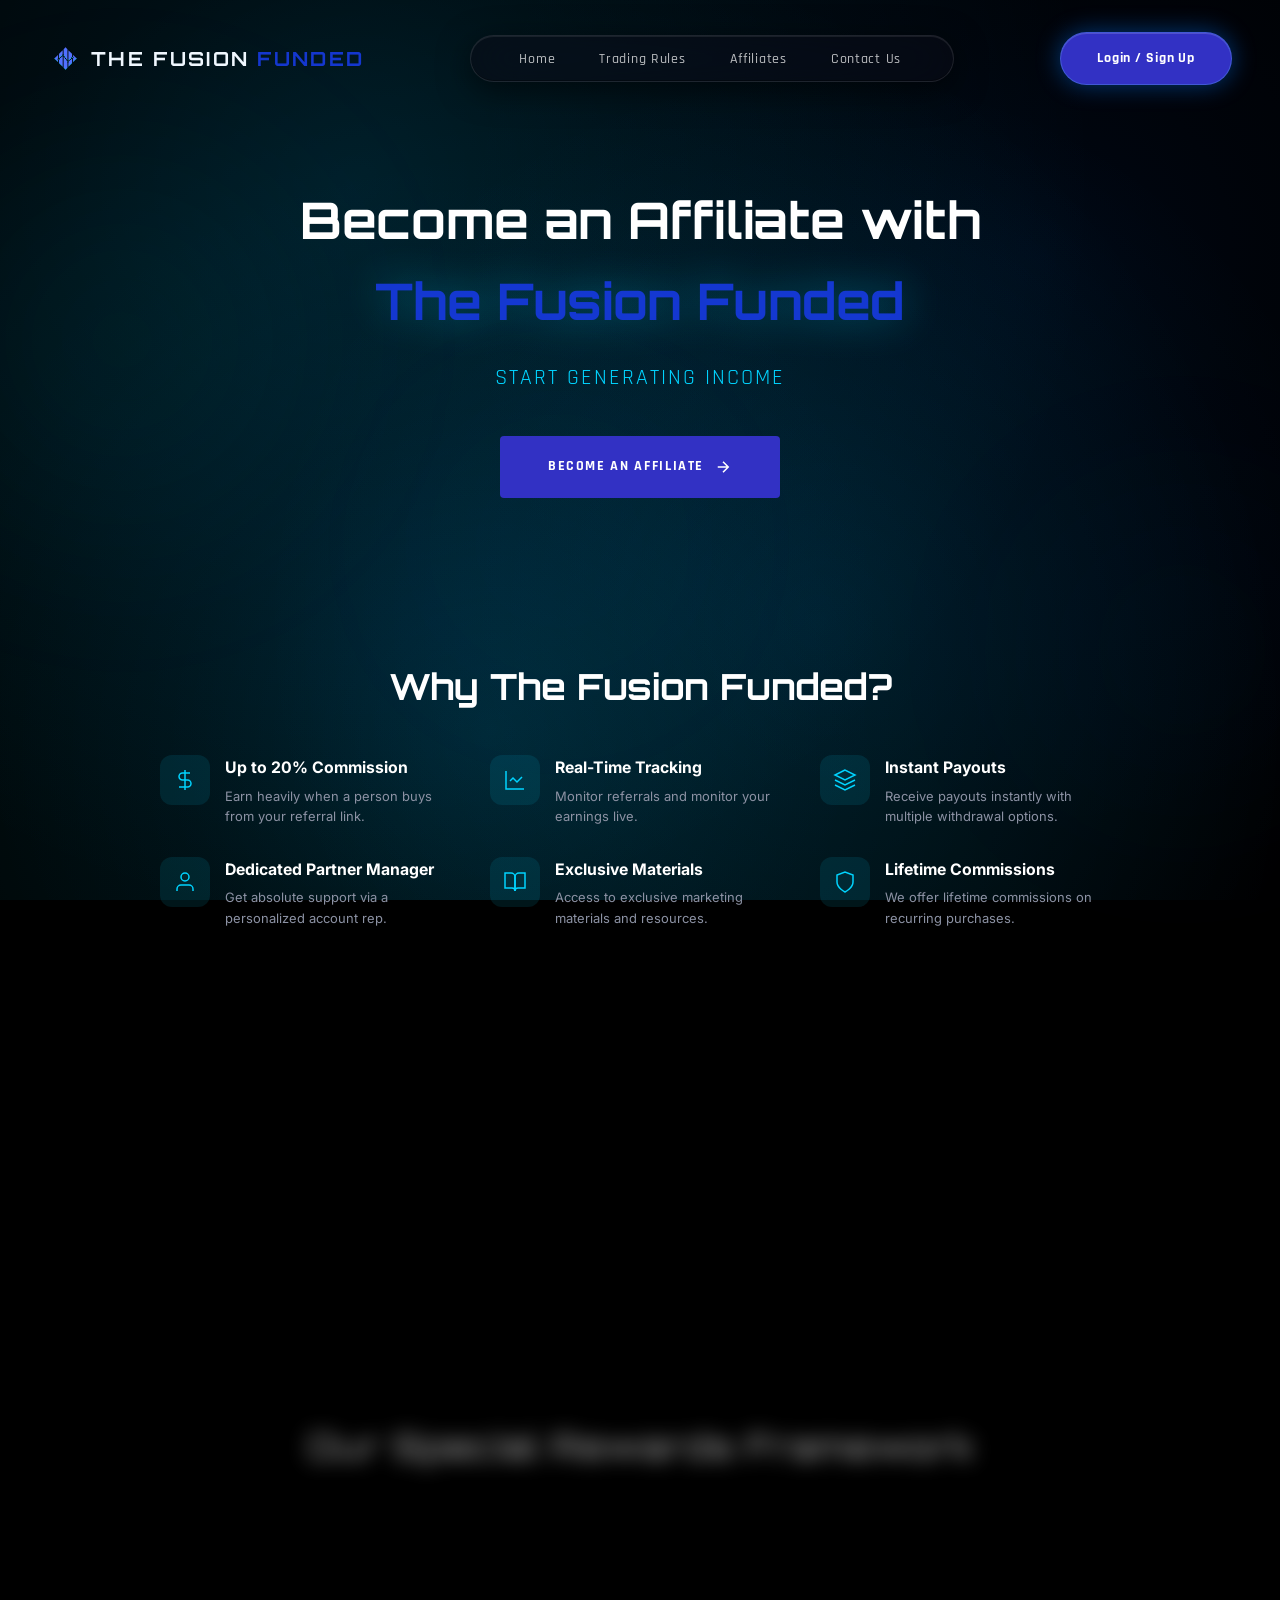
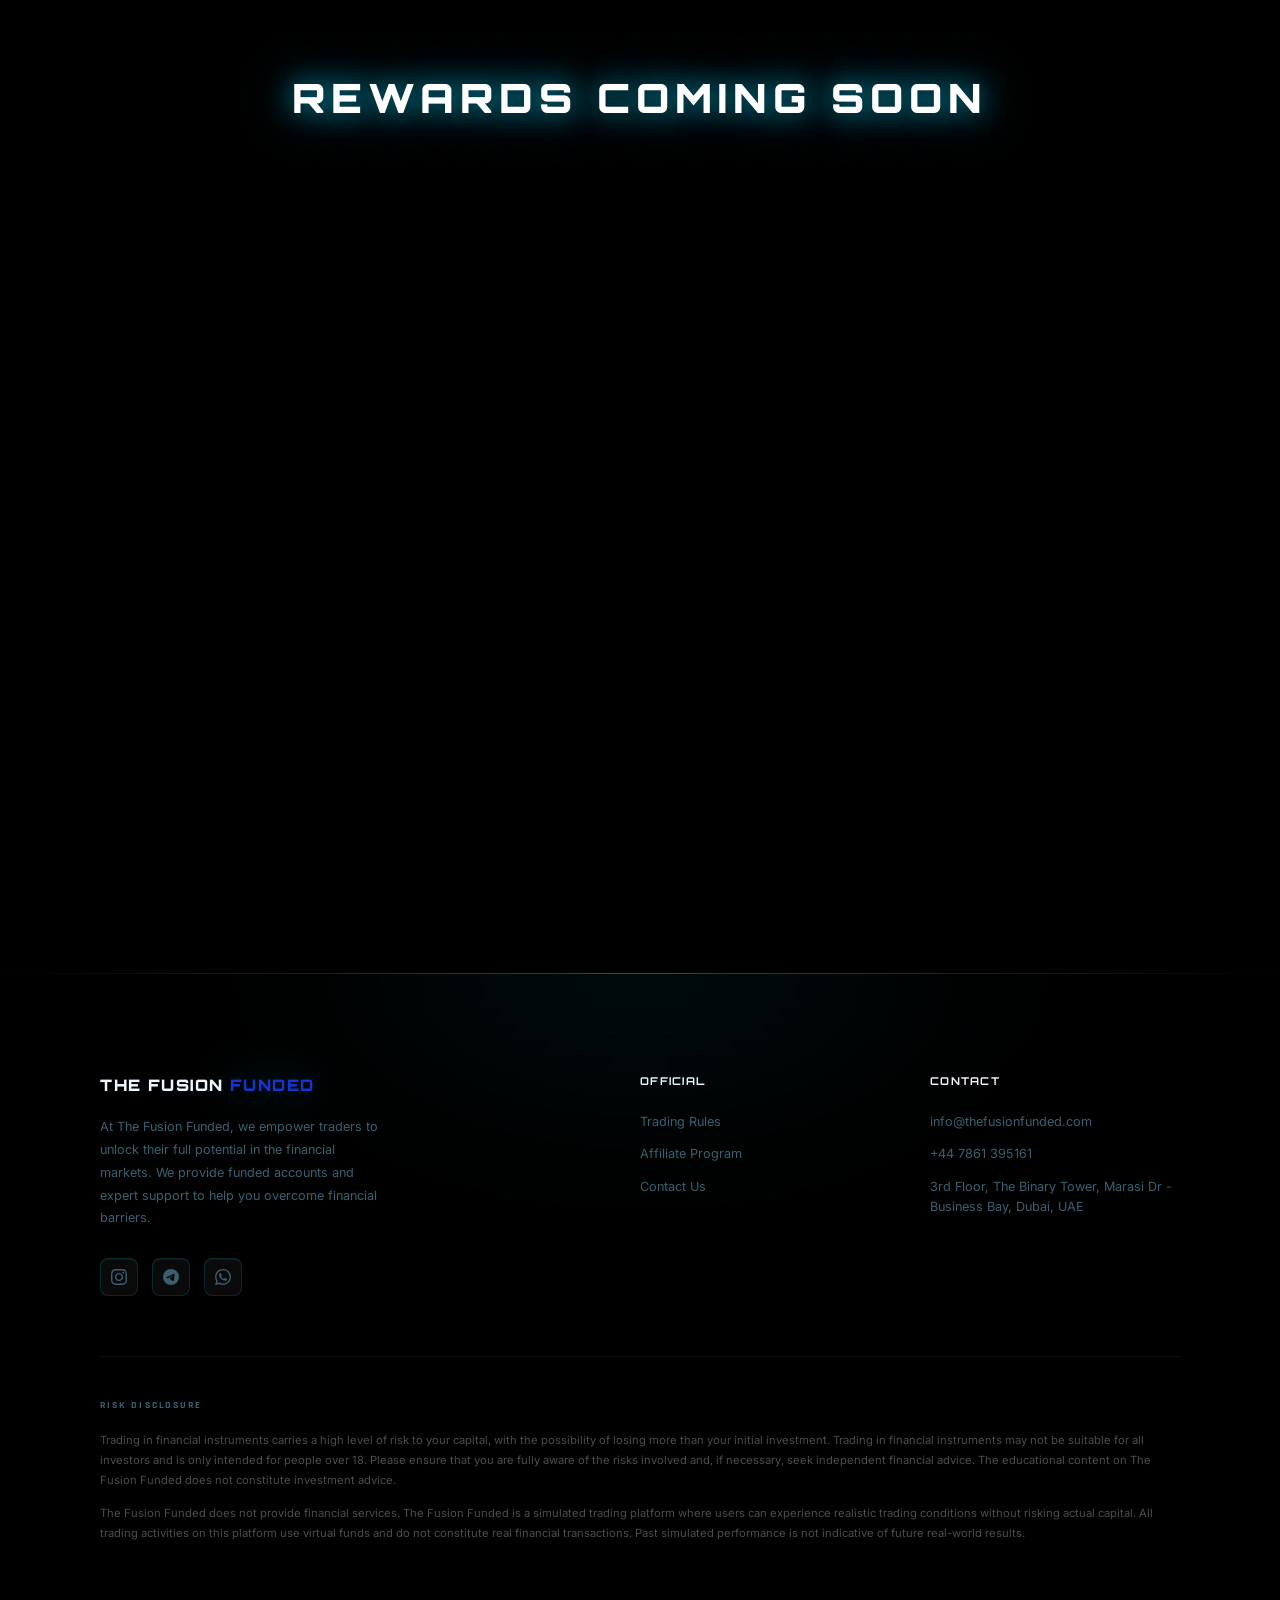
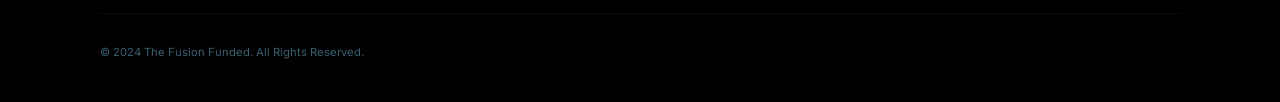
<file: affiliate_program.html>
<!DOCTYPE html>
<html lang="en">

<head>
  <meta charset="UTF-8" />
  <meta name="viewport" content="width=device-width, initial-scale=1.0" />
  <meta name="description" content="The Fusion Funded — Affiliate Program." />
  <title>The Fusion Funded | Affiliate Program</title>
  <link rel="preconnect" href="https://fonts.googleapis.com" />
  <link rel="preconnect" href="https://fonts.gstatic.com" crossorigin />
  <link
    href="https://fonts.googleapis.com/css2?family=Orbitron:wght@400;600;700;900&family=Inter:wght@300;400;500;600&family=Rajdhani:wght@300;400;500;600;700&display=swap"
    rel="stylesheet" />
  <link rel="stylesheet" href="style.css?v=2" />
  <style>
    html, body {
      overflow-x: hidden;
      max-width: 100%;
    }

    /* Hero */
    .affiliate-hero {
      padding-top: 180px;
      padding-bottom: 80px;
      text-align: center;
      position: relative;
      z-index: 2;
    }

    .affiliate-hero-title {
      font-family: 'Orbitron', sans-serif;
      font-size: 3.5rem;
      color: #fff;
      margin-bottom: 20px;
    }

    .affiliate-hero-subtitle {
      font-family: 'Rajdhani', sans-serif;
      font-size: 1.5rem;
      color: #00d4ff;
      margin-bottom: 40px;
      text-transform: uppercase;
      letter-spacing: 2px;
    }

    /* Steps Tracker */
    .steps-section {
      padding: 60px 0;
      position: relative;
      z-index: 2;
    }

    .steps-container {
      display: grid;
      grid-template-columns: repeat(auto-fit, minmax(300px, 1fr));
      gap: 40px;
      position: relative;
    }

    /* Connecting Line Removed */
    .steps-container::before {
      display: none;
    }

    .step-card {
      background: rgba(14, 18, 30, 0.8);
      border: 1px solid rgba(0, 212, 255, 0.2);
      border-radius: 12px;
      padding: 50px 30px;
      min-height: 250px;
      display: flex;
      flex-direction: column;
      justify-content: center;
      text-align: center;
      flex: 1;
      backdrop-filter: blur(10px);
      transition: transform 0.4s ease, box-shadow 0.4s ease;
      position: relative;
    }

    .step-card:hover {
      transform: translateY(-10px);
      box-shadow: 0 15px 30px rgba(0, 212, 255, 0.2);
    }

    .step-number {
      width: 50px;
      height: 50px;
      background: #00d4ff;
      color: #fff;
      border-radius: 50%;
      display: flex;
      align-items: center;
      justify-content: center;
      font-family: 'Orbitron', sans-serif;
      font-weight: bold;
      font-size: 1.5rem;
      margin: 0 auto 25px auto;
      box-shadow: 0 0 20px rgba(0, 212, 255, 0.5);
    }

    .step-card h3 {
      font-family: 'Rajdhani', sans-serif;
      color: #fff;
      font-size: 1.8rem;
      margin-bottom: 15px;
    }

    .step-card p {
      color: #b0b0b0;
      font-size: 1.1rem;
      line-height: 1.6;
    }

    @media (max-width: 768px) {
      .steps-container {
        flex-direction: column;
      }

      .steps-container::before {
        display: none;
      }

      .affiliate-hero {
        padding-top: 110px;
        padding-bottom: 40px;
      }

      .affiliate-hero-title {
        font-size: 1.8rem;
      }

      .affiliate-hero-subtitle {
        font-size: 1.1rem;
      }

      .section-heading {
        font-size: 1.6rem;
        margin-bottom: 30px;
      }

      .benefits-grid {
        grid-template-columns: 1fr;
      }

      .rewards-grid {
        grid-template-columns: 1fr;
      }

      .reward-image {
        height: 180px;
      }

      .terms-section {
        padding: 30px 16px;
      }

      /* Fix hunt banner inline styles */
      #hunt-banner {
        padding: 0 !important;
      }

      #hunt-banner > div {
        border-radius: 16px !important;
      }

      #hunt-banner > div > div {
        padding: 24px 16px !important;
        flex-direction: column !important;
        align-items: stretch !important;
        gap: 16px !important;
        box-sizing: border-box !important;
      }

      #hunt-banner > div > div > div[style*="flex:1"],
      #hunt-banner > div > div > div[style*="flex-shrink:0"] {
        min-width: 0 !important;
        max-width: 100% !important;
        width: 100% !important;
      }

      #hunt-banner a {
        white-space: normal !important;
        width: 100% !important;
        box-sizing: border-box !important;
        text-align: center !important;
      }

      /* Fix step cards */
      .step-card {
        padding: 30px 20px;
      }

      /* Fix benefits container double padding */
      .benefits-grid.container {
        padding: 0 !important;
      }
    }

    /* Rewards Section */
    .rewards-section {
      padding: 80px 0;
      position: relative;
      z-index: 2;
    }

    .rewards-coming-overlay {
      position: absolute;
      inset: 0;
      z-index: 10;
      backdrop-filter: blur(10px);
      -webkit-backdrop-filter: blur(10px);
      background: rgba(0, 0, 0, 0.55);
      border-radius: 16px;
      display: flex;
      align-items: center;
      justify-content: center;
    }

    .rewards-coming-overlay span {
      font-family: 'Orbitron', sans-serif;
      font-size: clamp(1.4rem, 4vw, 2.8rem);
      font-weight: 900;
      letter-spacing: 0.15em;
      text-transform: uppercase;
      color: #fff;
      text-shadow: 0 0 30px rgba(0, 212, 255, 0.8), 0 0 60px rgba(0, 212, 255, 0.4);
    }

    .section-heading {
      text-align: center;
      font-family: 'Orbitron', sans-serif;
      font-size: 2.5rem;
      color: #fff;
      margin-bottom: 60px;
    }

    .rewards-grid {
      display: grid;
      grid-template-columns: repeat(auto-fit, minmax(250px, 1fr));
      gap: 30px;
    }

    .reward-card {
      background: transparent;
      border: 1px solid rgba(255, 255, 255, 0.05);
      border-radius: 16px;
      padding: 40px 20px;
      text-align: center;
      position: relative;
      overflow: hidden;
      transition: all 0.4s ease;
      display: flex;
      flex-direction: column;
      justify-content: center;
      align-items: center;
    }

    /* Dynamic glow based on tier */
    .reward-card:nth-child(1):hover {
      border-color: rgba(255, 255, 255, 0.5);
      box-shadow: 0 0 20px rgba(255, 255, 255, 0.2);
    }

    .reward-card:nth-child(2):hover {
      border-color: rgba(0, 255, 170, 0.5);
      box-shadow: 0 0 20px rgba(0, 255, 170, 0.2);
    }

    .reward-card:nth-child(3):hover {
      border-color: rgba(0, 212, 255, 0.6);
      box-shadow: 0 0 20px rgba(0, 212, 255, 0.3);
    }

    .reward-card:nth-child(4):hover {
      border-color: rgba(170, 0, 255, 0.6);
      box-shadow: 0 0 20px rgba(170, 0, 255, 0.3);
    }

    .reward-card:nth-child(5):hover {
      border-color: rgba(255, 0, 102, 0.6);
      box-shadow: 0 0 20px rgba(255, 0, 102, 0.3);
    }

    .reward-card:nth-child(6):hover {
      border-color: rgba(255, 170, 0, 0.7);
      box-shadow: 0 0 25px rgba(255, 170, 0, 0.4);
    }

    .reward-card:nth-child(7):hover {
      border-color: rgba(255, 215, 0, 0.9);
      box-shadow: 0 0 35px rgba(255, 215, 0, 0.6);
      transform: scale(1.05);
      z-index: 10;
    }

    .reward-sales {
      font-size: 1.1rem;
      color: #8c92a4;
      text-transform: uppercase;
      letter-spacing: 1px;
      margin-bottom: 10px;
    }

    .reward-sales span {
      font-weight: 700;
      color: #fff;
      font-size: 1.3rem;
    }

    .reward-item {
      font-family: 'Rajdhani', sans-serif;
      font-size: 2rem;
      font-weight: 700;
      color: #00d4ff;
      background: linear-gradient(90deg, #fff, #00d4ff);
      -webkit-background-clip: text;
      background-clip: text;
      -webkit-text-fill-color: transparent;
    }

    .reward-image {
      width: 100%;
      height: 250px;
      object-fit: cover;
      margin-bottom: 25px;
      border-radius: 12px;
    }

    /* Benefits */
    .benefits-section {
      padding: 80px 0;
      border-top: none;
      position: relative;
      z-index: 2;
      border-radius: 0;
      margin-bottom: 60px;
      background: transparent;
    }

    .benefits-grid {
      display: grid;
      grid-template-columns: repeat(auto-fit, minmax(300px, 1fr));
      gap: 30px;
    }

    .benefit-item {
      display: flex;
      align-items: flex-start;
      gap: 15px;
    }

    .benefit-icon {
      width: 50px;
      height: 50px;
      background: rgba(0, 212, 255, 0.1);
      border-radius: 12px;
      color: #00d4ff;
      display: flex;
      align-items: center;
      justify-content: center;
      flex-shrink: 0;
    }

    .benefit-icon svg {
      width: 24px;
      height: 24px;
    }

    .benefit-text h4 {
      font-family: 'Inter', sans-serif;
      font-size: 1.1rem;
      color: #fff;
      margin-bottom: 5px;
    }

    /* Terms */
    .terms-section {
      padding: 60px;
      background: transparent;
      border-radius: 20px;
      border: none;
      margin-bottom: 100px;
      position: relative;
      z-index: 2;
    }

    .terms-section h3 {
      font-family: 'Orbitron', sans-serif;
      color: #fff;
      margin-bottom: 20px;
    }

    .terms-section ul {
      margin-left: 20px;
      color: #b0b0b0;
      line-height: 1.8;
      font-size: 0.95rem;
    }

    .terms-section li {
      margin-bottom: 10px;
    }

    /* Animations */
    .animate-on-scroll {
      opacity: 0;
      transform: scale(0.85);
      transition: all 0.6s cubic-bezier(0.175, 0.885, 0.32, 1.275);
    }

    .animate-on-scroll.scrolled {
      opacity: 1;
      transform: scale(1);
    }

    .slide-left {
      opacity: 0;
      transform: translateY(20px);
      transition: all 0.7s cubic-bezier(0.25, 0.46, 0.45, 0.94);
    }

    .slide-left.scrolled {
      opacity: 1;
      transform: translateY(0);
    }

    .slide-right {
      opacity: 0;
      transform: translateY(20px);
      transition: all 0.7s cubic-bezier(0.25, 0.46, 0.45, 0.94);
    }

    .slide-right.scrolled {
      opacity: 1;
      transform: translateY(0);
    }
  </style>
</head>

<body style="overflow-x:hidden;max-width:100vw;">

  <!-- ===== GLOBAL LIQUID GRADIENT BG ===== -->
  <canvas id="liquid-bg"></canvas>

  <!-- ===== NAVBAR ===== -->
  <nav id="navbar">
    <div class="nav-inner">
      <div class="nav-logo" id="nav-logo" onclick="window.location.href='index.html';">
        <img src="logo.png" alt="Logo" class="nav-logo-img">
        <span class="logo-text">THE FUSION</span>
        <span class="logo-accent">FUNDED</span>
      </div>
      <ul class="nav-links" id="nav-links">
        <li><a href="index.html" class="nav-link">Home</a></li>
        <li><a href="trading_rules.html" class="nav-link">Trading Rules</a></li>
        <li><a href="affiliate_program.html" class="nav-link">Affiliates</a></li>
        <li><a href="contact_us.html" class="nav-link">Contact Us</a></li>
        <li><a href="https://user.thefusionfunded.com/user/signup" class="nav-cta-mobile" target="_blank">Login / Sign
            Up</a></li>
      </ul>
      <a href="https://user.thefusionfunded.com/user/signup" class="nav-cta" id="nav-cta" target="_blank">Login / Sign
        Up</a>
      <button class="hamburger" id="hamburger" aria-label="Toggle navigation">
        <span></span><span></span><span></span>
      </button>
    </div>
  </nav>

  <!-- ===== FLOATING GRADIENT ORBS ===== -->
  <div class="gradient-orb orb-1"></div>
  <div class="gradient-orb orb-2"></div>
  <div class="gradient-orb orb-3"></div>

  <!-- ===== HERO SECTION ===== -->
  <section class="affiliate-hero container">
    <h1 class="affiliate-hero-title">Become an Affiliate with <br><span class="gradient-text">The Fusion Funded</span>
    </h1>
    <p class="affiliate-hero-subtitle">Start Generating Income</p>
    <a href="https://user.thefusionfunded.com/user/signup" class="btn-primary btn-large" target="_blank">
      <span>Become an Affiliate</span>
      <svg viewBox="0 0 24 24" fill="none" stroke="currentColor" stroke-width="2">
        <path d="M5 12h14M12 5l7 7-7 7" />
      </svg>
    </a>
  </section>


  <!-- ===== BENEFITS ===== -->
  <section class="container">
    <div class="benefits-section animate-on-scroll">
      <h2 class="section-heading" style="margin-bottom: 40px;">Why The Fusion Funded?</h2>
      <div class="benefits-grid container">
        <div class="benefit-item">
          <div class="benefit-icon">
            <svg viewBox="0 0 24 24" fill="none" stroke="currentColor" stroke-width="1.5">
              <path d="M12 2v20M17 5H9.5a3.5 3.5 0 0 0 0 7h5a3.5 3.5 0 0 1 0 7H6" />
            </svg>
          </div>
          <div class="benefit-text">
            <h4>Up to 20% Commission</h4>
            <p style="color: #8c92a4; font-size: 0.9rem;">Earn heavily when a person buys from your referral link.</p>
          </div>
        </div>
        <div class="benefit-item">
          <div class="benefit-icon">
            <svg viewBox="0 0 24 24" fill="none" stroke="currentColor" stroke-width="1.5">
              <path d="M3 3v18h18" />
              <path d="m19 9-5 5-4-4-3 3" />
            </svg>
          </div>
          <div class="benefit-text">
            <h4>Real-Time Tracking</h4>
            <p style="color: #8c92a4; font-size: 0.9rem;">Monitor referrals and monitor your earnings live.</p>
          </div>
        </div>
        <div class="benefit-item">
          <div class="benefit-icon">
            <svg viewBox="0 0 24 24" fill="none" stroke="currentColor" stroke-width="1.5">
              <path d="M12 2L2 7l10 5 10-5-10-5zM2 17l10 5 10-5M2 12l10 5 10-5" />
            </svg>
          </div>
          <div class="benefit-text">
            <h4>Instant Payouts</h4>
            <p style="color: #8c92a4; font-size: 0.9rem;">Receive payouts instantly with multiple withdrawal options.
            </p>
          </div>
        </div>
        <div class="benefit-item">
          <div class="benefit-icon">
            <svg viewBox="0 0 24 24" fill="none" stroke="currentColor" stroke-width="1.5">
              <path d="M20 21v-2a4 4 0 0 0-4-4H8a4 4 0 0 0-4 4v2" />
              <circle cx="12" cy="7" r="4" />
            </svg>
          </div>
          <div class="benefit-text">
            <h4>Dedicated Partner Manager</h4>
            <p style="color: #8c92a4; font-size: 0.9rem;">Get absolute support via a personalized account rep.</p>
          </div>
        </div>
        <div class="benefit-item">
          <div class="benefit-icon">
            <svg viewBox="0 0 24 24" fill="none" stroke="currentColor" stroke-width="1.5">
              <path d="M2 3h6a4 4 0 0 1 4 4v14a3 3 0 0 0-3-3H2z" />
              <path d="M22 3h-6a4 4 0 0 0-4 4v14a3 3 0 0 1 3-3h7z" />
            </svg>
          </div>
          <div class="benefit-text">
            <h4>Exclusive Materials</h4>
            <p style="color: #8c92a4; font-size: 0.9rem;">Access to exclusive marketing materials and resources.</p>
          </div>
        </div>
        <div class="benefit-item">
          <div class="benefit-icon">
            <svg viewBox="0 0 24 24" fill="none" stroke="currentColor" stroke-width="1.5">
              <path d="M12 22s8-4 8-10V5l-8-3-8 3v7c0 6 8 10 8 10z" />
            </svg>
          </div>
          <div class="benefit-text">
            <h4>Lifetime Commissions</h4>
            <p style="color: #8c92a4; font-size: 0.9rem;">We offer lifetime commissions on recurring purchases.</p>
          </div>
        </div>
      </div>
    </div>
  </section>
  <!-- ===== HUNT WITH US CTA BANNER ===== -->
  <section id="hunt-banner" class="container" style="margin-bottom: 60px; position: relative; z-index: 2;">
    <div
      style="position:relative;border-radius:20px;padding:1.5px;background:conic-gradient(from 0deg,transparent 0deg,rgba(0,212,255,0.7) 60deg,rgba(0,80,200,0.4) 120deg,transparent 180deg,rgba(0,212,255,0.5) 240deg,transparent 300deg,transparent 360deg);animation:cgSpin 12s linear infinite;overflow:hidden;box-sizing:border-box;width:100%;">
      <div
        style="border-radius:19px;background:rgba(6,14,28,0.85);backdrop-filter:blur(32px) saturate(180%);-webkit-backdrop-filter:blur(32px) saturate(180%);padding:clamp(20px,4vw,48px) clamp(16px,4vw,52px);display:flex;align-items:center;justify-content:space-between;gap:24px;flex-wrap:wrap;box-shadow:0 8px 60px rgba(0,0,0,0.6),inset 0 1px 0 rgba(255,255,255,0.07);position:relative;overflow:hidden;box-sizing:border-box;width:100%;">
        <!-- shimmer line -->
        <div
          style="position:absolute;top:0;left:0;right:0;height:1px;background:linear-gradient(90deg,transparent,rgba(0,212,255,0.4),transparent);">
        </div>
        <!-- floating dots -->
        <div style="position:absolute;inset:0;pointer-events:none;overflow:hidden;">
          <div
            style="position:absolute;width:4px;height:4px;border-radius:50%;background:rgba(255,255,255,0.25);top:20%;left:25%;animation:dotFloat 6s ease-in-out infinite;">
          </div>
          <div
            style="position:absolute;width:3px;height:3px;border-radius:50%;background:rgba(255,255,255,0.18);top:60%;left:45%;animation:dotFloat 8s 2s ease-in-out infinite;">
          </div>
          <div
            style="position:absolute;width:3px;height:3px;border-radius:50%;background:rgba(255,255,255,0.2);top:35%;left:65%;animation:dotFloat 7s 1s ease-in-out infinite;">
          </div>
          <div
            style="position:absolute;width:2px;height:2px;border-radius:50%;background:rgba(255,255,255,0.15);top:75%;left:55%;animation:dotFloat 9s 3s ease-in-out infinite;">
          </div>
        </div>
        <!-- left: headline -->
        <div style="flex-shrink:0;">
          <h2
            style="font-family:'Orbitron',monospace;font-size:clamp(1.6rem,3vw,2.4rem);font-weight:900;color:#ffffff;line-height:1.15;margin:0;">
            Hunt with Us.<br>Eat with Us.</h2>
        </div>
        <!-- center: desc -->
        <div style="flex:1;min-width:0;max-width:420px;word-break:break-word;">
          <p
            style="font-family:'Inter',sans-serif;font-size:0.97rem;color:rgba(255,255,255,0.65);line-height:1.7;margin:0;">
            The industry's most aggressive affiliate program. Lifetime commissions, luxury milestone rewards, and
            on-demand payouts.</p>
        </div>
        <!-- right: buttons -->
        <div style="display:flex;flex-direction:column;gap:12px;flex-shrink:0;">
          <a href="https://user.thefusionfunded.com/user/signup" target="_blank"
            style="display:inline-flex;align-items:center;justify-content:center;font-family:'Rajdhani',sans-serif;font-size:0.88rem;font-weight:700;letter-spacing:0.12em;text-transform:uppercase;padding:14px 20px;background:transparent;color:#ffffff;border:1.5px solid rgba(255,255,255,0.35);border-radius:8px;white-space:normal;transition:all 0.3s;text-decoration:none;width:100%;box-sizing:border-box;"
            onmouseover="this.style.borderColor='#fff';this.style.background='rgba(255,255,255,0.08)'"
            onmouseout="this.style.borderColor='rgba(255,255,255,0.35)';this.style.background='transparent'">Join The
            Affiliate</a>
          <a href="https://wa.me/447861395161?text=Hey%20I%20want%20to%20join%20the%20affiliate%20program"
            target="_blank"
            style="display:inline-flex;align-items:center;justify-content:center;gap:8px;font-family:'Rajdhani',sans-serif;font-size:0.88rem;font-weight:700;letter-spacing:0.08em;padding:14px 20px;background:#25D366;color:#fff;border:none;border-radius:8px;white-space:normal;transition:all 0.3s;text-decoration:none;box-shadow:0 4px 20px rgba(37,211,102,0.35);width:100%;box-sizing:border-box;"
            onmouseover="this.style.boxShadow='0 4px 28px rgba(37,211,102,0.55)';this.style.transform='translateY(-2px)'"
            onmouseout="this.style.boxShadow='0 4px 20px rgba(37,211,102,0.35)';this.style.transform='translateY(0)'">
            <svg viewBox="0 0 24 24" fill="currentColor" width="16" height="16">
              <path
                d="M17.472 14.382c-.297-.149-1.758-.867-2.03-.967-.273-.099-.471-.148-.67.15-.197.297-.767.966-.94 1.164-.173.199-.347.223-.644.075-.297-.15-1.255-.463-2.39-1.475-.883-.788-1.48-1.761-1.653-2.059-.173-.297-.018-.458.13-.606.134-.133.298-.347.446-.52.149-.174.198-.298.298-.497.099-.198.05-.371-.025-.52-.075-.149-.669-1.612-.916-2.207-.242-.579-.487-.5-.669-.51-.173-.008-.371-.01-.57-.01-.198 0-.52.074-.792.372-.272.297-1.04 1.016-1.04 2.479 0 1.462 1.065 2.875 1.213 3.074.149.198 2.096 3.2 5.077 4.487.709.306 1.262.489 1.694.625.712.227 1.36.195 1.871.118.571-.085 1.758-.719 2.006-1.413.248-.694.248-1.289.173-1.413-.074-.124-.272-.198-.57-.347m-5.421 7.403h-.004a9.87 9.87 0 01-5.031-1.378l-.361-.214-3.741.982.998-3.648-.235-.374a9.86 9.86 0 01-1.51-5.26c.001-5.45 4.436-9.884 9.888-9.884 2.64 0 5.122 1.03 6.988 2.898a9.825 9.825 0 012.893 6.994c-.003 5.45-4.437 9.884-9.885 9.884m8.413-18.297A11.815 11.815 0 0012.05 0C5.495 0 .16 5.335.157 11.892c0 2.096.547 4.142 1.588 5.945L.057 24l6.305-1.654a11.882 11.882 0 005.683 1.448h.005c6.554 0 11.89-5.335 11.893-11.893a11.821 11.821 0 00-3.48-8.413z" />
            </svg>
            +44-7861395161
          </a>
        </div>
      </div>
    </div>
  </section>

  <!-- ===== REWARDS LADDER ===== -->
  <section class="rewards-section container">
    <div class="rewards-coming-overlay"><span>Rewards Coming Soon</span></div>
    <h2 class="section-heading">Our Special Rewards Framework</h2>
    <div class="rewards-grid">
      <div class="reward-card slide-left">
        <img class="reward-image" src="iphone_reward.png" alt="iPhone 128GB">
        <div class="reward-sales"><span>50</span> Account Sales</div>
        <div class="reward-item">iPhone (128GB)</div>
      </div>
      <div class="reward-card slide-right">
        <img class="reward-image" src="macbook_reward.png" alt="MacBook Air">
        <div class="reward-sales"><span>100</span> Account Sales</div>
        <div class="reward-item">MacBook Air</div>
      </div>
      <div class="reward-card slide-left">
        <img class="reward-image" src="cash_reward.png" alt="$1500 Cash">
        <div class="reward-sales"><span>200</span> Account Sales</div>
        <div class="reward-item">$1,500 Cash Prize</div>
      </div>
      <div class="reward-card slide-right">
        <img class="reward-image" src="tiago_reward.png" alt="Tata Tiago">
        <div class="reward-sales"><span>500</span> Account Sales</div>
        <div class="reward-item">Tata Tiago</div>
      </div>
      <!-- <div class="reward-card slide-left">
        <img class="reward-image" src="nexon_reward.png" alt="Tata Nexon">
        <div class="reward-sales"><span>800</span> Account Sales</div>
        <div class="reward-item">Tata Nexon</div>
      </div> -->
      <!-- <div class="reward-card slide-right">
        <img class="reward-image" src="harrier_reward.png" alt="Tata Harrier">
        <div class="reward-sales"><span>1500</span> Account Sales</div>
        <div class="reward-item">Tata Harrier</div>
      </div> -->
      <!-- <div class="reward-card animate-on-scroll" style="grid-column: 1 / -1; margin-top: 20px;">
        <img class="reward-image" src="mercedes_reward.png" style="height: 400px; width: 100%; object-fit: cover;" alt="Mercedes C-Class">
        <div class="reward-sales" style="font-size: 1.5rem;"><span>3000</span> Account Sales</div>
        <div class="reward-item" style="font-size: 3rem;">Mercedes (C-Class)</div>
      </div> -->
    </div>
  </section>

  <section class="container">
    <div class="terms-section animate-on-scroll">
      <h3>Terms & Conditions</h3>
      <ul>
        <li>You will get instant commission in your referral dashboard, for all the account purchase through your link.
        </li>
        <li>You can withdraw affiliate commission once you withdrawal commission is at least 150USD or more.</li>
        <li>If you will get minimum 25K account and above sale than only we will count it as one sale in our special
          reward.</li>
        <li>Once you reach to our car price you will get ex-showroom price of car (Base model).</li>
        <li>You will also get one special manager once you get 50 sale of any account size.</li>
      </ul>
      <div style="margin-top: 30px;">
        <a href="https://wa.me/message/M3FHBYUPELBIJ1" class="btn-ghost" target="_blank">
          <span>Need Help? Contact Us</span>
        </a>
      </div>
    </div>
  </section>


  <style>
    #hunt-banner {
      opacity: 0;
      transform: translateY(100px) scale(0.88) rotateX(8deg);
      filter: blur(6px);
      transition: opacity 0.9s cubic-bezier(0.22, 1, 0.36, 1), transform 0.9s cubic-bezier(0.22, 1, 0.36, 1), filter 0.9s ease;
    }

    #hunt-banner.hunt-visible {
      opacity: 1;
      transform: translateY(0) scale(1) rotateX(0deg);
      filter: blur(0px);
    }

    @keyframes dotFloat {

      0%,
      100% {
        transform: translateY(0);
        opacity: 0.6;
      }

      50% {
        transform: translateY(-12px);
        opacity: 1;
      }
    }
  </style>

  <!-- ===== LONG FOOTER ===== -->
  <footer class="footer long-footer">
    <div class="footer-glow"></div>
    <div class="footer-gradient-shape"></div>
    <div class="container">
      <div class="footer-grid footer-grid-3">
        <div class="footer-brand">
          <div class="footer-logo">THE FUSION <span class="gradient-text">FUNDED</span></div>
          <p>At The Fusion Funded, we empower traders to unlock their full potential in the financial markets. We
            provide funded accounts and expert support to help you overcome financial barriers.</p>
          <div class="social-links">
            <a href="https://www.instagram.com/thefusionfunded/" class="social-link" aria-label="Instagram"
              target="_blank">
              <svg viewBox="0 0 24 24" fill="currentColor">
                <path
                  d="M12 2.163c3.204 0 3.584.012 4.85.07 3.252.148 4.771 1.691 4.919 4.919.058 1.265.069 1.645.069 4.849 0 3.205-.012 3.584-.069 4.849-.149 3.225-1.664 4.771-4.919 4.919-1.266.058-1.644.07-4.85.07-3.204 0-3.584-.012-4.849-.07-3.26-.149-4.771-1.699-4.919-4.92-.058-1.265-.07-1.644-.07-4.849 0-3.204.013-3.583.07-4.849.149-3.227 1.664-4.771 4.919-4.919 1.266-.057 1.645-.069 4.849-.069zm0-2.163c-3.259 0-3.667.014-4.947.072-4.358.2-6.78 2.618-6.98 6.98-.059 1.281-.073 1.689-.073 4.948 0 3.259.014 3.668.072 4.948.2 4.358 2.618 6.78 6.98 6.98 1.281.058 1.689.072 4.948.072 3.259 0 3.668-.014 4.948-.072 4.354-.2 6.782-2.618 6.979-6.98.059-1.28.073-1.689.073-4.948 0-3.259-.014-3.667-.072-4.947-.196-4.354-2.617-6.78-6.979-6.98-1.281-.059-1.69-.073-4.949-.073zm0 5.838c-3.403 0-6.162 2.759-6.162 6.162s2.759 6.163 6.162 6.163 6.162-2.759 6.162-6.163c0-3.403-2.759-6.162-6.162-6.162zm0 10.162c-2.209 0-4-1.79-4-4 0-2.209 1.791-4 4-4s4 1.791 4 4c0 2.21-1.791 4-4 4zm6.406-11.845c-.796 0-1.441.645-1.441 1.44s.645 1.44 1.441 1.44c.795 0 1.439-.645 1.439-1.44s-.644-1.44-1.439-1.44z" />
              </svg>
            </a>
            <a href="https://t.me/thefusionfunded" class="social-link" aria-label="Telegram" target="_blank">
              <svg viewBox="0 0 24 24" fill="currentColor">
                <path
                  d="M11.944 0A12 12 0 0 0 0 12a12 12 0 0 0 12 12 12 12 0 0 0 12-12A12 12 0 0 0 12 0h-.056zm4.962 7.224c.1-.002.321.023.465.14a.506.506 0 0 1 .171.325c.016.093.036.306.02.472-.18 1.898-.962 6.502-1.36 8.627-.168.9-.499 1.201-.82 1.23-.696.065-1.225-.46-1.9-.902-1.056-.693-1.653-1.124-2.678-1.8-1.185-.78-.417-1.21.258-1.91.177-.184 3.247-2.977 3.307-3.23.007-.032.014-.15-.056-.212s-.174-.041-.249-.024c-.106.024-1.793 1.14-5.061 3.345-.479.33-.913.49-1.302.48-.428-.008-1.252-.241-1.865-.44-.752-.245-1.349-.374-1.297-.789.027-.216.325-.437.893-.663 3.498-1.524 5.83-2.529 6.998-3.014 3.332-1.386 4.025-1.627 4.476-1.635z" />
              </svg>
            </a>
            <a href="https://wa.me/message/M3FHBYUPELBIJ1" class="social-link" aria-label="WhatsApp" target="_blank">
              <svg viewBox="0 0 24 24" fill="currentColor">
                <path
                  d="M17.472 14.382c-.297-.149-1.758-.867-2.03-.967-.273-.099-.471-.148-.67.15-.197.297-.767.966-.94 1.164-.173.199-.347.223-.644.075-.297-.15-1.255-.463-2.39-1.475-.883-.788-1.48-1.761-1.653-2.059-.173-.297-.018-.458.13-.606.134-.133.298-.347.446-.52.149-.174.198-.298.298-.497.099-.198.05-.371-.025-.52-.075-.149-.669-1.612-.916-2.207-.242-.579-.487-.5-.669-.51-.173-.008-.371-.01-.57-.01-.198 0-.52.074-.792.372-.272.297-1.04 1.016-1.04 2.479 0 1.462 1.065 2.875 1.213 3.074.149.198 2.096 3.2 5.077 4.487.709.306 1.262.489 1.694.625.712.227 1.36.195 1.871.118.571-.085 1.758-.719 2.006-1.413.248-.694.248-1.289.173-1.413-.074-.124-.272-.198-.57-.347m-5.421 7.403h-.004a9.87 9.87 0 01-5.031-1.378l-.361-.214-3.741.982.998-3.648-.235-.374a9.86 9.86 0 01-1.51-5.26c.001-5.45 4.436-9.884 9.888-9.884 2.64 0 5.122 1.03 6.988 2.898a9.825 9.825 0 012.893 6.994c-.003 5.45-4.437 9.884-9.885 9.884m8.413-18.297A11.815 11.815 0 0012.05 0C5.495 0 .16 5.335.157 11.892c0 2.096.547 4.142 1.588 5.945L.057 24l6.305-1.654a11.882 11.882 0 005.683 1.448h.005c6.554 0 11.89-5.335 11.893-11.893a11.821 11.821 0 00-3.48-8.413z" />
              </svg>
            </a>
          </div>
        </div>

        <div class="footer-col">
          <h4>Official</h4>
          <ul>
            <li><a href="trading_rules.html">Trading Rules</a></li>
            <li><a href="affiliate_program.html">Affiliate Program</a></li>

            <li><a href="contact_us.html">Contact Us</a></li>
          </ul>
        </div>

        <div class="footer-col">
          <h4>Contact</h4>
          <ul>
            <li><a href="mailto:info@thefusionfunded.com">info@thefusionfunded.com</a></li>
            <li><a href="tel:+447861395161">+44 7861 395161</a></li>
            <li>3rd Floor, The Binary Tower, Marasi Dr - Business Bay, Dubai, UAE</li>
          </ul>
        </div>
      </div>
      <div class="footer-disclaimer">
        <h5>Risk Disclosure</h5>
        <p>Trading in financial instruments carries a high level of risk to your capital, with the possibility of losing
          more than your initial investment. Trading in financial instruments may not be suitable for all investors and
          is only intended for people over 18. Please ensure that you are fully aware of the risks involved and, if
          necessary, seek independent financial advice. The educational content on The Fusion Funded does not constitute
          investment advice.</p>
        <p>The Fusion Funded does not provide financial services. The Fusion Funded is a simulated trading platform
          where users can experience realistic trading conditions without risking actual capital. All trading activities
          on this platform use virtual funds and do not constitute real financial transactions. Past simulated
          performance is not indicative of future real-world results.</p>
      </div>

      <div class="footer-bottom">
        <p>&copy; 2024 The Fusion Funded. All Rights Reserved.</p>
        <!-- <div class="footer-bottom-links">
          <a href="#">Privacy Policy</a>
          <a href="#">Terms of Service</a>
          <a href="#">Risk Disclosure</a>
        </div> -->
      </div>
    </div>
  </footer>

  <script src="app.js"></script>
  <script>
    document.addEventListener('DOMContentLoaded', () => {
      const observer = new IntersectionObserver((entries) => {
        entries.forEach((entry) => {
          if (entry.isIntersecting) {
            entry.target.classList.add('scrolled');
          } else {
            // Re-apply animation when it goes out of screen and back
            entry.target.classList.remove('scrolled');
          }
        });
      }, { threshold: 0.1 });

      const animatedElements = document.querySelectorAll('.animate-on-scroll, .slide-left, .slide-right');
      animatedElements.forEach((el) => observer.observe(el));

      const huntBanner = document.getElementById('hunt-banner');
      if (huntBanner) {
        const huntObserver = new IntersectionObserver((entries) => {
          entries.forEach(entry => {
            if (entry.isIntersecting) {
              huntBanner.classList.add('hunt-visible');
            } else {
              huntBanner.classList.remove('hunt-visible');
            }
          });
        }, { threshold: 0.15 });
        huntObserver.observe(huntBanner);
      }
    });
  </script>
</body>

</html>
</file>
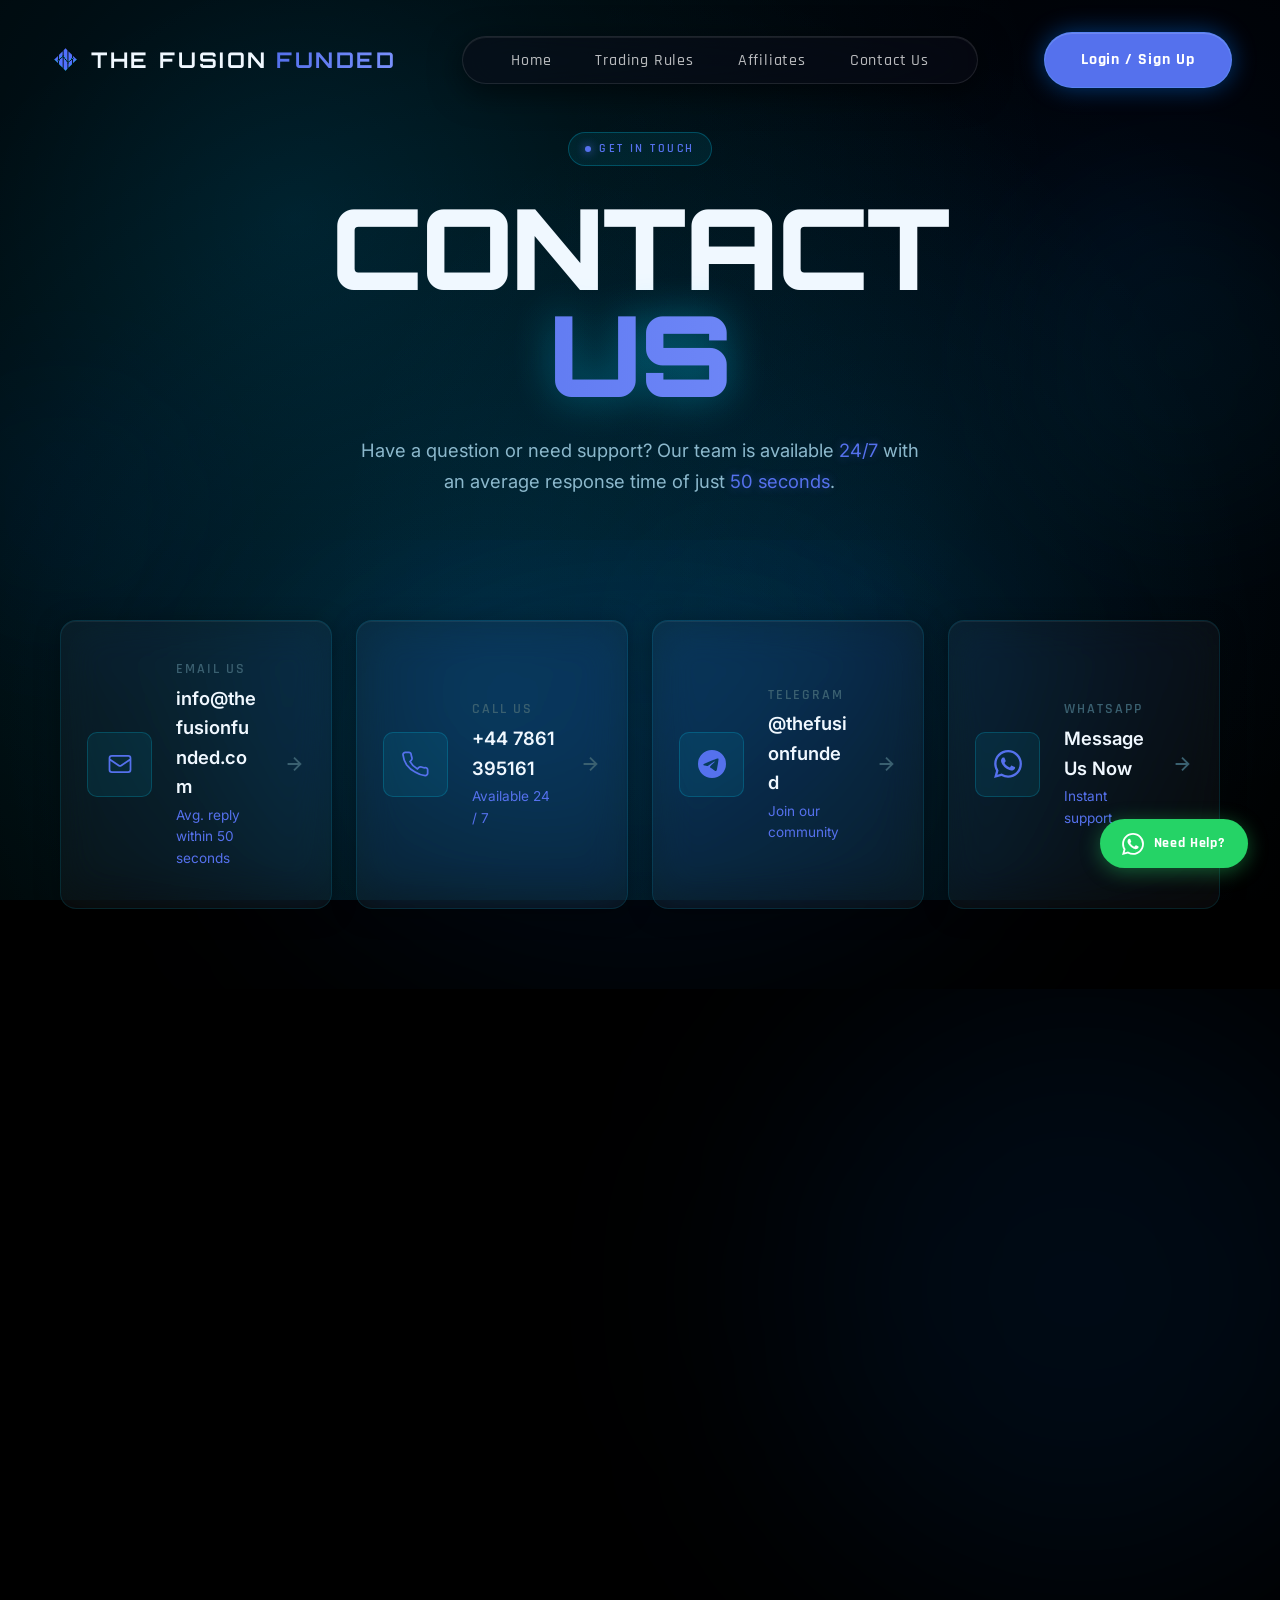
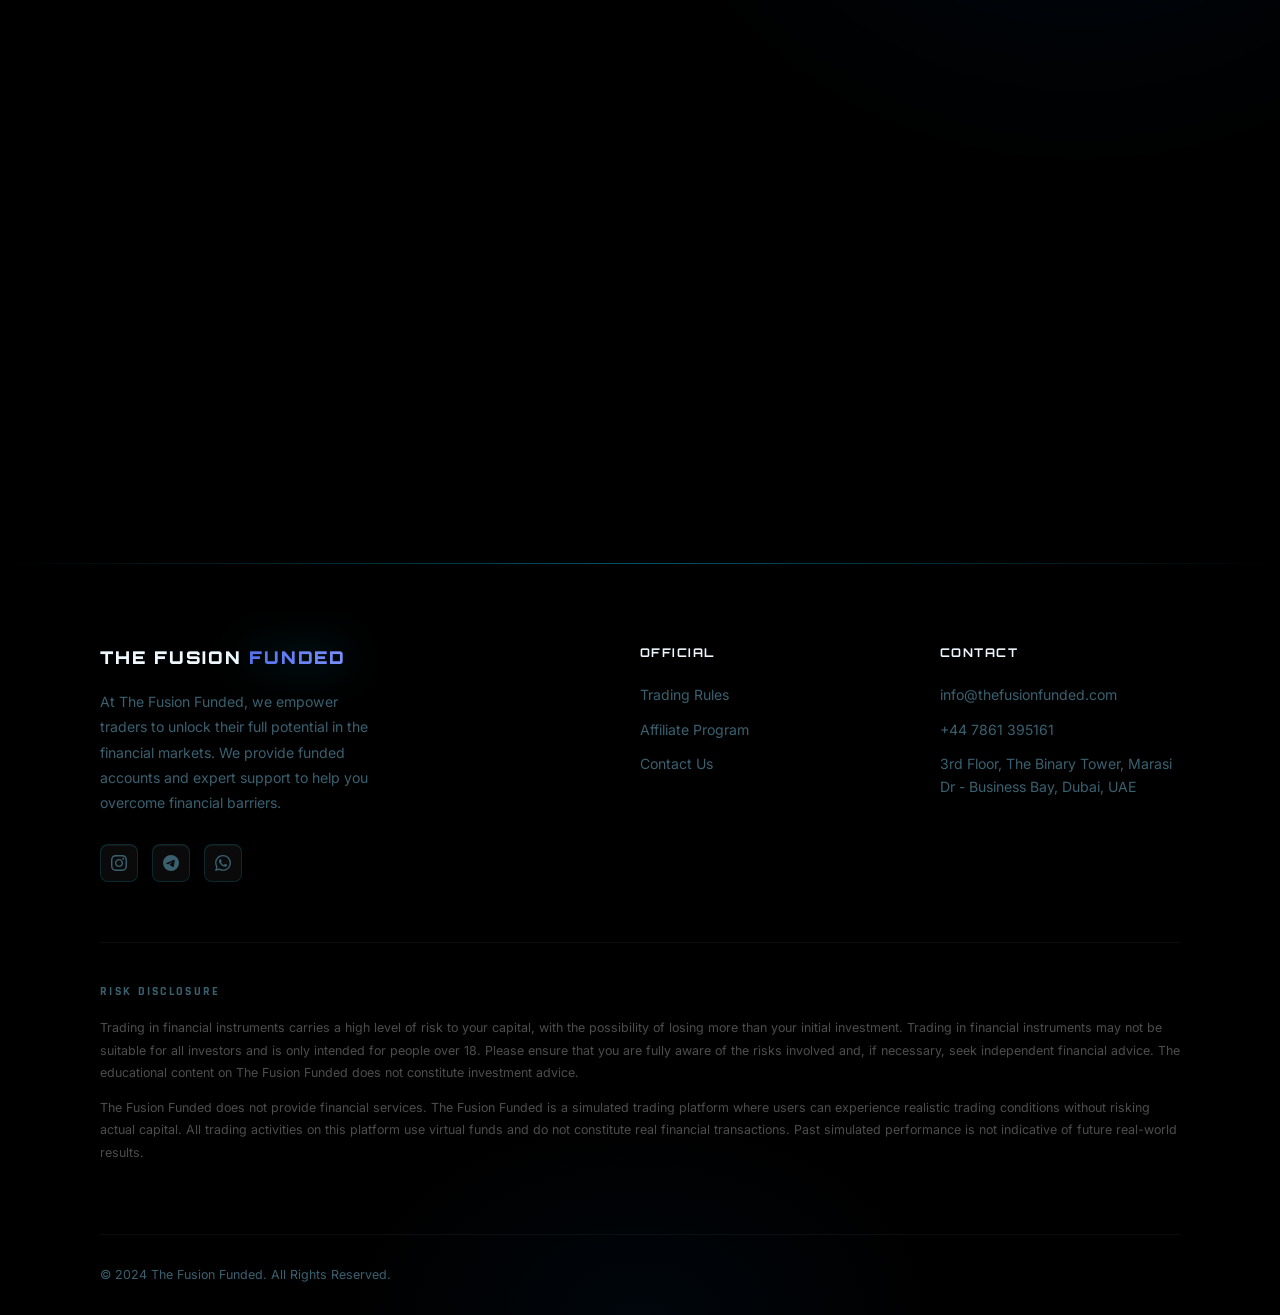
<file: contact_us.html>
<!DOCTYPE html>
<html lang="en">

<head>
  <meta charset="UTF-8" />
  <meta name="viewport" content="width=device-width, initial-scale=1.0" />
  <meta name="description"
    content="Contact The Fusion Funded — Get in touch with our expert support team. We're here 24/7 to help you on your funded trading journey." />
  <title>Contact Us | The Fusion Funded</title>
  <link rel="preconnect" href="https://fonts.googleapis.com" />
  <link rel="preconnect" href="https://fonts.gstatic.com" crossorigin />
  <link
    href="https://fonts.googleapis.com/css2?family=Orbitron:wght@400;600;700;900&family=Inter:wght@300;400;500;600&family=Rajdhani:wght@300;400;500;600;700&display=swap"
    rel="stylesheet" />
  <link rel="stylesheet" href="contact_us.css?v=2" />
  <style>
    /* ---- base hidden state ---- */
    .ca-fade-up {
      opacity: 0;
      transform: translateY(70px) scale(0.95);
      filter: blur(5px);
      transition: opacity 0.8s cubic-bezier(0.22, 1, 0.36, 1), transform 0.8s cubic-bezier(0.22, 1, 0.36, 1), filter 0.8s ease;
    }

    .ca-fade-left {
      opacity: 0;
      transform: translateX(-80px) scale(0.96);
      filter: blur(4px);
      transition: opacity 0.85s cubic-bezier(0.22, 1, 0.36, 1), transform 0.85s cubic-bezier(0.22, 1, 0.36, 1), filter 0.85s ease;
    }

    .ca-fade-right {
      opacity: 0;
      transform: translateX(80px) scale(0.96);
      filter: blur(4px);
      transition: opacity 0.85s cubic-bezier(0.22, 1, 0.36, 1), transform 0.85s cubic-bezier(0.22, 1, 0.36, 1), filter 0.85s ease;
    }

    /* ---- visible state ---- */
    .ca-fade-up.ca-visible,
    .ca-fade-left.ca-visible,
    .ca-fade-right.ca-visible {
      opacity: 1;
      transform: translate(0) scale(1);
      filter: blur(0);
    }

    /* ---- stagger delays for quick cards ---- */
    #card-email {
      transition-delay: 0s;
    }

    #card-phone {
      transition-delay: 0.1s;
    }

    #card-telegram {
      transition-delay: 0.2s;
    }

    #card-whatsapp {
      transition-delay: 0.3s;
    }
  </style>
</head>

<body>

  <!-- ===== GLOBAL LIQUID GRADIENT BG ===== -->
  <canvas id="liquid-bg"></canvas>

  <!-- ===== NAVBAR ===== -->
  <nav id="navbar">
    <div class="nav-inner">
      <div class="nav-logo" id="nav-logo" onclick="window.location.href='index.html';">
        <img src="logo.png" alt="Logo" class="nav-logo-img">
        <span class="logo-text">THE FUSION</span>
        <span class="logo-accent">FUNDED</span>
      </div>
      <ul class="nav-links" id="nav-links">
        <li><a href="index.html" class="nav-link">Home</a></li>
        <li><a href="trading_rules.html" class="nav-link">Trading Rules</a></li>
        <li><a href="affiliate_program.html" class="nav-link">Affiliates</a></li>
        <li><a href="contact_us.html" class="nav-link">Contact Us</a></li>
      </ul>
      <a href="https://user.thefusionfunded.com/user/signup" class="nav-cta" id="nav-cta" target="_blank">Login / Sign
        Up</a>
      <button class="hamburger" id="hamburger" aria-label="Toggle navigation">
        <span></span><span></span><span></span>
      </button>
    </div>
  </nav>




  <!-- ===== PAGE HERO ===== -->
  <section class="page-hero" id="page-hero">
    <div class="page-hero-content ca-fade-up">
      <div class="hero-badge">
        <span class="badge-dot"></span>
        GET IN TOUCH
      </div>
      <h1 class="page-hero-title">
        <span class="title-line">CONTACT</span>
        <span class="title-line gradient-text">US</span>
      </h1>
      <p class="page-hero-subtitle">
        Have a question or need support? Our team is available
        <span class="neon-highlight">24/7</span> with an average response time of just
        <span class="neon-highlight">50 seconds</span>.
      </p>
    </div>
  </section>

  <!-- ===== QUICK CONTACT CARDS ===== -->
  <section class="section quick-contact-section">
    <div class="section-bg-glow quick-glow"></div>
    <div class="container" style="max-width: 1550px;">
      <div class="quick-cards-grid">

        <a href="mailto:info@thefusionfunded.com" class="quick-card ca-fade-up" id="card-email">
          <div class="quick-card-icon">
            <svg viewBox="0 0 24 24" fill="none" stroke="currentColor" stroke-width="1.5">
              <path
                d="M3 8l7.89 5.26a2 2 0 002.22 0L21 8M5 19h14a2 2 0 002-2V7a2 2 0 00-2-2H5a2 2 0 00-2 2v10a2 2 0 002 2z" />
            </svg>
          </div>
          <div class="quick-card-body">
            <span class="quick-card-label">Email Us</span>
            <span class="quick-card-value">info@thefusionfunded.com</span>
            <span class="quick-card-hint">Avg. reply within 50 seconds</span>
          </div>
          <div class="quick-card-arrow">
            <svg viewBox="0 0 24 24" fill="none" stroke="currentColor" stroke-width="2">
              <path d="M5 12h14M12 5l7 7-7 7" />
            </svg>
          </div>
        </a>

        <a href="tel:+447861395161" class="quick-card ca-fade-up" id="card-phone">
          <div class="quick-card-icon">
            <svg viewBox="0 0 24 24" fill="none" stroke="currentColor" stroke-width="1.5">
              <path
                d="M22 16.92v3a2 2 0 01-2.18 2 19.79 19.79 0 01-8.63-3.07A19.5 19.5 0 013.9 12.7a19.79 19.79 0 01-3.07-8.67A2 2 0 012.8 2h3a2 2 0 012 1.72 12.84 12.84 0 00.7 2.81 2 2 0 01-.45 2.11L6.91 9.91a16 16 0 006.34 6.34l1.27-1.27a2 2 0 012.11-.45 12.84 12.84 0 002.81.7A2 2 0 0122 16.92z" />
            </svg>
          </div>
          <div class="quick-card-body">
            <span class="quick-card-label">Call Us</span>
            <span class="quick-card-value">+44 7861 395161</span>
            <span class="quick-card-hint">Available 24 / 7</span>
          </div>
          <div class="quick-card-arrow">
            <svg viewBox="0 0 24 24" fill="none" stroke="currentColor" stroke-width="2">
              <path d="M5 12h14M12 5l7 7-7 7" />
            </svg>
          </div>
        </a>

        <a href="https://t.me/thefusionfunded" target="_blank" class="quick-card ca-fade-up" id="card-telegram">
          <div class="quick-card-icon">
            <svg viewBox="0 0 24 24" fill="currentColor">
              <path
                d="M11.944 0A12 12 0 0 0 0 12a12 12 0 0 0 12 12 12 12 0 0 0 12-12A12 12 0 0 0 12 0h-.056zm4.962 7.224c.1-.002.321.023.465.14a.506.506 0 0 1 .171.325c.016.093.036.306.02.472-.18 1.898-.962 6.502-1.36 8.627-.168.9-.499 1.201-.82 1.23-.696.065-1.225-.46-1.9-.902-1.056-.693-1.653-1.124-2.678-1.8-1.185-.78-.417-1.21.258-1.91.177-.184 3.247-2.977 3.307-3.23.007-.032.014-.15-.056-.212s-.174-.041-.249-.024c-.106.024-1.793 1.14-5.061 3.345-.479.33-.913.49-1.302.48-.428-.008-1.252-.241-1.865-.44-.752-.245-1.349-.374-1.297-.789.027-.216.325-.437.893-.663 3.498-1.524 5.83-2.529 6.998-3.014 3.332-1.386 4.025-1.627 4.476-1.635z" />
            </svg>
          </div>
          <div class="quick-card-body">
            <span class="quick-card-label">Telegram</span>
            <span class="quick-card-value">@thefusionfunded</span>
            <span class="quick-card-hint">Join our community</span>
          </div>
          <div class="quick-card-arrow">
            <svg viewBox="0 0 24 24" fill="none" stroke="currentColor" stroke-width="2">
              <path d="M5 12h14M12 5l7 7-7 7" />
            </svg>
          </div>
        </a>

        <a href="https://wa.me/message/M3FHBYUPELBIJ1" target="_blank" class="quick-card ca-fade-up" id="card-whatsapp">
          <div class="quick-card-icon">
            <svg viewBox="0 0 24 24" fill="currentColor">
              <path
                d="M17.472 14.382c-.297-.149-1.758-.867-2.03-.967-.273-.099-.471-.148-.67.15-.197.297-.767.966-.94 1.164-.173.199-.347.223-.644.075-.297-.15-1.255-.463-2.39-1.475-.883-.788-1.48-1.761-1.653-2.059-.173-.297-.018-.458.13-.606.134-.133.298-.347.446-.52.149-.174.198-.298.298-.497.099-.198.05-.371-.025-.52-.075-.149-.669-1.612-.916-2.207-.242-.579-.487-.5-.669-.51-.173-.008-.371-.01-.57-.01-.198 0-.52.074-.792.372-.272.297-1.04 1.016-1.04 2.479 0 1.462 1.065 2.875 1.213 3.074.149.198 2.096 3.2 5.077 4.487.709.306 1.262.489 1.694.625.712.227 1.36.195 1.871.118.571-.085 1.758-.719 2.006-1.413.248-.694.248-1.289.173-1.413-.074-.124-.272-.198-.57-.347m-5.421 7.403h-.004a9.87 9.87 0 01-5.031-1.378l-.361-.214-3.741.982.998-3.648-.235-.374a9.86 9.86 0 01-1.51-5.26c.001-5.45 4.436-9.884 9.888-9.884 2.64 0 5.122 1.03 6.988 2.898a9.825 9.825 0 012.893 6.994c-.003 5.45-4.437 9.884-9.885 9.884m8.413-18.297A11.815 11.815 0 0012.05 0C5.495 0 .16 5.335.157 11.892c0 2.096.547 4.142 1.588 5.945L.057 24l6.305-1.654a11.882 11.882 0 005.683 1.448h.005c6.554 0 11.89-5.335 11.893-11.893a11.821 11.821 0 00-3.48-8.413z" />
            </svg>
          </div>
          <div class="quick-card-body">
            <span class="quick-card-label">WhatsApp</span>
            <span class="quick-card-value">Message Us Now</span>
            <span class="quick-card-hint">Instant support</span>
          </div>
          <div class="quick-card-arrow">
            <svg viewBox="0 0 24 24" fill="none" stroke="currentColor" stroke-width="2">
              <path d="M5 12h14M12 5l7 7-7 7" />
            </svg>
          </div>
        </a>

      </div>
    </div>
  </section>

  <!-- ===== CONTACT FORM + INFO ===== -->
  <section class="section contact-main-section" id="contact-form-section">
    <div class="section-bg-glow contact-main-glow"></div>
    <div class="container">
      <div class="contact-layout">

        <!-- LEFT: Form -->
        <div class="contact-form-wrap ca-fade-left">
          <div class="section-header-left">
            <span class="section-tag">Send a Message</span>
            <h2 class="section-title">We'd Love to <span class="gradient-text">Hear From You</span></h2>
            <p class="section-desc-left">Fill in the form below and a member of our team will get back to you as soon as
              possible.</p>
          </div>

          <form class="contact-form" id="contact-form" novalidate>
            <div class="form-row">
              <div class="form-group">
                <label for="first-name">First Name</label>
                <input type="text" id="first-name" name="first_name" placeholder="John" required />
              </div>
              <div class="form-group">
                <label for="last-name">Last Name</label>
                <input type="text" id="last-name" name="last_name" placeholder="Doe" required />
              </div>
            </div>

            <div class="form-group">
              <label for="email">Email Address</label>
              <input type="email" id="email" name="email" placeholder="john@example.com" required />
            </div>

            <div class="form-group">
              <label for="phone">Phone Number</label>
              <input type="tel" id="phone" name="phone" placeholder="+44 7000 000000" />
            </div>

            <div class="form-group">
              <label for="subject">Subject</label>
              <select id="subject" name="subject">
                <option value="" disabled selected>Select a topic…</option>
                <option value="account">Account Support</option>
                <option value="payout">Payout Inquiry</option>
                <option value="challenge">Challenge Rules</option>
                <option value="technical">Technical Issues</option>
                <option value="partnership">Partnership</option>
                <option value="other">Other</option>
              </select>
            </div>

            <div class="form-group">
              <label for="message">Message</label>
              <textarea id="message" name="message" placeholder="Tell us how we can help you…" rows="6"
                required></textarea>
            </div>

            <button type="submit" class="btn-submit" id="btn-submit">
              <span>Send Message</span>
              <svg viewBox="0 0 24 24" fill="none" stroke="currentColor" stroke-width="2">
                <path d="M22 2L11 13M22 2L15 22 11 13 2 9l20-7z" />
              </svg>
            </button>

            <!-- Success / Error feedback -->
            <div class="form-feedback" id="form-feedback" aria-live="polite"></div>
          </form>
        </div>

        <!-- RIGHT: Info + Map -->
        <div class="contact-info-wrap ca-fade-right">

          <div class="contact-info-block">
            <span class="section-tag">Our Details</span>
            <h3 class="info-block-title">Reach Out <span class="gradient-text">Directly</span></h3>

            <div class="info-list">
              <div class="info-item">
                <div class="info-icon">
                  <svg viewBox="0 0 24 24" fill="none" stroke="currentColor" stroke-width="1.5">
                    <path
                      d="M3 8l7.89 5.26a2 2 0 002.22 0L21 8M5 19h14a2 2 0 002-2V7a2 2 0 00-2-2H5a2 2 0 00-2 2v10a2 2 0 002 2z" />
                  </svg>
                </div>
                <div class="info-text">
                  <span class="info-label">Email</span>
                  <a href="mailto:info@thefusionfunded.com" class="info-value hover-neon">info@thefusionfunded.com</a>
                </div>
              </div>

              <div class="info-item">
                <div class="info-icon">
                  <svg viewBox="0 0 24 24" fill="none" stroke="currentColor" stroke-width="1.5">
                    <path
                      d="M22 16.92v3a2 2 0 01-2.18 2 19.79 19.79 0 01-8.63-3.07A19.5 19.5 0 013.9 12.7a19.79 19.79 0 01-3.07-8.67A2 2 0 012.8 2h3a2 2 0 012 1.72 12.84 12.84 0 00.7 2.81 2 2 0 01-.45 2.11L6.91 9.91a16 16 0 006.34 6.34l1.27-1.27a2 2 0 012.11-.45 12.84 12.84 0 002.81.7A2 2 0 0122 16.92z" />
                  </svg>
                </div>
                <div class="info-text">
                  <span class="info-label">Phone</span>
                  <a href="tel:+447861395161" class="info-value hover-neon">+44 7861 395161</a>
                </div>
              </div>

              <div class="info-item">
                <div class="info-icon">
                  <svg viewBox="0 0 24 24" fill="none" stroke="currentColor" stroke-width="1.5">
                    <path d="M17.657 16.657L13.414 20.9a1.998 1.998 0 01-2.827 0l-4.244-4.243a8 8 0 1111.314 0z" />
                    <path d="M15 11a3 3 0 11-6 0 3 3 0 016 0z" />
                  </svg>
                </div>
                <div class="info-text">
                  <span class="info-label">Address</span>
                  <span class="info-value">Grigori Afxentiou, Ayia Napa, Cyprus</span>
                </div>
              </div>

              <div class="info-item">
                <div class="info-icon">
                  <svg viewBox="0 0 24 24" fill="none" stroke="currentColor" stroke-width="1.5">
                    <circle cx="12" cy="12" r="10" />
                    <path d="M12 6v6l4 2" />
                  </svg>
                </div>
                <div class="info-text">
                  <span class="info-label">Support Hours</span>
                  <span class="info-value">24 / 7 — Average response 50s</span>
                </div>
              </div>
            </div>
          </div>

          <!-- Social channels -->
          <div class="info-social-block">
            <p class="info-social-label">Find us on</p>
            <div class="info-social-row">
              <a href="https://www.instagram.com/thefusionfunded/" class="social-pill" target="_blank"
                aria-label="Instagram" id="social-instagram">
                <svg viewBox="0 0 24 24" fill="currentColor" width="18" height="18">
                  <path
                    d="M12 2.163c3.204 0 3.584.012 4.85.07 3.252.148 4.771 1.691 4.919 4.919.058 1.265.069 1.645.069 4.849 0 3.205-.012 3.584-.069 4.849-.149 3.225-1.664 4.771-4.919 4.919-1.266.058-1.644.07-4.85.07-3.204 0-3.584-.012-4.849-.07-3.26-.149-4.771-1.699-4.919-4.92-.058-1.265-.07-1.644-.07-4.849 0-3.204.013-3.583.07-4.849.149-3.227 1.664-4.771 4.919-4.919 1.266-.057 1.645-.069 4.849-.069zm0-2.163c-3.259 0-3.667.014-4.947.072-4.358.2-6.78 2.618-6.98 6.98-.059 1.281-.073 1.689-.073 4.948 0 3.259.014 3.668.072 4.948.2 4.358 2.618 6.78 6.98 6.98 1.281.058 1.689.072 4.948.072 3.259 0 3.668-.014 4.948-.072 4.354-.2 6.782-2.618 6.979-6.98.059-1.28.073-1.689.073-4.948 0-3.259-.014-3.667-.072-4.947-.196-4.354-2.617-6.78-6.979-6.98-1.281-.059-1.69-.073-4.949-.073zm0 5.838c-3.403 0-6.162 2.759-6.162 6.162s2.759 6.163 6.162 6.163 6.162-2.759 6.162-6.163c0-3.403-2.759-6.162-6.162-6.162zm0 10.162c-2.209 0-4-1.79-4-4 0-2.209 1.791-4 4-4s4 1.791 4 4c0 2.21-1.791 4-4 4zm6.406-11.845c-.796 0-1.441.645-1.441 1.44s.645 1.44 1.441 1.44c.795 0 1.439-.645 1.439-1.44s-.644-1.44-1.439-1.44z" />
                </svg>
                <span>Instagram</span>
              </a>
              <a href="https://t.me/thefusionfunded" class="social-pill" target="_blank" aria-label="Telegram"
                id="social-telegram">
                <svg viewBox="0 0 24 24" fill="currentColor" width="18" height="18">
                  <path
                    d="M11.944 0A12 12 0 0 0 0 12a12 12 0 0 0 12 12 12 12 0 0 0 12-12A12 12 0 0 0 12 0h-.056zm4.962 7.224c.1-.002.321.023.465.14a.506.506 0 0 1 .171.325c.016.093.036.306.02.472-.18 1.898-.962 6.502-1.36 8.627-.168.9-.499 1.201-.82 1.23-.696.065-1.225-.46-1.9-.902-1.056-.693-1.653-1.124-2.678-1.8-1.185-.78-.417-1.21.258-1.91.177-.184 3.247-2.977 3.307-3.23.007-.032.014-.15-.056-.212s-.174-.041-.249-.024c-.106.024-1.793 1.14-5.061 3.345-.479.33-.913.49-1.302.48-.428-.008-1.252-.241-1.865-.44-.752-.245-1.349-.374-1.297-.789.027-.216.325-.437.893-.663 3.498-1.524 5.83-2.529 6.998-3.014 3.332-1.386 4.025-1.627 4.476-1.635z" />
                </svg>
                <span>Telegram</span>
              </a>
              <a href="https://wa.me/message/M3FHBYUPELBIJ1" class="social-pill" target="_blank" aria-label="WhatsApp"
                id="social-whatsapp">
                <svg viewBox="0 0 24 24" fill="currentColor" width="18" height="18">
                  <path
                    d="M17.472 14.382c-.297-.149-1.758-.867-2.03-.967-.273-.099-.471-.148-.67.15-.197.297-.767.966-.94 1.164-.173.199-.347.223-.644.075-.297-.15-1.255-.463-2.39-1.475-.883-.788-1.48-1.761-1.653-2.059-.173-.297-.018-.458.13-.606.134-.133.298-.347.446-.52.149-.174.198-.298.298-.497.099-.198.05-.371-.025-.52-.075-.149-.669-1.612-.916-2.207-.242-.579-.487-.5-.669-.51-.173-.008-.371-.01-.57-.01-.198 0-.52.074-.792.372-.272.297-1.04 1.016-1.04 2.479 0 1.462 1.065 2.875 1.213 3.074.149.198 2.096 3.2 5.077 4.487.709.306 1.262.489 1.694.625.712.227 1.36.195 1.871.118.571-.085 1.758-.719 2.006-1.413.248-.694.248-1.289.173-1.413-.074-.124-.272-.198-.57-.347m-5.421 7.403h-.004a9.87 9.87 0 01-5.031-1.378l-.361-.214-3.741.982.998-3.648-.235-.374a9.86 9.86 0 01-1.51-5.26c.001-5.45 4.436-9.884 9.888-9.884 2.64 0 5.122 1.03 6.988 2.898a9.825 9.825 0 012.893 6.994c-.003 5.45-4.437 9.884-9.885 9.884m8.413-18.297A11.815 11.815 0 0012.05 0C5.495 0 .16 5.335.157 11.892c0 2.096.547 4.142 1.588 5.945L.057 24l6.305-1.654a11.882 11.882 0 005.683 1.448h.005c6.554 0 11.89-5.335 11.893-11.893a11.821 11.821 0 00-3.48-8.413z" />
                </svg>
                <span>WhatsApp</span>
              </a>
            </div>
          </div>

        </div>
      </div>
    </div>
  </section>



  <!-- ===== FLOATING GRADIENT ORBS ===== -->
  <div class="gradient-orb orb-1"></div>
  <div class="gradient-orb orb-2"></div>
  <div class="gradient-orb orb-3"></div>

  <!-- ===== FOOTER ===== -->
  <footer class="footer long-footer">
    <div class="footer-glow"></div>
    <div class="footer-gradient-shape"></div>
    <div class="container">
      <div class="footer-grid footer-grid-3">
        <div class="footer-brand">
          <div class="footer-logo">THE FUSION <span class="gradient-text">FUNDED</span></div>
          <p>At The Fusion Funded, we empower traders to unlock their full potential in the financial markets. We
            provide funded accounts and expert support to help you overcome financial barriers.</p>
          <div class="social-links">
            <a href="https://www.instagram.com/thefusionfunded/" class="social-link" aria-label="Instagram"
              target="_blank">
              <svg viewBox="0 0 24 24" fill="currentColor">
                <path
                  d="M12 2.163c3.204 0 3.584.012 4.85.07 3.252.148 4.771 1.691 4.919 4.919.058 1.265.069 1.645.069 4.849 0 3.205-.012 3.584-.069 4.849-.149 3.225-1.664 4.771-4.919 4.919-1.266.058-1.644.07-4.85.07-3.204 0-3.584-.012-4.849-.07-3.26-.149-4.771-1.699-4.919-4.92-.058-1.265-.07-1.644-.07-4.849 0-3.204.013-3.583.07-4.849.149-3.227 1.664-4.771 4.919-4.919 1.266-.057 1.645-.069 4.849-.069zm0-2.163c-3.259 0-3.667.014-4.947.072-4.358.2-6.78 2.618-6.98 6.98-.059 1.281-.073 1.689-.073 4.948 0 3.259.014 3.668.072 4.948.2 4.358 2.618 6.78 6.98 6.98 1.281.058 1.689.072 4.948.072 3.259 0 3.668-.014 4.948-.072 4.354-.2 6.782-2.618 6.979-6.98.059-1.28.073-1.689.073-4.948 0-3.259-.014-3.667-.072-4.947-.196-4.354-2.617-6.78-6.979-6.98-1.281-.059-1.69-.073-4.949-.073zm0 5.838c-3.403 0-6.162 2.759-6.162 6.162s2.759 6.163 6.162 6.163 6.162-2.759 6.162-6.163c0-3.403-2.759-6.162-6.162-6.162zm0 10.162c-2.209 0-4-1.79-4-4 0-2.209 1.791-4 4-4s4 1.791 4 4c0 2.21-1.791 4-4 4zm6.406-11.845c-.796 0-1.441.645-1.441 1.44s.645 1.44 1.441 1.44c.795 0 1.439-.645 1.439-1.44s-.644-1.44-1.439-1.44z" />
              </svg>
            </a>
            <a href="https://t.me/thefusionfunded" class="social-link" aria-label="Telegram" target="_blank">
              <svg viewBox="0 0 24 24" fill="currentColor">
                <path
                  d="M11.944 0A12 12 0 0 0 0 12a12 12 0 0 0 12 12 12 12 0 0 0 12-12A12 12 0 0 0 12 0h-.056zm4.962 7.224c.1-.002.321.023.465.14a.506.506 0 0 1 .171.325c.016.093.036.306.02.472-.18 1.898-.962 6.502-1.36 8.627-.168.9-.499 1.201-.82 1.23-.696.065-1.225-.46-1.9-.902-1.056-.693-1.653-1.124-2.678-1.8-1.185-.78-.417-1.21.258-1.91.177-.184 3.247-2.977 3.307-3.23.007-.032.014-.15-.056-.212s-.174-.041-.249-.024c-.106.024-1.793 1.14-5.061 3.345-.479.33-.913.49-1.302.48-.428-.008-1.252-.241-1.865-.44-.752-.245-1.349-.374-1.297-.789.027-.216.325-.437.893-.663 3.498-1.524 5.83-2.529 6.998-3.014 3.332-1.386 4.025-1.627 4.476-1.635z" />
              </svg>
            </a>
            <a href="https://wa.me/message/M3FHBYUPELBIJ1" class="social-link" aria-label="WhatsApp" target="_blank">
              <svg viewBox="0 0 24 24" fill="currentColor">
                <path
                  d="M17.472 14.382c-.297-.149-1.758-.867-2.03-.967-.273-.099-.471-.148-.67.15-.197.297-.767.966-.94 1.164-.173.199-.347.223-.644.075-.297-.15-1.255-.463-2.39-1.475-.883-.788-1.48-1.761-1.653-2.059-.173-.297-.018-.458.13-.606.134-.133.298-.347.446-.52.149-.174.198-.298.298-.497.099-.198.05-.371-.025-.52-.075-.149-.669-1.612-.916-2.207-.242-.579-.487-.5-.669-.51-.173-.008-.371-.01-.57-.01-.198 0-.52.074-.792.372-.272.297-1.04 1.016-1.04 2.479 0 1.462 1.065 2.875 1.213 3.074.149.198 2.096 3.2 5.077 4.487.709.306 1.262.489 1.694.625.712.227 1.36.195 1.871.118.571-.085 1.758-.719 2.006-1.413.248-.694.248-1.289.173-1.413-.074-.124-.272-.198-.57-.347m-5.421 7.403h-.004a9.87 9.87 0 01-5.031-1.378l-.361-.214-3.741.982.998-3.648-.235-.374a9.86 9.86 0 01-1.51-5.26c.001-5.45 4.436-9.884 9.888-9.884 2.64 0 5.122 1.03 6.988 2.898a9.825 9.825 0 012.893 6.994c-.003 5.45-4.437 9.884-9.885 9.884m8.413-18.297A11.815 11.815 0 0012.05 0C5.495 0 .16 5.335.157 11.892c0 2.096.547 4.142 1.588 5.945L.057 24l6.305-1.654a11.882 11.882 0 005.683 1.448h.005c6.554 0 11.89-5.335 11.893-11.893a11.821 11.821 0 00-3.48-8.413z" />
              </svg>
            </a>
          </div>
        </div>

        <div class="footer-col">
          <h4>Official</h4>
          <ul>
            <li><a href="https://thefusionfunded.com/trading_rules.html" target="_blank">Trading Rules</a></li>
            <li><a href="https://thefusionfunded.com/Affiliate_Program.html" target="_blank">Affiliate Program</a></li>

            <li><a href="contact_us.html">Contact Us</a></li>
          </ul>
        </div>

        <div class="footer-col">
          <h4>Contact</h4>
          <ul>
            <li><a href="mailto:info@thefusionfunded.com">info@thefusionfunded.com</a></li>
            <li><a href="tel:+447861395161">+44 7861 395161</a></li>
            <li>3rd Floor, The Binary Tower, Marasi Dr - Business Bay, Dubai, UAE</li>
          </ul>
        </div>
      </div>

      <div class="footer-disclaimer">
        <h5>Risk Disclosure</h5>
        <p>Trading in financial instruments carries a high level of risk to your capital, with the possibility of losing
          more than your initial investment. Trading in financial instruments may not be suitable for all investors and
          is only intended for people over 18. Please ensure that you are fully aware of the risks involved and, if
          necessary, seek independent financial advice. The educational content on The Fusion Funded does not constitute
          investment advice.</p>
        <p>The Fusion Funded does not provide financial services. The Fusion Funded is a simulated trading platform
          where users can experience realistic trading conditions without risking actual capital. All trading activities
          on this platform use virtual funds and do not constitute real financial transactions. Past simulated
          performance is not indicative of future real-world results.</p>
      </div>

      <div class="footer-bottom">
        <p>&copy; 2024 The Fusion Funded. All Rights Reserved.</p>
        <!-- <div class="footer-bottom-links">
          <a href="#">Privacy Policy</a>
          <a href="#">Terms of Service</a>
          <a href="#">Risk Disclosure</a>
        </div> -->
      </div>
    </div>
  </footer>

  <!-- WhatsApp Float -->
  <a href="https://wa.me/message/M3FHBYUPELBIJ1" class="whatsapp-float" target="_blank" aria-label="Chat on WhatsApp"
    id="whatsapp-float">
    <svg viewBox="0 0 24 24" fill="currentColor">
      <path
        d="M17.472 14.382c-.297-.149-1.758-.867-2.03-.967-.273-.099-.471-.148-.67.15-.197.297-.767.966-.94 1.164-.173.199-.347.223-.644.075-.297-.15-1.255-.463-2.39-1.475-.883-.788-1.48-1.761-1.653-2.059-.173-.297-.018-.458.13-.606.134-.133.298-.347.446-.52.149-.174.198-.298.298-.497.099-.198.05-.371-.025-.52-.075-.149-.669-1.612-.916-2.207-.242-.579-.487-.5-.669-.51-.173-.008-.371-.01-.57-.01-.198 0-.52.074-.792.372-.272.297-1.04 1.016-1.04 2.479 0 1.462 1.065 2.875 1.213 3.074.149.198 2.096 3.2 5.077 4.487.709.306 1.262.489 1.694.625.712.227 1.36.195 1.871.118.571-.085 1.758-.719 2.006-1.413.248-.694.248-1.289.173-1.413-.074-.124-.272-.198-.57-.347m-5.421 7.403h-.004a9.87 9.87 0 01-5.031-1.378l-.361-.214-3.741.982.998-3.648-.235-.374a9.86 9.86 0 01-1.51-5.26c.001-5.45 4.436-9.884 9.888-9.884 2.64 0 5.122 1.03 6.988 2.898a9.825 9.825 0 012.893 6.994c-.003 5.45-4.437 9.884-9.885 9.884m8.413-18.297A11.815 11.815 0 0012.05 0C5.495 0 .16 5.335.157 11.892c0 2.096.547 4.142 1.588 5.945L.057 24l6.305-1.654a11.882 11.882 0 005.683 1.448h.005c6.554 0 11.89-5.335 11.893-11.893a11.821 11.821 0 00-3.48-8.413z" />
    </svg>
    <span>Need Help?</span>
  </a>

  <script src="contact_us.js"></script>
  <script>
    (function () {
      var obs = new IntersectionObserver(function (entries) {
        entries.forEach(function (entry) {
          if (entry.isIntersecting) {
            entry.target.classList.add('ca-visible');
          } else {
            entry.target.classList.remove('ca-visible');
          }
        });
      }, { threshold: 0.12 });
      document.querySelectorAll('.ca-fade-up, .ca-fade-left, .ca-fade-right').forEach(function (el) {
        obs.observe(el);
      });
    })();
  </script>
</body>

</html>
</file>
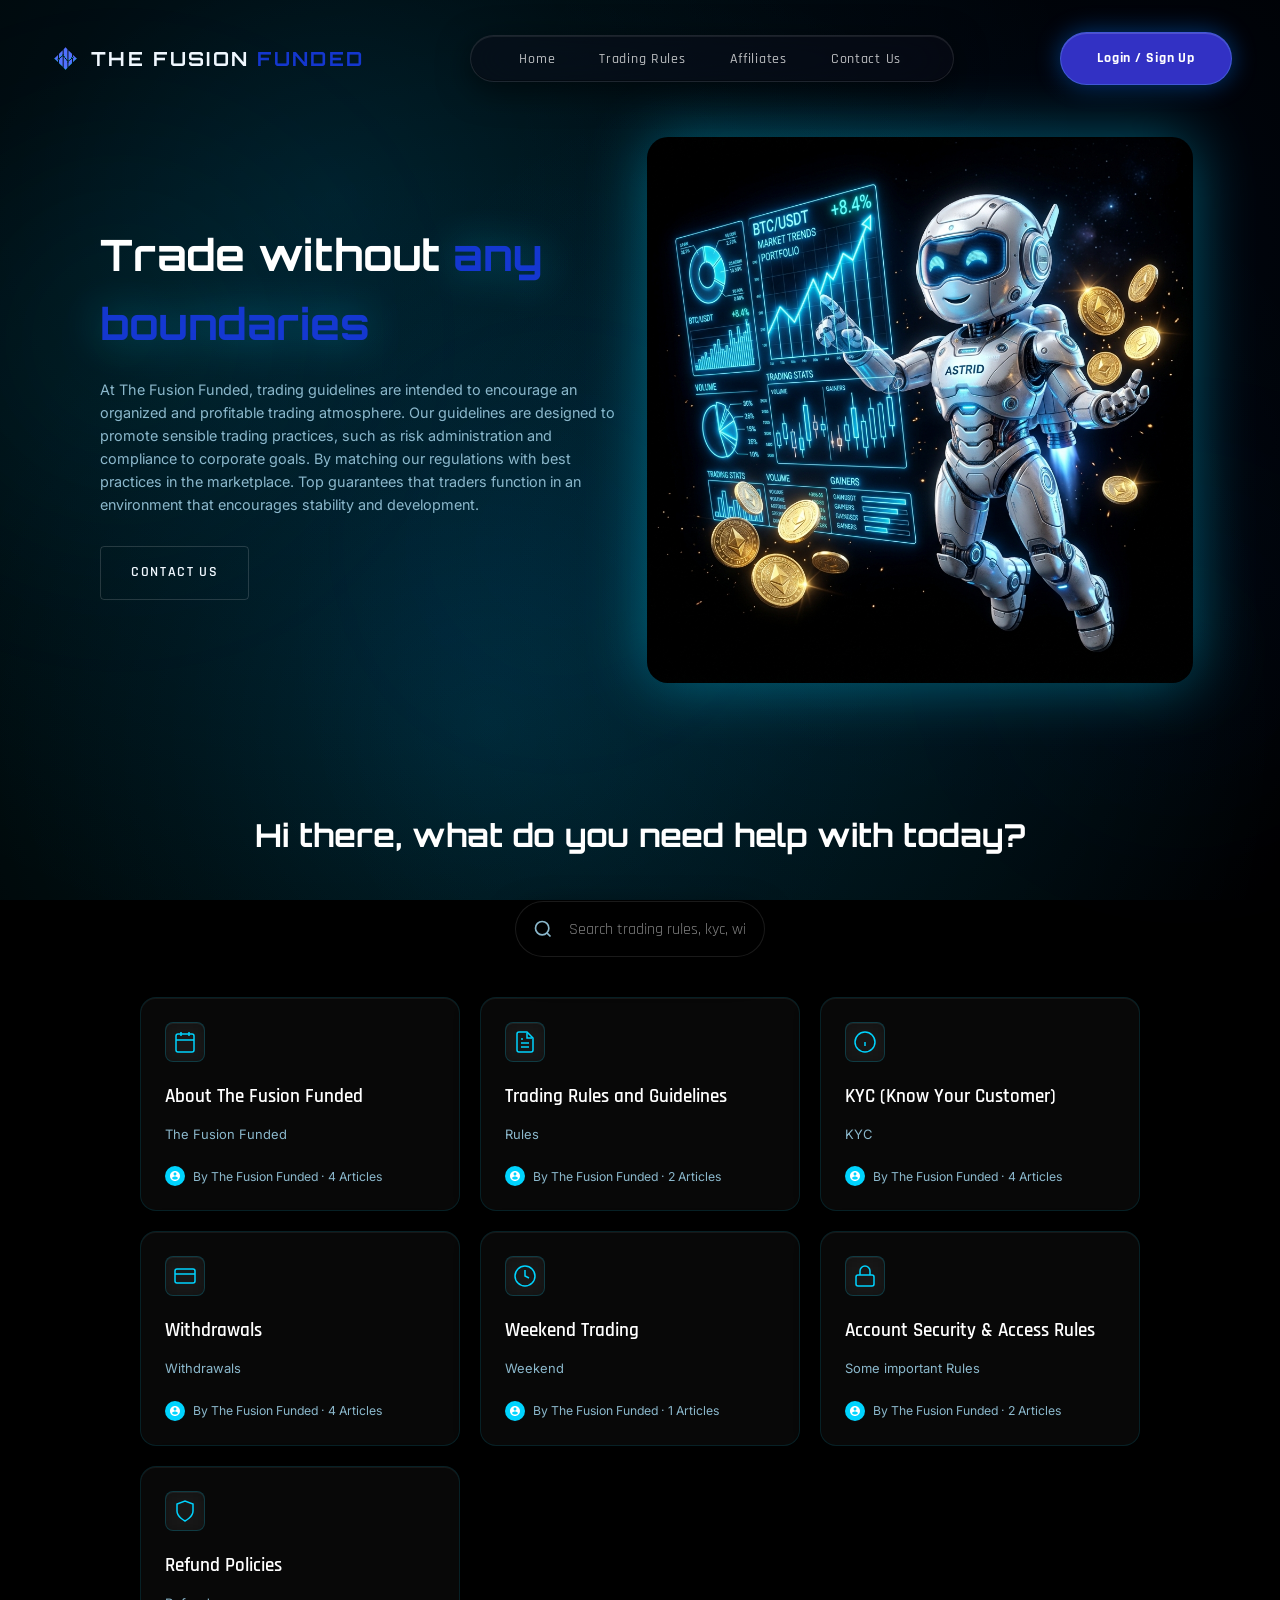
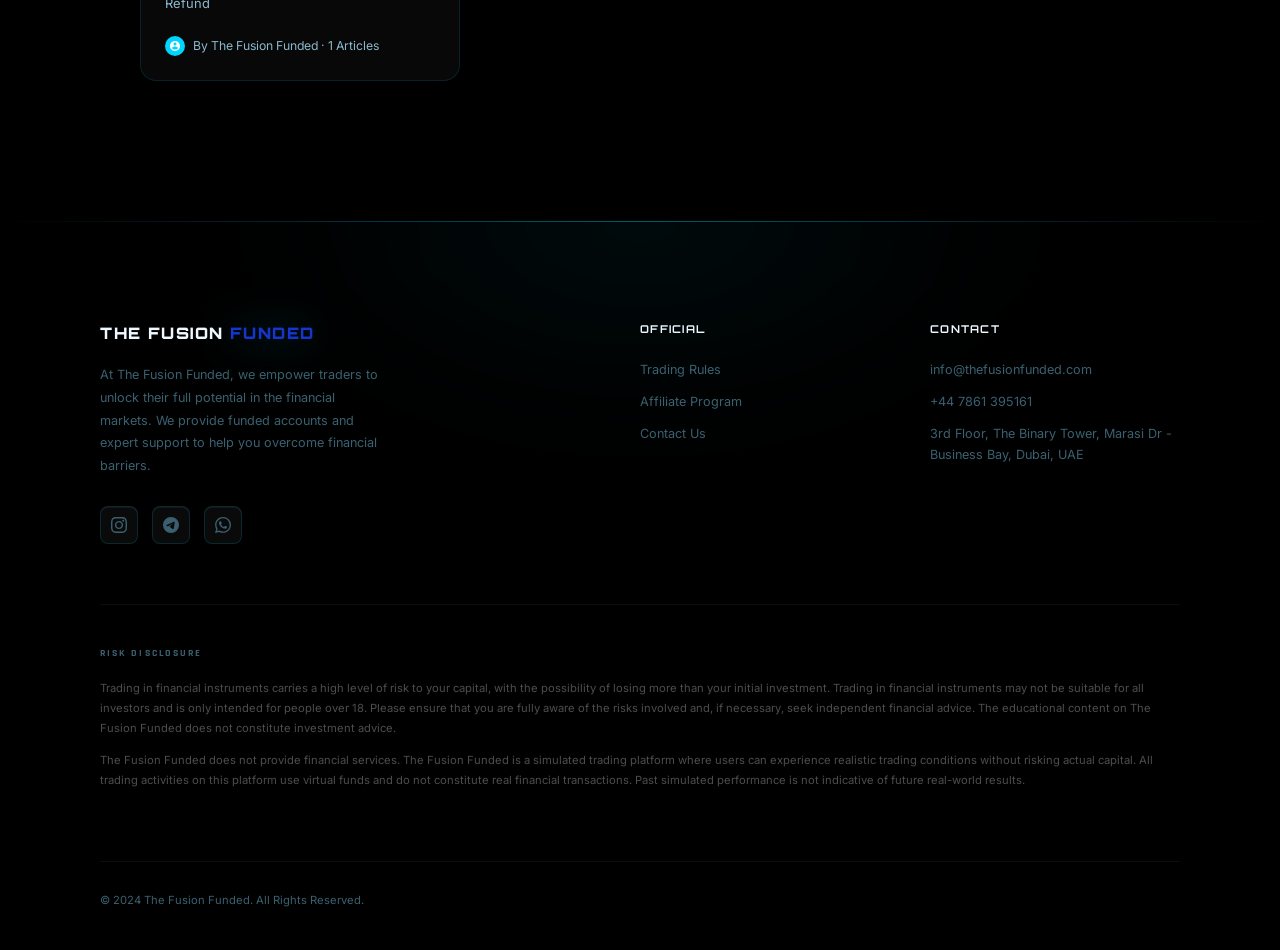
<file: trading_rules.html>
<!DOCTYPE html>
<html lang="en">

<head>
  <meta charset="UTF-8" />
  <meta name="viewport" content="width=device-width, initial-scale=1.0" />
  <meta name="description" content="The Fusion Funded — Trading Rules and Guidelines." />
  <title>The Fusion Funded | Trading Rules</title>
  <link rel="preconnect" href="https://fonts.googleapis.com" />
  <link rel="preconnect" href="https://fonts.gstatic.com" crossorigin />
  <link
    href="https://fonts.googleapis.com/css2?family=Orbitron:wght@400;600;700;900&family=Inter:wght@300;400;500;600&family=Rajdhani:wght@300;400;500;600;700&display=swap"
    rel="stylesheet" />
  <link rel="stylesheet" href="style.css?v=3" />
  <style>
    .rules-hero {
      padding-top: 150px;
      padding-bottom: 80px;
      position: relative;
      z-index: 2;
    }

    .rules-hero-container {
      display: flex;
      justify-content: space-between;
      align-items: center;
      gap: 40px;
    }

    .rules-hero-content {
      flex: 1;
    }

    .rules-hero-title {
      font-family: 'Orbitron', sans-serif;
      font-size: 3rem;
      margin-bottom: 20px;
      color: #fff;
    }

    .rules-hero-desc {
      font-size: 1rem;
      line-height: 1.6;
      color: #8bb8cc;
      margin-bottom: 30px;
    }

    .rules-hero-img-wrapper {
      flex: 1;
      display: flex;
      justify-content: center;
      position: relative;
    }

    .rules-hero-img {
      max-width: 100%;
      height: auto;
      border-radius: 20px;
      animation: float 6s ease-in-out infinite;
    }

    .help-section {
      text-align: center;
      padding: 60px 0;
      background: transparent;
      border: none;
      margin-bottom: 80px;
      position: relative;
      z-index: 2;
    }

    .help-title {
      font-family: 'Orbitron', sans-serif;
      font-size: 2.2rem;
      margin-bottom: 40px;
      color: #fff;
    }

    .rules-grid {
      display: grid;
      grid-template-columns: repeat(3, 1fr);
      gap: 20px;
      text-align: left;
      padding: 0 40px;
    }

    .rule-card {
      background: rgba(255, 255, 255, 0.03);
      border: 1px solid rgba(0, 212, 255, 0.12);
      border-radius: 16px;
      padding: 24px;
      backdrop-filter: blur(20px) saturate(160%);
      -webkit-backdrop-filter: blur(20px) saturate(160%);
      box-shadow: 0 4px 24px rgba(0, 0, 0, 0.35), inset 0 1px 0 rgba(255, 255, 255, 0.06);
      transition: transform 0.3s ease, border-color 0.3s ease, box-shadow 0.3s ease;
      display: flex;
      flex-direction: column;
      gap: 12px;
      cursor: pointer;
    }

    .rule-card:hover {
      transform: translateY(-5px);
      border-color: rgba(0, 212, 255, 0.3);
      box-shadow: 0 0 24px rgba(0, 212, 255, 0.1), 0 12px 32px rgba(0, 0, 0, 0.4);
    }

    .rule-icon {
      width: 40px;
      height: 40px;
      background: rgba(255, 255, 255, 0.04);
      border: 1px solid rgba(0, 212, 255, 0.2);
      border-radius: 8px;
      display: flex;
      align-items: center;
      justify-content: center;
      color: #00d4ff;
      margin-bottom: 8px;
      backdrop-filter: blur(8px);
      box-shadow: inset 0 1px 0 rgba(255, 255, 255, 0.06);
    }

    .rule-icon svg {
      width: 24px;
      height: 24px;
    }

    .rule-card h3 {
      font-family: 'Rajdhani', sans-serif;
      font-size: 1.3rem;
      font-weight: 600;
      color: #fff;
      margin: 0;
    }

    .rule-card p {
      font-size: 0.9rem;
      color: #8bb8cc;
      margin: 0;
      flex-grow: 1;
    }

    .rule-footer {
      display: flex;
      align-items: center;
      gap: 8px;
      margin-top: 10px;
      font-size: 0.85rem;
      color: #8bb8cc;
    }

    .rule-footer-icon {
      width: 20px;
      height: 20px;
      background: #00d4ff;
      border-radius: 50%;
      display: flex;
      align-items: center;
      justify-content: center;
      color: #fff;
    }

    .rule-footer-icon svg {
      width: 12px;
      height: 12px;
    }

    @media (max-width: 992px) {
      .rules-grid {
        grid-template-columns: repeat(2, 1fr);
        padding: 0 20px;
      }

      .rules-hero-container {
        flex-direction: column;
      }
    }

    @media (max-width: 768px) {
      .rules-hero {
        padding-top: 100px;
        padding-bottom: 40px;
      }

      .rules-hero-title {
        font-size: 1.8rem;
      }

      .rules-hero-img-wrapper {
        width: 100%;
        max-width: 320px;
        margin: 0 auto;
      }

      .help-title {
        font-size: 1.4rem;
        padding: 0 16px;
      }

      .rules-grid {
        grid-template-columns: 1fr;
        padding: 0 16px;
      }

      .search-wrapper {
        max-width: 90%;
      }

      .search-wrapper:focus-within,
      .search-wrapper.has-value {
        max-width: 90%;
      }
    }

    .search-wrapper {
      position: relative;
      margin: 0 auto 40px;
      width: 100%;
      max-width: 250px;
      height: 56px;
      background: #000;
      border-radius: 28px;
      transition: max-width 0.5s cubic-bezier(0.175, 0.885, 0.32, 1.275), box-shadow 0.4s ease, background-color 0.4s ease;
      z-index: 100;
      box-shadow: 0 10px 30px rgba(0, 0, 0, 0.6), inset 0 0 0 1px rgba(255, 255, 255, 0.1);
    }

    .search-wrapper:focus-within,
    .search-wrapper.has-value {
      max-width: 600px;
      background: rgba(14, 18, 30, 0.95);
      box-shadow: 0 10px 40px rgba(0, 212, 255, 0.2), inset 0 0 0 1px #00d4ff;
    }

    .search-input {
      width: 100%;
      height: 100%;
      padding: 0 20px 0 54px;
      background: transparent;
      border: none;
      font-family: 'Rajdhani', sans-serif;
      font-size: 1.1rem;
      color: #fff;
      outline: none;
      border-radius: 28px;
    }

    .search-input::placeholder {
      color: rgba(255, 255, 255, 0.5);
      transition: opacity 0.3s ease;
    }

    .search-icon {
      position: absolute;
      top: 50%;
      left: 18px;
      transform: translateY(-50%);
      color: #8bb8cc;
      pointer-events: none;
      transition: color 0.3s ease;
    }

    .search-wrapper:focus-within .search-icon,
    .search-wrapper.has-value .search-icon {
      color: #00d4ff;
    }

    .search-dropdown {
      position: absolute;
      top: calc(100% + 15px);
      left: 0;
      width: 100%;
      background: rgba(10, 14, 23, 0.95);
      border: 1px solid rgba(0, 212, 255, 0.2);
      border-radius: 24px;
      backdrop-filter: blur(15px);
      max-height: 300px;
      overflow-y: auto;
      display: none;
      flex-direction: column;
      box-shadow: 0 10px 30px rgba(0, 0, 0, 0.6);
      padding: 10px 0;
    }

    .search-dropdown.active {
      display: flex;
    }

    .search-result-item {
      padding: 15px 20px;
      color: #8bb8cc;
      cursor: pointer;
      font-family: 'Inter', sans-serif;
      font-size: 1rem;
      border-bottom: 1px solid rgba(255, 255, 255, 0.05);
      transition: all 0.2s ease;
      text-decoration: none;
      display: block;
    }

    .search-result-item:last-child {
      border-bottom: none;
    }

    .search-result-item:hover {
      background: rgba(0, 212, 255, 0.1);
      color: #fff;
    }
  </style>
</head>

<body>

  <!-- ===== GLOBAL LIQUID GRADIENT BG ===== -->
  <canvas id="liquid-bg"></canvas>

  <!-- ===== NAVBAR ===== -->
  <nav id="navbar">
    <div class="nav-inner">
      <div class="nav-logo" id="nav-logo" onclick="window.location.href='index.html';">
        <img src="logo.png" alt="Logo" class="nav-logo-img">
        <span class="logo-text">THE FUSION</span>
        <span class="logo-accent">FUNDED</span>
      </div>
      <ul class="nav-links" id="nav-links">
        <li><a href="index.html" class="nav-link">Home</a></li>
        <li><a href="trading_rules.html" class="nav-link">Trading Rules</a></li>
        <li><a href="affiliate_program.html" class="nav-link">Affiliates</a></li>
        <li><a href="contact_us.html" class="nav-link">Contact Us</a></li>
        <li><a href="https://user.thefusionfunded.com/user/signup" class="nav-cta-mobile" target="_blank">Login / Sign
            Up</a></li>
      </ul>
      <a href="https://user.thefusionfunded.com/user/signup" class="nav-cta" id="nav-cta" target="_blank">Login / Sign
        Up</a>
      <button class="hamburger" id="hamburger" aria-label="Toggle navigation">
        <span></span><span></span><span></span>
      </button>
    </div>
  </nav>

  <!-- ===== FLOATING GRADIENT ORBS ===== -->
  <div class="gradient-orb orb-1"></div>
  <div class="gradient-orb orb-2"></div>
  <div class="gradient-orb orb-3"></div>

  <!-- ===== TRADING RULES HERO ===== -->
  <section class="rules-hero container">
    <div class="rules-hero-container">
      <div class="rules-hero-content" data-reveal-left>
        <h1 class="rules-hero-title">Trade without <span class="gradient-text">any boundaries</span></h1>
        <p class="rules-hero-desc">
          At The Fusion Funded, trading guidelines are intended to encourage an organized and profitable trading
          atmosphere.
          Our guidelines are designed to promote sensible trading practices, such as risk administration and compliance
          to corporate goals. By matching our regulations with best practices in the marketplace. Top guarantees that
          traders function in an environment that encourages stability and development.
        </p>
        <a href="contact_us.html" class="btn-ghost">
          <span>CONTACT US</span>
        </a>
      </div>
      <div class="rules-hero-img-wrapper" data-reveal-right>
        <img src="trading_robot.png" alt="Trading Robot Market Mascot" class="rules-hero-img"
          style="filter: drop-shadow(0 0 30px rgba(0, 212, 255, 0.4)); transform: scale(1.05);" />
      </div>
    </div>
  </section>

  <!-- ===== HELP SECTION (GRID) ===== -->
  <section class="container">
    <div class="help-section" data-reveal>
      <h2 class="help-title">Hi there, what do you need help with today?</h2>

      <div class="search-wrapper">
        <svg class="search-icon" viewBox="0 0 24 24" fill="none" stroke="currentColor" stroke-width="2" width="20"
          height="20">
          <circle cx="11" cy="11" r="8"></circle>
          <line x1="21" y1="21" x2="16.65" y2="16.65"></line>
        </svg>
        <input type="text" class="search-input" id="rules-search"
          placeholder="Search trading rules, kyc, withdrawals..." autocomplete="off">
        <div class="search-dropdown" id="search-dropdown"></div>
      </div>

      <div class="rules-grid">
        <!-- Card 1 -->
        <a href="trading_rules_detail.html?category=about"
          style="text-decoration: none; color: inherit; display: block;">
          <div class="rule-card">
            <div class="rule-icon">
              <svg viewBox="0 0 24 24" fill="none" stroke="currentColor" stroke-width="1.5">
                <rect x="3" y="4" width="18" height="18" rx="2" ry="2"></rect>
                <line x1="16" y1="2" x2="16" y2="6"></line>
                <line x1="8" y1="2" x2="8" y2="6"></line>
                <line x1="3" y1="10" x2="21" y2="10"></line>
              </svg>
            </div>
            <h3>About The Fusion Funded</h3>
            <p>The Fusion Funded</p>
            <div class="rule-footer">
              <div class="rule-footer-icon">
                <svg viewBox="0 0 24 24" fill="currentColor">
                  <path
                    d="M12 2C6.48 2 2 6.48 2 12s4.48 10 10 10 10-4.48 10-10S17.52 2 12 2zm0 3c1.66 0 3 1.34 3 3s-1.34 3-3 3-3-1.34-3-3 1.34-3 3-3zm0 14.2c-2.5 0-4.71-1.28-6-3.22.03-1.99 4-3.08 6-3.08 1.99 0 5.97 1.09 6 3.08-1.29 1.94-3.5 3.22-6 3.22z" />
                </svg>
              </div>
              <span>By The Fusion Funded &middot; 4 Articles</span>
            </div>
          </div>
        </a>

        <!-- Card 2 -->
        <a href="trading_rules_detail.html?category=rules"
          style="text-decoration: none; color: inherit; display: block;">
          <div class="rule-card">
            <div class="rule-icon">
              <svg viewBox="0 0 24 24" fill="none" stroke="currentColor" stroke-width="1.5">
                <path d="M14 2H6a2 2 0 0 0-2 2v16c0 1.1.9 2 2 2h12a2 2 0 0 0 2-2V8l-6-6z" />
                <path d="M14 3v5h5M16 13H8M16 17H8M10 9H8" />
              </svg>
            </div>
            <h3>Trading Rules and Guidelines</h3>
            <p>Rules</p>
            <div class="rule-footer">
              <div class="rule-footer-icon">
                <svg viewBox="0 0 24 24" fill="currentColor">
                  <path
                    d="M12 2C6.48 2 2 6.48 2 12s4.48 10 10 10 10-4.48 10-10S17.52 2 12 2zm0 3c1.66 0 3 1.34 3 3s-1.34 3-3 3-3-1.34-3-3 1.34-3 3-3zm0 14.2c-2.5 0-4.71-1.28-6-3.22.03-1.99 4-3.08 6-3.08 1.99 0 5.97 1.09 6 3.08-1.29 1.94-3.5 3.22-6 3.22z" />
                </svg>
              </div>
              <span>By The Fusion Funded &middot; 2 Articles</span>
            </div>
          </div>
        </a>

        <!-- Card 3 -->
        <a href="trading_rules_detail.html?category=kyc" style="text-decoration: none; color: inherit; display: block;">
          <div class="rule-card">
            <div class="rule-icon">
              <svg viewBox="0 0 24 24" fill="none" stroke="currentColor" stroke-width="1.5">
                <circle cx="12" cy="12" r="10" />
                <path d="M12 16v-4" />
                <path d="M12 8h.01" />
              </svg>
            </div>
            <h3>KYC (Know Your Customer)</h3>
            <p>KYC</p>
            <div class="rule-footer">
              <div class="rule-footer-icon">
                <svg viewBox="0 0 24 24" fill="currentColor">
                  <path
                    d="M12 2C6.48 2 2 6.48 2 12s4.48 10 10 10 10-4.48 10-10S17.52 2 12 2zm0 3c1.66 0 3 1.34 3 3s-1.34 3-3 3-3-1.34-3-3 1.34-3 3-3zm0 14.2c-2.5 0-4.71-1.28-6-3.22.03-1.99 4-3.08 6-3.08 1.99 0 5.97 1.09 6 3.08-1.29 1.94-3.5 3.22-6 3.22z" />
                </svg>
              </div>
              <span>By The Fusion Funded &middot; 4 Articles</span>
            </div>
          </div>
        </a>

        <!-- Card 4 -->
        <a href="trading_rules_detail.html?category=withdrawals"
          style="text-decoration: none; color: inherit; display: block;">
          <div class="rule-card">
            <div class="rule-icon">
              <svg viewBox="0 0 24 24" fill="none" stroke="currentColor" stroke-width="1.5">
                <rect x="2" y="5" width="20" height="14" rx="2" ry="2" />
                <line x1="2" y1="10" x2="22" y2="10" />
              </svg>
            </div>
            <h3>Withdrawals</h3>
            <p>Withdrawals</p>
            <div class="rule-footer">
              <div class="rule-footer-icon">
                <svg viewBox="0 0 24 24" fill="currentColor">
                  <path
                    d="M12 2C6.48 2 2 6.48 2 12s4.48 10 10 10 10-4.48 10-10S17.52 2 12 2zm0 3c1.66 0 3 1.34 3 3s-1.34 3-3 3-3-1.34-3-3 1.34-3 3-3zm0 14.2c-2.5 0-4.71-1.28-6-3.22.03-1.99 4-3.08 6-3.08 1.99 0 5.97 1.09 6 3.08-1.29 1.94-3.5 3.22-6 3.22z" />
                </svg>
              </div>
              <span>By The Fusion Funded &middot; 4 Articles</span>
            </div>
          </div>
        </a>

        <!-- Card 5 -->
        <a href="trading_rules_detail.html?category=weekend"
          style="text-decoration: none; color: inherit; display: block;">
          <div class="rule-card">
            <div class="rule-icon">
              <svg viewBox="0 0 24 24" fill="none" stroke="currentColor" stroke-width="1.5">
                <circle cx="12" cy="12" r="10" />
                <polyline points="12 6 12 12 16 14" />
              </svg>
            </div>
            <h3>Weekend Trading</h3>
            <p>Weekend</p>
            <div class="rule-footer">
              <div class="rule-footer-icon">
                <svg viewBox="0 0 24 24" fill="currentColor">
                  <path
                    d="M12 2C6.48 2 2 6.48 2 12s4.48 10 10 10 10-4.48 10-10S17.52 2 12 2zm0 3c1.66 0 3 1.34 3 3s-1.34 3-3 3-3-1.34-3-3 1.34-3 3-3zm0 14.2c-2.5 0-4.71-1.28-6-3.22.03-1.99 4-3.08 6-3.08 1.99 0 5.97 1.09 6 3.08-1.29 1.94-3.5 3.22-6 3.22z" />
                </svg>
              </div>
              <span>By The Fusion Funded &middot; 1 Articles</span>
            </div>
          </div>
        </a>

        <!-- Card 6 -->
        <a href="trading_rules_detail.html?category=security"
          style="text-decoration: none; color: inherit; display: block;">
          <div class="rule-card">
            <div class="rule-icon">
              <svg viewBox="0 0 24 24" fill="none" stroke="currentColor" stroke-width="1.5">
                <rect x="3" y="11" width="18" height="11" rx="2" ry="2" />
                <path d="M7 11V7a5 5 0 0 1 10 0v4" />
              </svg>
            </div>
            <h3>Account Security &amp; Access Rules</h3>
            <p>Some important Rules</p>
            <div class="rule-footer">
              <div class="rule-footer-icon">
                <svg viewBox="0 0 24 24" fill="currentColor">
                  <path
                    d="M12 2C6.48 2 2 6.48 2 12s4.48 10 10 10 10-4.48 10-10S17.52 2 12 2zm0 3c1.66 0 3 1.34 3 3s-1.34 3-3 3-3-1.34-3-3 1.34-3 3-3zm0 14.2c-2.5 0-4.71-1.28-6-3.22.03-1.99 4-3.08 6-3.08 1.99 0 5.97 1.09 6 3.08-1.29 1.94-3.5 3.22-6 3.22z" />
                </svg>
              </div>
              <span>By The Fusion Funded &middot; 2 Articles</span>
            </div>
          </div>
        </a>

        <!-- Card 7 -->
        <a href="trading_rules_detail.html?category=refund"
          style="text-decoration: none; color: inherit; display: block;">
          <div class="rule-card">
            <div class="rule-icon">
              <svg viewBox="0 0 24 24" fill="none" stroke="currentColor" stroke-width="1.5">
                <path d="M12 22s8-4 8-10V5l-8-3-8 3v7c0 6 8 10 8 10z" />
              </svg>
            </div>
            <h3>Refund Policies</h3>
            <p>Refund</p>
            <div class="rule-footer">
              <div class="rule-footer-icon">
                <svg viewBox="0 0 24 24" fill="currentColor">
                  <path
                    d="M12 2C6.48 2 2 6.48 2 12s4.48 10 10 10 10-4.48 10-10S17.52 2 12 2zm0 3c1.66 0 3 1.34 3 3s-1.34 3-3 3-3-1.34-3-3 1.34-3 3-3zm0 14.2c-2.5 0-4.71-1.28-6-3.22.03-1.99 4-3.08 6-3.08 1.99 0 5.97 1.09 6 3.08-1.29 1.94-3.5 3.22-6 3.22z" />
                </svg>
              </div>
              <span>By The Fusion Funded &middot; 1 Articles</span>
            </div>
          </div>
        </a>

      </div>
    </div>
  </section>

  <!-- ===== LONG FOOTER ===== -->
  <footer class="footer long-footer">
    <div class="footer-glow"></div>
    <div class="footer-gradient-shape"></div>
    <div class="container">
      <div class="footer-grid footer-grid-3">
        <div class="footer-brand">
          <div class="footer-logo">THE FUSION <span class="gradient-text">FUNDED</span></div>
          <p>At The Fusion Funded, we empower traders to unlock their full potential in the financial markets. We
            provide funded accounts and expert support to help you overcome financial barriers.</p>
          <div class="social-links">
            <a href="https://www.instagram.com/thefusionfunded/" class="social-link" aria-label="Instagram"
              target="_blank">
              <svg viewBox="0 0 24 24" fill="currentColor">
                <path
                  d="M12 2.163c3.204 0 3.584.012 4.85.07 3.252.148 4.771 1.691 4.919 4.919.058 1.265.069 1.645.069 4.849 0 3.205-.012 3.584-.069 4.849-.149 3.225-1.664 4.771-4.919 4.919-1.266.058-1.644.07-4.85.07-3.204 0-3.584-.012-4.849-.07-3.26-.149-4.771-1.699-4.919-4.92-.058-1.265-.07-1.644-.07-4.849 0-3.204.013-3.583.07-4.849.149-3.227 1.664-4.771 4.919-4.919 1.266-.057 1.645-.069 4.849-.069zm0-2.163c-3.259 0-3.667.014-4.947.072-4.358.2-6.78 2.618-6.98 6.98-.059 1.281-.073 1.689-.073 4.948 0 3.259.014 3.668.072 4.948.2 4.358 2.618 6.78 6.98 6.98 1.281.058 1.689.072 4.948.072 3.259 0 3.668-.014 4.948-.072 4.354-.2 6.782-2.618 6.979-6.98.059-1.28.073-1.689.073-4.948 0-3.259-.014-3.667-.072-4.947-.196-4.354-2.617-6.78-6.979-6.98-1.281-.059-1.69-.073-4.949-.073zm0 5.838c-3.403 0-6.162 2.759-6.162 6.162s2.759 6.163 6.162 6.163 6.162-2.759 6.162-6.163c0-3.403-2.759-6.162-6.162-6.162zm0 10.162c-2.209 0-4-1.79-4-4 0-2.209 1.791-4 4-4s4 1.791 4 4c0 2.21-1.791 4-4 4zm6.406-11.845c-.796 0-1.441.645-1.441 1.44s.645 1.44 1.441 1.44c.795 0 1.439-.645 1.439-1.44s-.644-1.44-1.439-1.44z" />
              </svg>
            </a>
            <a href="https://t.me/thefusionfunded" class="social-link" aria-label="Telegram" target="_blank">
              <svg viewBox="0 0 24 24" fill="currentColor">
                <path
                  d="M11.944 0A12 12 0 0 0 0 12a12 12 0 0 0 12 12 12 12 0 0 0 12-12A12 12 0 0 0 12 0h-.056zm4.962 7.224c.1-.002.321.023.465.14a.506.506 0 0 1 .171.325c.016.093.036.306.02.472-.18 1.898-.962 6.502-1.36 8.627-.168.9-.499 1.201-.82 1.23-.696.065-1.225-.46-1.9-.902-1.056-.693-1.653-1.124-2.678-1.8-1.185-.78-.417-1.21.258-1.91.177-.184 3.247-2.977 3.307-3.23.007-.032.014-.15-.056-.212s-.174-.041-.249-.024c-.106.024-1.793 1.14-5.061 3.345-.479.33-.913.49-1.302.48-.428-.008-1.252-.241-1.865-.44-.752-.245-1.349-.374-1.297-.789.027-.216.325-.437.893-.663 3.498-1.524 5.83-2.529 6.998-3.014 3.332-1.386 4.025-1.627 4.476-1.635z" />
              </svg>
            </a>
            <a href="https://wa.me/message/M3FHBYUPELBIJ1" class="social-link" aria-label="WhatsApp" target="_blank">
              <svg viewBox="0 0 24 24" fill="currentColor">
                <path
                  d="M17.472 14.382c-.297-.149-1.758-.867-2.03-.967-.273-.099-.471-.148-.67.15-.197.297-.767.966-.94 1.164-.173.199-.347.223-.644.075-.297-.15-1.255-.463-2.39-1.475-.883-.788-1.48-1.761-1.653-2.059-.173-.297-.018-.458.13-.606.134-.133.298-.347.446-.52.149-.174.198-.298.298-.497.099-.198.05-.371-.025-.52-.075-.149-.669-1.612-.916-2.207-.242-.579-.487-.5-.669-.51-.173-.008-.371-.01-.57-.01-.198 0-.52.074-.792.372-.272.297-1.04 1.016-1.04 2.479 0 1.462 1.065 2.875 1.213 3.074.149.198 2.096 3.2 5.077 4.487.709.306 1.262.489 1.694.625.712.227 1.36.195 1.871.118.571-.085 1.758-.719 2.006-1.413.248-.694.248-1.289.173-1.413-.074-.124-.272-.198-.57-.347m-5.421 7.403h-.004a9.87 9.87 0 01-5.031-1.378l-.361-.214-3.741.982.998-3.648-.235-.374a9.86 9.86 0 01-1.51-5.26c.001-5.45 4.436-9.884 9.888-9.884 2.64 0 5.122 1.03 6.988 2.898a9.825 9.825 0 012.893 6.994c-.003 5.45-4.437 9.884-9.885 9.884m8.413-18.297A11.815 11.815 0 0012.05 0C5.495 0 .16 5.335.157 11.892c0 2.096.547 4.142 1.588 5.945L.057 24l6.305-1.654a11.882 11.882 0 005.683 1.448h.005c6.554 0 11.89-5.335 11.893-11.893a11.821 11.821 0 00-3.48-8.413z" />
              </svg>
            </a>
          </div>
        </div>

        <div class="footer-col">
          <h4>Official</h4>
          <ul>
            <li><a href="trading_rules.html">Trading Rules</a></li>
            <li><a href="affiliate_program.html">Affiliate Program</a></li>

            <li><a href="contact_us.html">Contact Us</a></li>
          </ul>
        </div>

        <div class="footer-col">
          <h4>Contact</h4>
          <ul>
            <li><a href="mailto:info@thefusionfunded.com">info@thefusionfunded.com</a></li>
            <li><a href="tel:+447861395161">+44 7861 395161</a></li>
            <li>3rd Floor, The Binary Tower, Marasi Dr - Business Bay, Dubai, UAE</li>
          </ul>
        </div>
      </div>

      <!-- Risk Disclaimer -->
      <div class="footer-disclaimer">
        <h5>Risk Disclosure</h5>
        <p>Trading in financial instruments carries a high level of risk to your capital, with the possibility of losing
          more than your initial investment. Trading in financial instruments may not be suitable for all investors and
          is only intended for people over 18. Please ensure that you are fully aware of the risks involved and, if
          necessary, seek independent financial advice. The educational content on The Fusion Funded does not constitute
          investment advice.</p>
        <p>The Fusion Funded does not provide financial services. The Fusion Funded is a simulated trading platform
          where users can experience realistic trading conditions without risking actual capital. All trading activities
          on this platform use virtual funds and do not constitute real financial transactions. Past simulated
          performance is not indicative of future real-world results.</p>
      </div>

      <!-- Bottom Bar -->
      <div class="footer-bottom">
        <p>&copy; 2024 The Fusion Funded. All Rights Reserved.</p>
        <!-- <div class="footer-bottom-links">
          <a href="#">Privacy Policy</a>
          <a href="#">Terms of Service</a>
          <a href="#">Risk Disclosure</a>
        </div> -->
      </div>
    </div>
  </footer>

  <script src="app.js"></script>
  <script>
    const searchData = [
      { question: "What is The Fusion Funded?", category: "about", content: "The Fusion Funded is a proprietary trading firm that provides traders with access to funded capital through a structured evaluation process. Our model is specifically designed for traders who use high-frequency trading systems (HFT), automation, and advanced execution strategies to achieve performance efficiently Unlike traditional prop firms, The Fusion Funded allows traders to use HFT-based strategies during the challenge phase , enabling faster completion of evaluation objectives. We operate on a single evaluation model: &bull; HFT 2.0 Challenge This challenge is designed to assess a trader's ability to generate profits while maintaining strict risk management. Traders may also choose to work with our trusted partners , who specialize in high-frequency trading systems and can assist in completing the challenge using advanced trading solutions. All accounts that successfully meet the evaluation criteria are reviewed and transitioned into a funded trading environment where structured risk rules are applied." },
      { question: "What makes The Fusion Funded different?", category: "about", content: "The Fusion Funded operates on a performance-driven and execution-flexible model , built specifically for modern traders. Key differences include: HFT-enabled challenge phase Traders can use high-frequency trading systems, automation, and fast execution strategies to complete the challenge. Single streamlined evaluation (HFT 2.0) No complex multi-phase challenges — one clear path to funding. Improved risk structure 10% maximum drawdown 7% daily drawdown Flexible payout structure Traders can earn up to: 60% &rarr; 70% &rarr; 80% &rarr; 90% profit split Faster progression system Designed to allow traders to complete evaluations efficiently using their preferred strategies. Once funded, traders operate under a structured and controlled trading environment to ensure long-term sustainability and capital protection." },
      { question: "How do I get started with The Fusion Funded?", category: "about", content: "Getting started with The Fusion Funded is simple: Step 1 — Choose Your Account Select your preferred account size and purchase the HFT 2.0 Challenge. Step 2 — Start Trading Begin trading on your challenge account. You may trade manually or use HFT systems and automated strategies to achieve the profit target. Traders may also choose to work with our trusted partners , who can assist in completing the challenge using high-frequency trading systems. Trade By The Fusion Funded Rules Trade the evaluation account while respecting the challenge objectives and the 10% static drawdown rule (no daily drawdown limit) . Step 3 — Achieve the Profit Target Reach the required profit target while following all trading rules. Step 4 — Account Review Once the target is achieved, your account is reviewed to ensure compliance with all rules. Step 5 — Get Funded After successful review, you will receive your funded account and can begin trading under the funded model." },
      { question: "Who can join The Fusion Funded?", category: "about", content: "The Fusion Funded is open to traders worldwide who want to demonstrate their trading skills and access funded capital Eligibility requirements: Must be at least 18 years old Must have a valid trading strategy Must follow all trading rules and risk guidelines Both beginner and experienced traders are welcome. The Fusion Funded is designed for traders who: Use manual or automated strategies Want to leverage HFT systems during evaluation Aim to trade funded capital with structured risk To comply with international regulations, services may not be available in restricted jurisdictions or to individuals listed under global sanctions or financial compliance restrictions. Restricted Jurisdictions & Compliance To comply with international regulations, The Fusion Funded does not provide services to individuals who are located in or are residents of the following countries or regions: Democratic People's Republic of Korea (North Korea) Iran South Sudan Sudan Yemen Additionally, we do not provide services to individuals or entities listed on international sanctions lists or global anti-terrorism compliance lists. Additional Restrictions The Fusion Funded does not offer services to: Individuals listed on international sanctions lists Persons with criminal histories involving financial crimes or terrorism Individuals previously banned due to contract violations or policy breaches" },
      { question: "The Fusion Funded — HFT 2.0 Challenge Model", category: "rules", content: "The Fusion Funded operates on a single evaluation system known as the HFT 2.0 Challenge. This model is designed for traders who want to use high-frequency trading systems (HFT), automation, and advanced execution strategies to complete their evaluation efficiently During the challenge phase HFT strategies are allowed Tick scalping is allowed Arbitrage and latency-based strategies are allowed Traders may also choose to work with our trusted partners, who specialize in high-frequency trading systems and can assist in completing the challenge efficiently Once funded, all accounts operate under a structured and rule-based environment, where specific trading restrictions apply Challenge Objectives To successfully complete the HFT 2.0 Challenge, traders must: Achieve the required profit target Follow all trading rules Maintain proper risk management All accounts are reviewed after completion of the challenge. Evaluation Process Once the profit target is achieved, the account is placed under review Trading behavior and rule compliance are verified Upon approval, the trader is moved to the funded stage Profit Target The profit target for the HFT 2.0 Challenge is 10% of the initial account size Example: For a $100,000 account: Profit Target = $10,000 This target can be achieved using manual trading or HFT strategies during the challenge phase. Drawdown Rules Maximum Overall Drawdown Maximum loss allowed: 10% of initial account size Daily Drawdown Daily loss limit: 7% Example: Account Size: $100,000 Maximum Drawdown: $10,000 Daily Drawdown: $7,000 The account balance or equity must never fall below the defined limits. 20% Risk Per Trade Rule A trader can risk a maximum of 20% of the total drawdown allowance in a single trade, and to follow this rule, a mandatory SL on positions is required in order to track and keep the maximum allowed risk under 20%. Example: Account Size: $100,000 Total Drawdown Allowed: $10,000 Maximum Risk Per Trade: $2,000 Exceeding this limit at any point during trade execution or exposure calculation will be treated as a violation, regardless of trade outcome. Consistency Rule A trader’s single trading day or trade must not exceed 30% of total profits. Example: Total Profit: $10,000 Maximum allowed from a single day/trade: $3,000 Exceeding this limit will result in a violation. Minimum Trading Days Minimum required trading days: 14 days Optional add-on reduces this to 9 trading days Minimum Trading Day Rule (Lot-Based) A trading day will only be counted if the trader places a trade with at least: 0.1x (1/10th) of the largest lot size used during the payout cycle Example: If the largest lot used = 1.0 lot Minimum lot required to count a day = 0.1 lot Trades below this threshold will not be counted as valid trading days Layering Rule Opening more than 3 positions in the same direction on the same instrument simultaneously is not allowed. Adding positions to trades that are already in drawdown, grid trading, or recovery-based entries may be considered a violation. Challenge Phase: May be treated as a soft breach Funded Stage: May be treated as a hard breach Martingale Rule Martingale trading is strictly prohibited Martingale includes increasing position size after a loss in an attempt to recover previous losses. Important: The sum of all open positions will be treated as a single combined position. If a trader increases total exposure after a losing trade, it will be considered a martingale strategy. Examples: Increasing lot size after a loss Re-entering trades with higher risk to recover drawdown Adding positions that increase total exposure after a loss Challenge Phase: May be treated as a soft breach Funded Stage: May be treated as a hard breach Minimum Trade Holding Time (Live Accounts Only) On funded accounts: Each trade must be held for a minimum of 2 minutes Up to 3–4 trades per payout cycle may be ignored. If this limit is exceeded: It will be treated as a soft breach The payout will be rejected The account will be reset to the initial balance Trading Behavior Rules The following behaviors are considered violations: Toxic Trading Behavior Ignoring risk management Reckless or undisciplined trading Trading without a clear strategy Overtrading Excessive number of trades in a short time Continuous entries without proper setup Gambling Behavior Random entries without analysis Revenge trading Emotion-driven execution Repeated violations may result in restrictions or account termination. Tick Scalping Tick scalping refers to extremely fast trades capturing very small price movements. Example: Opening and closing trades within very short durations repeatedly During the challenge phase, tick scalping is allowed. On funded accounts Tick scalping is restricted Excessive use may be treated as a violation Arbitrage Trading (Restricted) Arbitrage trading refers to exploiting price differences rather than trading market direction. Example: Opening offsetting positions across correlated instruments to neutralize exposure During the challenge phase, arbitrage strategies are allowed. On funded accounts Arbitrage trading is restricted Such activity may be treated as a violation Hedging Improper hedging practices are not allowed. Example: Opening opposite trades on the same instrument Locking positions to remove exposure Such behavior may be flagged and treated as a violation Reverse Trading Reverse trading includes: Intentionally placing losing trades Offsetting positions across accounts Manipulating exposure to bypass rules Trades placed to neutralize exposure within short time intervals may be flagged. One-Sided Bias Trading Repeated trading in only one direction without logical justification may trigger a review. This behavior may indicate poor risk management or strategy imbalance. News Trading News trading is fully allowed. Traders may open, close, and manage positions during: High-impact news releases Economic announcements Volatile market conditions Traders are responsible for managing risk during periods of high volatility. All standard risk rules still apply. Weekend Holding (Rule Reference) Weekend holding is allowed with prior approval. Refer to the Weekend Trading section for full details. Excessive Risk-Taking / Over-Leveraging The use of disproportionately large position sizes or repeated maximum exposure trades that can significantly impact the account balance may be considered excessive risk-taking. Examples: Repeated use of maximum lot size Taking trades that can damage the account rapidly Over-reliance on leverage Such behavior may result in restrictions or account termination. Breach System Soft Breach Payout is rejected Account is reset to initial balance Account remains active in the same phase Hard Breach Account is permanently terminated" },
      { question: "Why is KYC required for my account?", category: "kyc", content: "Completing the Know Your Customer (KYC) process is mandatory to maintain a secure and compliant trading environment at The Fusion Funded. Why KYC is required: 1. Legal & Regulatory Compliance KYC helps prevent: Fraud laundering Identity misuse Financial crime It ensures all accounts belong to real and verified individuals. 2. Account Security & Protection KYC links your trading account to verified identity details, helping prevent: Unauthorized access Identity theft Account misuse 3. Fair Trading Environment KYC ensures: One individual does not operate multiple accounts Duplicate or fraudulent accounts are prevented All traders are evaluated fairly 4. Payout Eligibility KYC verification must be completed before any payout request. Without KYC approval: Withdrawals cannot be processed Account features may remain restricted" },
      { question: "What documents are required for KYC verification?", category: "kyc", content: "To complete KYC verification, traders must submit valid documents confirming identity. Personal Identification (Required) Submit one valid government-issued photo ID: Passport (preferred) Driver's License National ID Card Requirements: Document must be valid and not expired All details must be clear and readable Name must match the account details exactly" },
      { question: "How long does KYC verification take?", category: "kyc", content: "KYC verification is usually completed quickly, depending on document quality. Typical Timeframes: Instant Approval (in some cases) Standard Processing: 1-2 business days Delays may occur if: Documents are unclear or incomplete Information does not match account details Additional verification is required How you will be notified: Email confirmation Account status update" },
      { question: "What happens if my KYC is rejected?", category: "kyc", content: "If your KYC is rejected, it can usually be resolved by correcting the submitted information. Common reasons for rejection: Blurry or cropped documents Expired documents Mismatched account details Incomplete submission What happens next: You will receive a rejection email with the reason You can resubmit corrected documents Re-verification time: Typically completed within 1-2 business days Important: If required documents are not provided: Account access may remain restricted Payouts cannot be processed" },
      { question: "What is the minimum amount required for a withdrawal?", category: "withdrawals", content: "To ensure efficient processing, The Fusion Funded applies a minimum withdrawal requirement. Minimum Withdrawal: 1% of the initial account size Withdrawal requests below this amount cannot be processed." },
      { question: "What are the Withdrawal Methods?", category: "withdrawals", content: "Available payout methods may include: Cryptocurrency (USDT and other supported crypto assets) UPI transfers Bank transfers E-wallet payments (where available) Payment options may vary depending on location and availability." },
      { question: "What are the requirements before withdrawing?", category: "withdrawals", content: "Before submitting a withdrawal request, the following conditions must be met: Minimum profit of 1% of account size is achieved Minimum trading days requirement is completed (14 days or 9 days with add-on) KYC verification is completed and approved All trading rules are followed No active violations are present Account is in profit and above initial balance Important Rule: Once a withdrawal request is submitted: No further trading activity is allowed Placing trades after requesting a payout may result in a violation and will be treated as a violation and may lead to account termination." },
      { question: "Payout Cycle and Profit Split", category: "withdrawals", content: "The Fusion Funded operates on a structured payout system. Payout Cycle: Payout cycle: 18 days Traders become eligible to request payouts after completing the payout cycle and meeting all requirements. Profit Split Structure: Traders can earn: 60% &rarr; 70% &rarr; 80% &rarr; 90% profit split The Fusion Funded is among the few firms offering 60% profit split from the first payout, with scaling opportunities for higher payouts." },
      { question: "How long does it take to receive a withdrawal?", category: "withdrawals", content: "Once a withdrawal request is submitted: The request is reviewed and processed after eligibility conditions are met Approval is subject to compliance and risk checks After approval: Funds are processed and delivered as soon as possible, depending on the selected payout method Processing times may vary based on: Payment method Network conditions Banking or provider timelines Important Notes: Delays may occur due to weekends, holidays, or additional verification checks The Fusion Funded ensures all payouts are processed securely and efficiently" },
      { question: "Is Weekend Holding Allowed?", category: "weekend", content: "Yes — Weekend Holding is allowed with prior approval Traders are permitted to hold positions over the weekend on both challenge and funded accounts, provided approval is obtained before the market closes on Friday. How to request approval: Traders must inform support before the Friday market close The request should clearly mention that positions will be held over the weekend Failure to notify support before market close may result in a violation. Important Notes: Markets may open with price gaps after the weekend Increased volatility and slippage may occur at market open All standard risk rules, including drawdown limits, still apply Traders are responsible for managing risk while holding positions over the weekend." },
      { question: "What is the IP Address Policy?", category: "security", content: "There are no strict IP location restrictions for traders. Traders may access their accounts from different locations, devices, or networks without violating any rules. Account Access & Security While location flexibility is allowed, the following are strictly prohibited: Account sharing Unauthorized third-party access Selling or transferring account access Use of compromised or stolen identities If suspicious activity is detected, The Fusion Funded may request additional verification to protect the account. Important Notes: Traders can travel and trade freely Logging in from multiple locations is allowed Use of different devices is allowed Standard security monitoring still applies" },
      { question: "What is the Inactivity Policy?", category: "security", content: "To ensure active participation, The Fusion Funded enforces an inactivity rule across all accounts. Inactivity Rule: If a trading account remains inactive for 14 consecutive days , it will be considered a violation and may result in account termination. What counts as inactivity: No trades placed No trading activity Account remains idle How to avoid inactivity: Place at least one trade within every 14-day period Maintain regular account activity Failure to meet this requirement may result in account termination." },
      { question: "What is the Refund Policy?", category: "refund", content: "Evaluation fees are not refunded immediately after purchase. However, The Fusion Funded offers a performance-based refund system for eligible traders. Refund Eligibility The challenge fee can be refunded once the trader: Successfully reaches the funded stage Completes four successful payouts Maintains compliance with all trading rules Keeps the account in good standing Add-On Requirement Refund eligibility is only available for traders who have selected the refund add-on at the time of purchase . If the add-on is not selected: The evaluation fee will remain non-refundable When is the refund issued? The refund is processed along with the fourth payout from the funded account. When refunds are NOT applicable: Refunds will not be issued in the following cases: Failed challenges Rule violations Account termination Inactivity breaches Payment disputes or chargebacks Trading losses Why evaluation fees exist: Evaluation fees cover: Platform access Infrastructure and technology Risk management systems Operational costs These costs are incurred once the account is activated. Agreement to refund policy By purchasing any evaluation program, you acknowledge that: Refunds are performance-based Refund eligibility depends on completing payout milestones All trading rules must be followed >" }
    ];

    const searchDropdown = document.getElementById('search-dropdown');
    const searchInput = document.getElementById('rules-search');

    if (searchInput && searchDropdown) {
      searchInput.addEventListener('input', (e) => {
        const val = e.target.value.toLowerCase().trim();
        searchDropdown.innerHTML = '';
        if (!val) {
          searchDropdown.classList.remove('active');
          searchInput.parentElement.classList.remove('has-value');
          return;
        }

        searchInput.parentElement.classList.add('has-value');

        const filtered = searchData.filter(item =>
          item.question.toLowerCase().includes(val) ||
          item.content.toLowerCase().includes(val) ||
          (item.category && item.category.toLowerCase().includes(val))
        );

        const catMap = {
          'about': 'About The Fusion Funded',
          'rules': 'Trading Rules and Guidelines',
          'kyc': 'KYC (Know Your Customer)',
          'withdrawals': 'Withdrawals',
          'weekend': 'Weekend Trading',
          'security': 'Account Security & Access Rules',
          'refund': 'Refund Policies'
        };

        if (filtered.length > 0) {
          searchDropdown.classList.add('active');
          filtered.forEach(item => {
            const a = document.createElement('a');
            a.href = `trading_rules_detail.html?category=${item.category}&q=${encodeURIComponent(item.question)}`;
            a.className = 'search-result-item';

            let catName = catMap[item.category] || item.category;
            let titleHtml = item.question;
            let contentHtml = item.content;
            const matchIndex = contentHtml.toLowerCase().indexOf(val);
            if (matchIndex > -1 && contentHtml.length > 100) {
              const start = Math.max(0, matchIndex - 40);
              const end = Math.min(contentHtml.length, matchIndex + val.length + 40);
              contentHtml = (start > 0 ? "..." : "") + contentHtml.substring(start, end) + (end < contentHtml.length ? "..." : "");
            } else if (contentHtml.length > 100) {
              contentHtml = contentHtml.substring(0, 100) + '...';
            }

            // Highlight match
            const regex = new RegExp(`(${val})`, 'gi');
            titleHtml = titleHtml.replace(regex, `<span style="color: #00d4ff;">$1</span>`);
            contentHtml = contentHtml.replace(regex, `<span style="color: #00d4ff;">$1</span>`);
            catName = catName.replace(regex, `<span style="color: #00d4ff;">$1</span>`);

            a.innerHTML = `
              <div style="font-size: 0.75rem; color: #00d4ff; text-transform: uppercase; margin-bottom: 4px; letter-spacing: 0.5px; font-weight: 600;">${catName}</div>
              <div style="font-weight: 600; color: #fff; margin-bottom: 5px; font-family: 'Rajdhani', sans-serif; font-size: 1.1rem;">${titleHtml}</div>
              <div style="font-size: 0.9rem; color: #8c92a4; line-height: 1.4;">${contentHtml}</div>
            `;
            searchDropdown.appendChild(a);
          });
        } else {
          searchDropdown.classList.add('active');
          const div = document.createElement('div');
          div.className = 'search-result-item';
          div.textContent = 'No matching rules found.';
          div.style.cursor = 'default';
          searchDropdown.appendChild(div);
        }
      });

      document.addEventListener('click', (e) => {
        if (!searchInput.parentElement.contains(e.target)) {
          searchDropdown.classList.remove('active');
        } else if (searchInput.value.trim() !== '') {
          searchDropdown.classList.add('active');
        }
      });
    }
  </script>
</body>

</html>
</file>
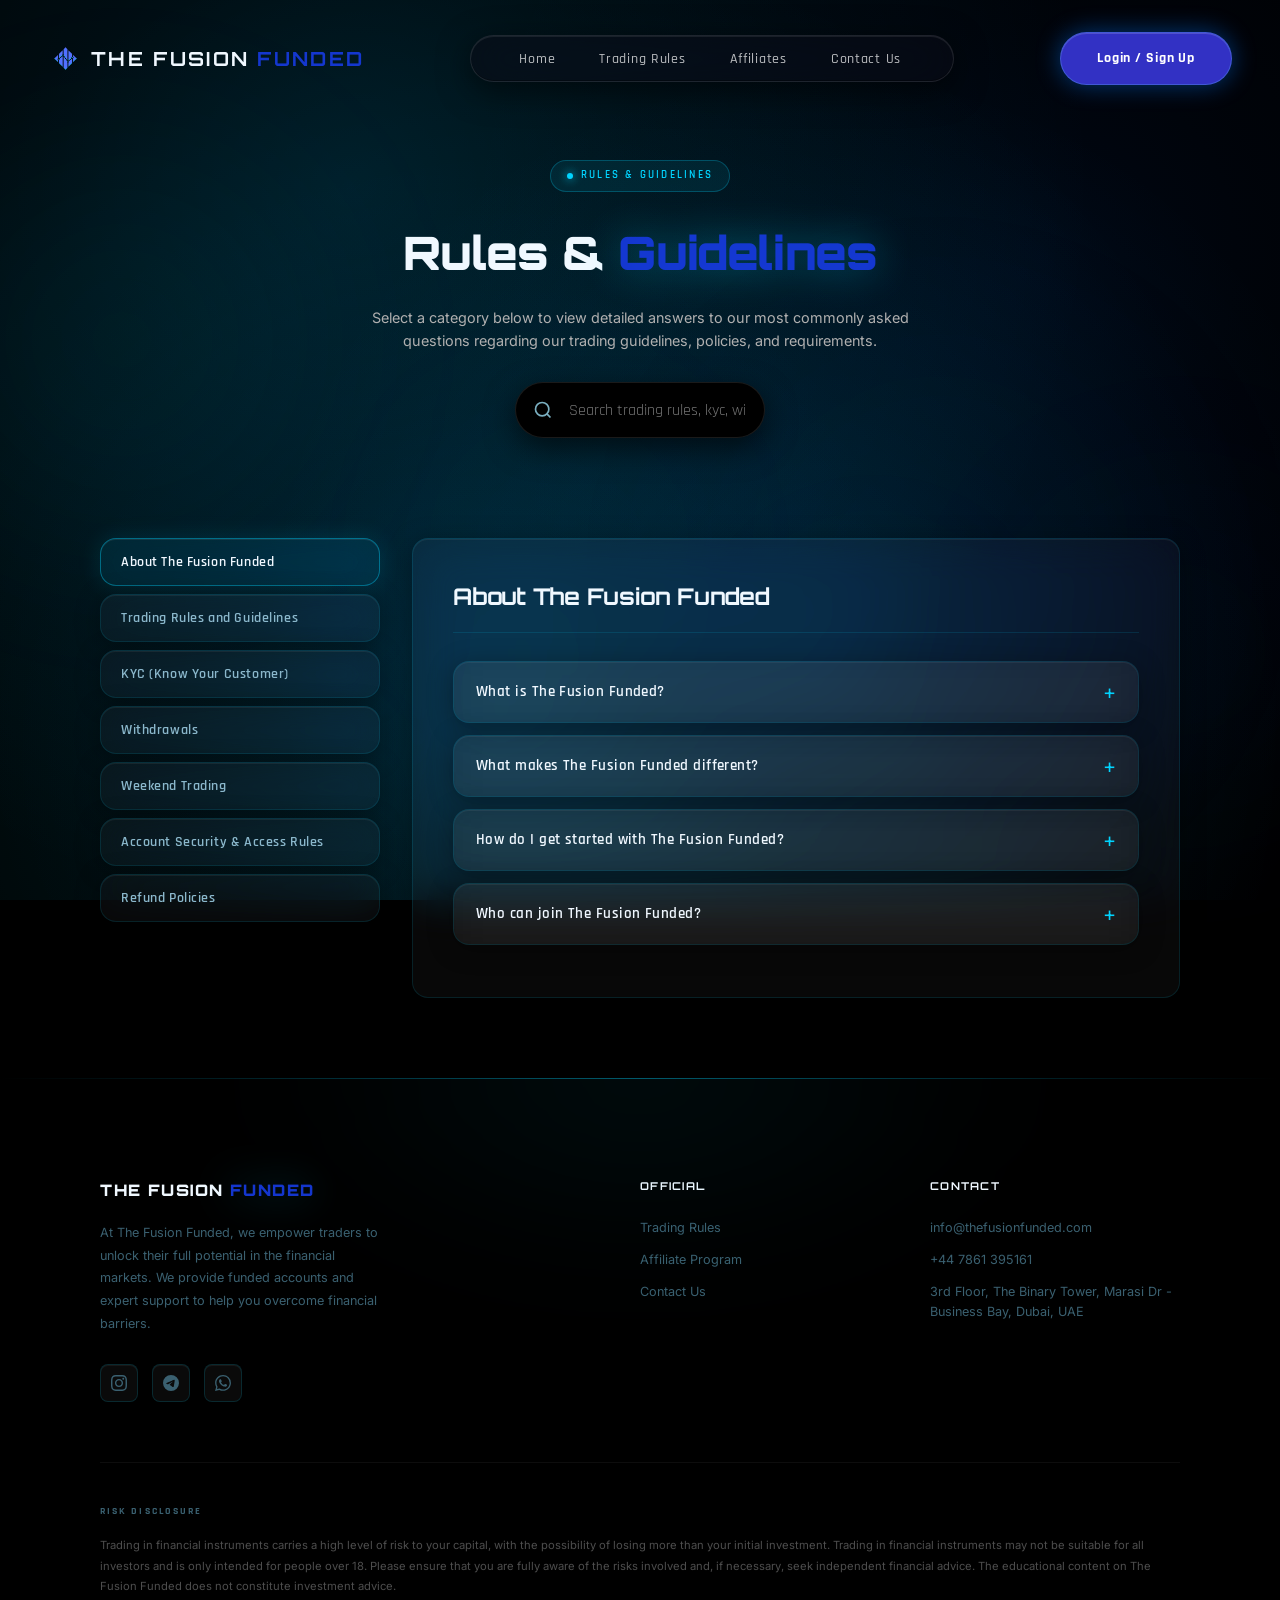
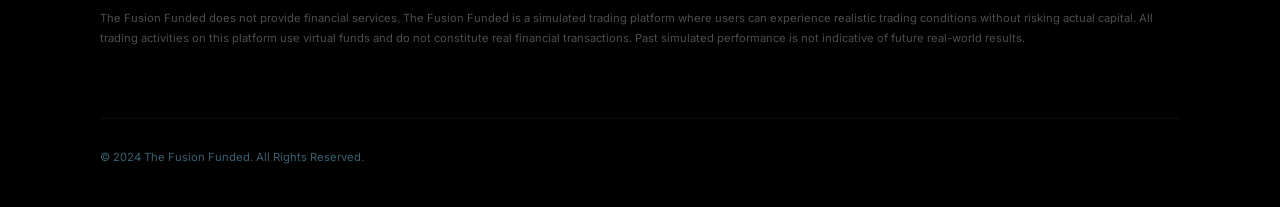
<file: trading_rules_detail.html>
<!DOCTYPE html>
<html lang="en">

<head>
  <meta charset="UTF-8" />
  <meta name="viewport" content="width=device-width, initial-scale=1.0" />
  <meta name="description" content="The Fusion Funded — Detailed Trading Rules and Guidelines." />
  <title>The Fusion Funded | Rules Details</title>
  <link rel="preconnect" href="https://fonts.googleapis.com" />
  <link rel="preconnect" href="https://fonts.gstatic.com" crossorigin />
  <link
    href="https://fonts.googleapis.com/css2?family=Orbitron:wght@400;600;700;900&family=Inter:wght@300;400;500;600&family=Rajdhani:wght@300;400;500;600;700&display=swap"
    rel="stylesheet" />
  <link rel="stylesheet" href="style.css?v=2" />
  <style>
    /* ── Same background system as trading_rules.html: liquid-bg canvas via app.js ── */
    body {
      background: #000;
    }

    /* ── HERO ── */
    .faq-hero {
      padding: 160px 0 60px;
      position: relative;
      z-index: 10;
      text-align: center;
      background: transparent;
    }

    .faq-hero-title {
      font-family: 'Orbitron', sans-serif;
      font-size: clamp(2rem, 4vw, 3.2rem);
      font-weight: 900;
      letter-spacing: -0.02em;
      color: #f0f8ff;
      margin-bottom: 16px;
    }

    .faq-page-tag {
      display: inline-flex;
      align-items: center;
      gap: 8px;
      font-family: 'Rajdhani', sans-serif;
      font-size: 0.78rem;
      font-weight: 600;
      letter-spacing: 0.2em;
      text-transform: uppercase;
      color: #00d4ff;
      background: rgba(0, 212, 255, 0.08);
      border: 1px solid rgba(0, 212, 255, 0.25);
      padding: 6px 16px;
      border-radius: 100px;
      margin-bottom: 24px;
    }

    .faq-page-tag-dot {
      width: 6px;
      height: 6px;
      border-radius: 50%;
      background: #00d4ff;
      box-shadow: 0 0 10px #00d4ff;
      animation: pulse 1.5s ease-in-out infinite;
    }

    /* ── LAYOUT ── */
    .faq-container {
      display: flex;
      gap: 32px;
      margin-bottom: 80px;
      position: relative;
      z-index: 2;
      background: transparent;
    }

    /* ── SIDEBAR TABS — liquid glass ── */
    .faq-sidebar {
      width: 280px;
      display: flex;
      flex-direction: column;
      gap: 8px;
      flex-shrink: 0;
    }

    .faq-tab {
      background: rgba(255, 255, 255, 0.03);
      border: 1px solid rgba(0, 212, 255, 0.12);
      padding: 14px 20px;
      border-radius: 16px;
      color: #8bb8cc;
      font-family: 'Rajdhani', sans-serif;
      font-size: 1rem;
      font-weight: 600;
      letter-spacing: 0.04em;
      text-align: left;
      cursor: pointer;
      transition: transform 0.3s ease, border-color 0.3s ease, box-shadow 0.3s ease;
      backdrop-filter: blur(20px) saturate(160%);
      -webkit-backdrop-filter: blur(20px) saturate(160%);
      box-shadow: 0 4px 24px rgba(0, 0, 0, 0.35), inset 0 1px 0 rgba(255, 255, 255, 0.06);
    }

    .faq-tab:hover {
      transform: translateY(-3px);
      border-color: rgba(0, 212, 255, 0.3);
      box-shadow: 0 0 24px rgba(0, 212, 255, 0.1), 0 12px 32px rgba(0, 0, 0, 0.4);
      color: #f0f8ff;
    }

    .faq-tab.active {
      border-color: rgba(0, 212, 255, 0.4);
      background: rgba(0, 212, 255, 0.08);
      color: #f0f8ff;
      box-shadow: 0 0 24px rgba(0, 212, 255, 0.12), inset 0 1px 0 rgba(255, 255, 255, 0.08);
    }

    /* ── MAIN CONTENT PANEL — liquid glass ── */
    .faq-content-area {
      flex: 1;
      background: rgba(255, 255, 255, 0.03);
      border: 1px solid rgba(0, 212, 255, 0.12);
      border-radius: 16px;
      padding: 40px;
      backdrop-filter: blur(20px) saturate(160%);
      -webkit-backdrop-filter: blur(20px) saturate(160%);
      box-shadow: 0 4px 24px rgba(0, 0, 0, 0.35), inset 0 1px 0 rgba(255, 255, 255, 0.06);
    }

    .faq-category-content {
      display: none;
      animation: fadeIn 0.35s cubic-bezier(0.16, 1, 0.3, 1);
    }

    .faq-category-content.active {
      display: block;
    }

    @keyframes fadeIn {
      from {
        opacity: 0;
        transform: translateY(8px);
      }

      to {
        opacity: 1;
        transform: translateY(0);
      }
    }

    .category-title {
      font-family: 'Orbitron', sans-serif;
      font-size: 1.6rem;
      font-weight: 700;
      letter-spacing: -0.01em;
      color: #f0f8ff;
      margin-bottom: 28px;
      padding-bottom: 16px;
      border-bottom: 1px solid rgba(0, 212, 255, 0.12);
    }

    /* ── ACCORDION ITEMS — liquid glass cards ── */
    .accordion-item {
      margin-bottom: 12px;
      border: 1px solid rgba(0, 212, 255, 0.12);
      border-radius: 16px;
      overflow: hidden;
      background: rgba(255, 255, 255, 0.03);
      backdrop-filter: blur(20px) saturate(160%);
      -webkit-backdrop-filter: blur(20px) saturate(160%);
      box-shadow: 0 4px 24px rgba(0, 0, 0, 0.35), inset 0 1px 0 rgba(255, 255, 255, 0.06);
      transition: transform 0.3s ease, border-color 0.3s ease, box-shadow 0.3s ease;
    }

    .accordion-item:hover {
      transform: translateY(-2px);
      border-color: rgba(0, 212, 255, 0.3);
      box-shadow: 0 0 24px rgba(0, 212, 255, 0.1), 0 12px 32px rgba(0, 0, 0, 0.4);
    }

    .accordion-header {
      padding: 18px 22px;
      cursor: pointer;
      display: flex;
      justify-content: space-between;
      align-items: center;
      background: rgba(255, 255, 255, 0.025);
      transition: background 0.25s;
    }

    .accordion-header:hover {
      background: rgba(0, 212, 255, 0.05);
    }

    .accordion-header h3 {
      font-family: 'Rajdhani', sans-serif;
      font-size: 1.05rem;
      font-weight: 600;
      letter-spacing: 0.03em;
      color: #f0f8ff;
      margin: 0;
    }

    .accordion-icon {
      color: #00d4ff;
      font-size: 1.4rem;
      line-height: 1;
      transition: transform 0.3s cubic-bezier(0.4, 0, 0.2, 1);
      flex-shrink: 0;
    }

    .accordion-item.active .accordion-header {
      background: rgba(0, 212, 255, 0.07);
      border-bottom: 1px solid rgba(0, 212, 255, 0.12);
    }

    .accordion-item.active .accordion-icon {
      transform: rotate(45deg);
    }

    .accordion-content {
      max-height: 0;
      overflow: hidden;
      transition: max-height 0.4s ease;
    }

    .accordion-content-inner {
      padding: 22px;
      font-size: 0.97rem;
      line-height: 1.75;
      color: #8bb8cc;
    }

    .accordion-content-inner p {
      margin-bottom: 14px;
    }

    .accordion-content-inner p:last-child {
      margin-bottom: 0;
    }

    .accordion-content-inner ul {
      margin-left: 20px;
      margin-bottom: 14px;
    }

    .accordion-content-inner li {
      margin-bottom: 6px;
    }

    /* ── RESPONSIVE ── */
    @media (max-width: 992px) {
      .faq-container {
        flex-direction: column;
      }

      .faq-sidebar {
        width: 100%;
        flex-direction: row;
        flex-wrap: wrap;
      }

      .faq-tab {
        flex: 1 1 calc(33.333% - 10px);
        text-align: center;
        padding: 12px;
      }
    }

    @media (max-width: 768px) {
      .faq-tab {
        flex: 1 1 calc(50% - 10px);
      }

      .faq-content-area {
        padding: 20px;
      }
    }

    /* ── SEARCH — liquid glass ── */
    .search-wrapper {
      position: relative;
      margin: 0 auto 40px auto;
      width: 100%;
      max-width: 250px;
      height: 56px;
      background: #000;
      border-radius: 28px;
      transition: max-width 0.5s cubic-bezier(0.175, 0.885, 0.32, 1.275), box-shadow 0.4s ease, background-color 0.4s ease;
      z-index: 100;
      box-shadow: 0 10px 30px rgba(0, 0, 0, 0.6), inset 0 0 0 1px rgba(255, 255, 255, 0.1);
    }

    .search-wrapper:focus-within,
    .search-wrapper.has-value {
      max-width: 600px;
      background: rgba(14, 18, 30, 0.95);
      box-shadow: 0 10px 40px rgba(0, 212, 255, 0.2), inset 0 0 0 1px #00d4ff;
    }

    .search-input {
      width: 100%;
      height: 100%;
      padding: 0 20px 0 54px;
      background: transparent;
      border: none;
      font-family: 'Rajdhani', sans-serif;
      font-size: 1.1rem;
      color: #fff;
      outline: none;
      border-radius: 28px;
    }

    .search-input::placeholder {
      color: rgba(255, 255, 255, 0.45);
      transition: opacity 0.3s ease;
    }

    .search-icon {
      position: absolute;
      top: 50%;
      left: 18px;
      transform: translateY(-50%);
      color: #7aafc0;
      pointer-events: none;
      transition: color 0.3s ease;
    }

    .search-wrapper:focus-within .search-icon,
    .search-wrapper.has-value .search-icon {
      color: #00d4ff;
    }

    .search-dropdown {
      position: absolute;
      top: calc(100% + 15px);
      left: 0;
      width: 100%;
      background: rgba(5, 16, 32, 0.90);
      border: 1px solid rgba(0, 212, 255, 0.20);
      border-radius: 24px;
      backdrop-filter: blur(20px);
      max-height: 300px;
      overflow-y: auto;
      display: none;
      flex-direction: column;
      box-shadow: 0 12px 40px rgba(0, 0, 0, 0.55);
      padding: 10px 0;
    }

    .search-dropdown.active {
      display: flex;
    }

    .search-result-item {
      padding: 15px 20px;
      color: #9bb8cc;
      cursor: pointer;
      font-family: 'Inter', sans-serif;
      font-size: 1rem;
      border-bottom: 1px solid rgba(255, 255, 255, 0.05);
      transition: all 0.2s ease;
      text-decoration: none;
      display: block;
    }

    .search-result-item:last-child {
      border-bottom: none;
    }

    .search-result-item:hover {
      background: rgba(0, 212, 255, 0.09);
      color: #fff;
    }

    /* ── RULE BLOCKS ── */
    .rule-block {
      margin-bottom: 20px;
    }

    .rule-block:last-child {
      margin-bottom: 0;
    }

    .rule-title {
      font-family: 'Rajdhani', sans-serif;
      font-size: 1.15rem;
      font-weight: 700;
      color: #00d4ff;
      margin-bottom: 6px;
      display: flex;
      align-items: center;
    }

    .rule-title::before {
      content: '■';
      color: #00d4ff;
      font-size: 0.6rem;
      margin-right: 10px;
      opacity: 0.8;
    }

    .rule-desc {
      padding-left: 20px;
      color: #b0b0b0;
      border-left: 2px solid rgba(0, 212, 255, 0.2);
    }
  </style>
</head>

<body>

  <!-- ===== GLOBAL LIQUID GRADIENT BG ===== -->
  <canvas id="liquid-bg"></canvas>

  <!-- ===== NAVBAR ===== -->
  <nav id="navbar">
    <div class="nav-inner">
      <div class="nav-logo" id="nav-logo" onclick="window.location.href='index.html';">
        <img src="logo.png" alt="Logo" class="nav-logo-img">
        <span class="logo-text">THE FUSION</span>
        <span class="logo-accent">FUNDED</span>
      </div>
      <ul class="nav-links" id="nav-links">
        <li><a href="index.html" class="nav-link">Home</a></li>
        <li><a href="trading_rules.html" class="nav-link">Trading Rules</a></li>
        <li><a href="affiliate_program.html" class="nav-link">Affiliates</a></li>
        <li><a href="contact_us.html" class="nav-link">Contact Us</a></li>
        <li><a href="https://user.thefusionfunded.com/user/signup" class="nav-cta-mobile" target="_blank">Login / Sign
            Up</a></li>
      </ul>
      <a href="https://user.thefusionfunded.com/user/signup" class="nav-cta" id="nav-cta" target="_blank">Login / Sign
        Up</a>
      <button class="hamburger" id="hamburger" aria-label="Toggle navigation">
        <span></span><span></span><span></span>
      </button>
    </div>
  </nav>

  <!-- ===== FLOATING GRADIENT ORBS ===== -->
  <div class="gradient-orb orb-1"></div>
  <div class="gradient-orb orb-2"></div>
  <div class="gradient-orb orb-3"></div>
  <div class="gradient-orb orb-4"></div>
  <div class="gradient-orb orb-5"></div>

  <!-- ===== HERO ===== -->
  <section class="faq-hero container">
    <div class="faq-page-tag"><span class="faq-page-tag-dot"></span>Rules & Guidelines</div>
    <h1 class="faq-hero-title">Rules &amp; <span class="gradient-text">Guidelines</span></h1>
    <p style="color: #b0b0b0; max-width: 600px; margin: 0 auto 30px auto;">Select a category below to view detailed
      answers to our most commonly asked questions regarding our trading guidelines, policies, and requirements.</p>
    <div class="search-wrapper">
      <svg class="search-icon" viewBox="0 0 24 24" fill="none" stroke="currentColor" stroke-width="2" width="20"
        height="20">
        <circle cx="11" cy="11" r="8"></circle>
        <line x1="21" y1="21" x2="16.65" y2="16.65"></line>
      </svg>
      <input type="text" class="search-input" id="rules-search" placeholder="Search trading rules, kyc, withdrawals..."
        autocomplete="off">
      <div class="search-dropdown" id="search-dropdown"></div>
    </div>
  </section>

  <!-- ===== FAQ LAYOUT ===== -->
  <section class="faq-container container">
    <!-- Sidebar Tabs -->
    <div class="faq-sidebar" id="faq-sidebar">
      <button class="faq-tab" data-target="about">About The Fusion Funded</button>
      <button class="faq-tab" data-target="rules">Trading Rules and Guidelines</button>
      <button class="faq-tab" data-target="kyc">KYC (Know Your Customer)</button>
      <button class="faq-tab" data-target="withdrawals">Withdrawals</button>
      <button class="faq-tab" data-target="weekend">Weekend Trading</button>
      <button class="faq-tab" data-target="security">Account Security & Access Rules</button>
      <button class="faq-tab" data-target="refund">Refund Policies</button>
    </div>

    <!-- Content Area -->
    <div class="faq-content-area" id="faq-content-area">

      <!-- Category: About -->
      <div class="faq-category-content" id="about">
        <h2 class="category-title">About The Fusion Funded</h2>

        <div class="accordion-item">
          <div class="accordion-header">
            <h3>What is The Fusion Funded?</h3>
            <span class="accordion-icon">+</span>
          </div>
          <div class="accordion-content">
            <div class="accordion-content-inner">
              <p>The Fusion Funded is a proprietary trading firm that provides traders with access to funded capital
                through a structured evaluation process.</p>
              <br>
              <p>Our model is specifically designed for traders who use <strong>high-frequency trading systems (HFT),
                  automation, and advanced execution strategies</strong> to achieve performance efficiently</p>
              <br>
              <p>Unlike traditional prop firms, The Fusion Funded allows traders to use <strong>HFT-based strategies
                  during the challenge phase</strong>, enabling faster completion of evaluation objectives.</p>
              <br>
              <p>We operate on a single evaluation model: <span style="color: #00d4ff;">&bull; HFT 2.0 Challenge</span>
              </p>
              <br>
              <p>This challenge is designed to assess a trader's ability to generate profits while maintaining strict
                risk management.</p>
              <br>
              <p>Traders may also choose to work with our <strong>trusted partners</strong>, who specialize in
                high-frequency trading systems and can assist in completing the challenge using advanced trading
                solutions.</p>
              <br>
              <p>All accounts that successfully meet the evaluation criteria are reviewed and transitioned into a funded
                trading environment where structured risk rules are applied.</p>
            </div>
          </div>
        </div>

        <div class="accordion-item">
          <div class="accordion-header">
            <h3>What makes The Fusion Funded different?</h3>
            <span class="accordion-icon">+</span>
          </div>
          <div class="accordion-content">
            <div class="accordion-content-inner">
              <p>The Fusion Funded operates on a <strong>performance-driven and execution-flexible model</strong>, built
                specifically for modern traders.</p>
              <br>
              <p>Key differences include:</p>
              <br>
              <ul style="color: #00d4ff; padding-left: 20px;">
                <li style="margin-bottom: 8px;"><strong>HFT-enabled challenge phase</strong><br><span
                    style="color: #00d4ff;">Traders can use high-frequency trading systems, automation, and fast
                    execution strategies to complete the challenge.</span></li>
                <li style="margin-bottom: 8px;"><strong>Single streamlined evaluation (HFT 2.0)</strong><br><span
                    style="color: #00d4ff;">No complex multi-phase challenges — one clear path to funding.</span></li>
                <li style="margin-bottom: 8px;"><strong>Improved risk structure</strong>
                  <ul style="color: #00d4ff; padding-left: 20px; list-style-type: circle; margin-top: 5px;">
                    <li>10% maximum drawdown</li>
                    <li>7% daily drawdown</li>
                  </ul>
                </li>
                <li style="margin-bottom: 8px;"><strong>Flexible payout structure</strong><br><span
                    style="color: #00d4ff;">Traders can earn up to:</span>
                  <ul style="color: #00d4ff; padding-left: 20px; list-style-type: circle; margin-top: 5px;">
                    <li>60% &rarr; 70% &rarr; 80% &rarr; 90% profit split</li>
                  </ul>
                </li>
                <li style="margin-bottom: 8px;"><strong>Faster progression system</strong><br><span
                    style="color: #00d4ff;">Designed to allow traders to complete evaluations efficiently using their
                    preferred strategies.</span></li>
              </ul>
              <br>
              <p>Once funded, traders operate under a <strong>structured and controlled trading environment</strong> to
                ensure long-term sustainability and capital protection.</p>
            </div>
          </div>
        </div>

        <div class="accordion-item">
          <div class="accordion-header">
            <h3>How do I get started with The Fusion Funded?</h3>
            <span class="accordion-icon">+</span>
          </div>
          <div class="accordion-content">
            <div class="accordion-content-inner">
              <p>Getting started with The Fusion Funded is simple:</p>
              <br>
              <p style="color: #00d4ff;">Step 1 — Choose Your Account</p>
              <p>Select your preferred account size and purchase the HFT 2.0 Challenge.</p>
              <br>
              <p style="color: #00d4ff;">Step 2 — Start Trading</p>
              <p>Begin trading on your challenge account.</p>
              <br>
              <p>You may trade manually or use <strong>HFT systems and automated strategies</strong> to achieve the
                profit target.</p>
              <br>
              <p>Traders may also choose to work with our <strong>trusted partners</strong>, who can assist in
                completing the challenge using high-frequency trading systems.</p>
              <br>
              <p style="color: #00d4ff;">Trade By The Fusion Funded Rules</p>
              <p>Trade the evaluation account while respecting the challenge objectives and the <span
                  style="color: #00d4ff;">10% static drawdown rule (no daily drawdown limit)</span>.</p>
              <br>
              <p style="color: #00d4ff;">Step 3 — Achieve the Profit Target</p>
              <p>Reach the required profit target while following all trading rules.</p>
              <br>
              <p style="color: #00d4ff;">Step 4 — Account Review</p>
              <p>Once the target is achieved, your account is reviewed to ensure compliance with all rules.</p>
              <br>
              <p style="color: #00d4ff;">Step 5 — Get Funded</p>
              <p>After successful review, you will receive your funded account and can begin trading under the funded
                model.</p>
            </div>
          </div>
        </div>

        <div class="accordion-item">
          <div class="accordion-header">
            <h3>Who can join The Fusion Funded?</h3>
            <span class="accordion-icon">+</span>
          </div>
          <div class="accordion-content">
            <div class="accordion-content-inner">
              <p>The Fusion Funded is open to traders worldwide who want to demonstrate their trading skills and access
                funded capital</p>
              <br>
              <p>Eligibility requirements:</p>
              <br>
              <ul style="color: #00d4ff; padding-left: 20px;">
                <li style="margin-bottom: 8px;">Must be at least <strong>18 years old</strong></li>
                <li style="margin-bottom: 8px;">Must have a valid trading strategy</li>
                <li style="margin-bottom: 8px;">Must follow all trading rules and risk guidelines</li>
              </ul>
              <br>
              <p>Both beginner and experienced traders are welcome.</p>
              <br>
              <p>The Fusion Funded is designed for traders who:</p>
              <br>
              <ul style="color: #00d4ff; padding-left: 20px;">
                <li style="margin-bottom: 8px;">Use manual or automated strategies</li>
                <li style="margin-bottom: 8px;">Want to leverage HFT systems during evaluation</li>
                <li style="margin-bottom: 8px;">Aim to trade funded capital with structured risk</li>
              </ul>
              <br>
              <p>To comply with international regulations, services may not be available in restricted jurisdictions or
                to individuals listed under global sanctions or financial compliance restrictions.</p>
              <br>
              <p><strong>Restricted Jurisdictions & Compliance</strong> To comply with international regulations, The
                Fusion Funded does not provide services to individuals who are located in or are residents of the
                following countries or regions:</p>
              <br>
              <ul style="color: #00d4ff; padding-left: 20px;">
                <li style="margin-bottom: 8px;">Democratic People's Republic of Korea (North Korea)</li>
                <li style="margin-bottom: 8px;">Iran</li>
                <li style="margin-bottom: 8px;">South Sudan</li>
                <li style="margin-bottom: 8px;">Sudan</li>
                <li style="margin-bottom: 8px;">Yemen</li>
              </ul>
              <br>
              <p>Additionally, we do not provide services to individuals or entities listed on international sanctions
                lists or global anti-terrorism compliance lists.</p>
              <br>
              <p><strong>Additional Restrictions</strong></p>
              <br>
              <p>The Fusion Funded does not offer services to:</p>
              <br>
              <ul style="color: #00d4ff; padding-left: 20px;">
                <li style="margin-bottom: 8px;">Individuals listed on international sanctions lists</li>
                <li style="margin-bottom: 8px;">Persons with criminal histories involving financial crimes or terrorism
                </li>
                <li style="margin-bottom: 8px;">Individuals previously banned due to contract violations or policy
                  breaches</li>
              </ul>
            </div>
          </div>
        </div>
      </div>
    </div>
    </div>

    <!-- Category: Rules -->
    <div class="faq-category-content" id="rules">
      <h2 class="category-title">Trading Rules and Guidelines</h2>

      <div class="accordion-item">
        <div class="accordion-header">
          <h3>The Fusion Funded — HFT 2.0 Challenge Model</h3>
          <span class="accordion-icon">+</span>
        </div>
        <div class="accordion-content">
          <div class="accordion-content-inner">
            <p>The Fusion Funded operates on a single evaluation system known as the HFT 2.0 Challenge.</p>
            <br>
            <p>This model is designed for traders who want to use high-frequency trading systems (HFT), automation, and
              advanced execution strategies to complete their evaluation efficiently</p>
            <br>
            <p style="color: #00d4ff;">During the challenge phase</p>
            <br>
            <ul style="color: #00d4ff; padding-left: 20px;">
              <li style="margin-bottom: 8px;">HFT strategies are allowed</li>
              <li style="margin-bottom: 8px;">Tick scalping is allowed</li>
              <li style="margin-bottom: 8px;">Arbitrage and latency-based strategies are allowed</li>
              <li style="margin-bottom: 8px;">Traders may also choose to work with our trusted partners, who specialize
                in high-frequency trading systems and can assist in completing the challenge efficiently</li>
            </ul>
            <br>
            <p>Once funded, all accounts operate under a structured and rule-based environment, where specific trading
              restrictions apply</p>
            <br>
            <p style="color: #00d4ff;">Challenge Objectives</p>
            <br>
            <p>To successfully complete the HFT 2.0 Challenge, traders must:</p>
            <br>
            <ul style="color: #00d4ff; padding-left: 20px;">
              <li style="margin-bottom: 8px;">Achieve the required profit target</li>
              <li style="margin-bottom: 8px;">Follow all trading rules</li>
              <li style="margin-bottom: 8px;">Maintain proper risk management</li>
            </ul>
            <br>
            <p>All accounts are reviewed after completion of the challenge.</p>
            <br>
            <p style="color: #00d4ff;">Evaluation Process</p>
            <br>
            <ul style="color: #00d4ff; padding-left: 20px;">
              <li style="margin-bottom: 8px;">Once the profit target is achieved, the account is placed under review
              </li>
              <li style="margin-bottom: 8px;">Trading behavior and rule compliance are verified</li>
              <li style="margin-bottom: 8px;">Upon approval, the trader is moved to the funded stage</li>
            </ul>
            <br>
            <p style="color: #00d4ff;">Profit Target</p>
            <br>
            <p>The profit target for the HFT 2.0 Challenge is</p>
            <br>
            <ul style="color: #00d4ff; padding-left: 20px;">
              <li style="margin-bottom: 8px;"><strong>10% of the initial account size</strong></li>
            </ul>
            <br>
            <p>Example:</p>
            <br>
            <p>For a $100,000 account:</p>
            <br>
            <ul style="color: #00d4ff; padding-left: 20px;">
              <li style="margin-bottom: 8px;">Profit Target = $10,000</li>
            </ul>
            <br>
            <p>This target can be achieved using manual trading or HFT strategies during the challenge phase.</p>
            <br>
            <p style="color: #00d4ff;">Drawdown Rules</p>
            <br>
            <p><strong>Maximum Overall Drawdown</strong></p>
            <br>
            <ul style="color: #00d4ff; padding-left: 20px;">
              <li style="margin-bottom: 8px;">Maximum loss allowed: <strong>10% of initial account size</strong></li>
            </ul>
            <br>
            <p><strong>Daily Drawdown</strong></p>
            <br>
            <ul style="color: #00d4ff; padding-left: 20px;">
              <li style="margin-bottom: 8px;">Daily loss limit: <strong>7%</strong></li>
            </ul>
            <br>
            <p>Example:</p>
            <br>
            <p>Account Size: $100,000</p>
            <br>
            <ul style="color: #00d4ff; padding-left: 20px;">
              <li style="margin-bottom: 8px;">Maximum Drawdown: $10,000</li>
              <li style="margin-bottom: 8px;">Daily Drawdown: $7,000</li>
            </ul>
            <br>
            <p>The account balance or equity must never fall below the defined limits.</p>
            <br>
            <p style="color: #00d4ff;">20% Risk Per Trade Rule</p>
            <br>
            <p>A trader can risk a maximum of 20% of the total drawdown allowance in a single trade, and to follow this
              rule, a mandatory SL on positions is required in order to track and keep the maximum allowed risk under
              20%.</p>
            <br>
            <p>Example:</p>
            <br>
            <p>Account Size: $100,000</p>
            <br>
            <ul style="color: #00d4ff; padding-left: 20px;">
              <li style="margin-bottom: 8px;">Total Drawdown Allowed: $10,000</li>
              <li style="margin-bottom: 8px;">Maximum Risk Per Trade: $2,000</li>
            </ul>
            <br>
            <p>Exceeding this limit at any point during trade execution or exposure calculation will be treated as a
              violation, regardless of trade outcome.</p>
            <br>
            <p style="color: #00d4ff;">Consistency Rule</p>
            <br>
            <p>A trader’s single trading day or trade must not exceed 30% of total profits.</p>
            <br>
            <p>Example:</p>
            <br>
            <ul style="color: #00d4ff; padding-left: 20px;">
              <li style="margin-bottom: 8px;">Total Profit: $10,000</li>
              <li style="margin-bottom: 8px;">Maximum allowed from a single day/trade: $3,000</li>
            </ul>
            <br>
            <p>Exceeding this limit will result in a violation.</p>
            <br>
            <p style="color: #00d4ff;">Minimum Trading Days</p>
            <br>
            <ul style="color: #00d4ff; padding-left: 20px;">
              <li style="margin-bottom: 8px;">Minimum required trading days: <strong>14 days</strong></li>
              <li style="margin-bottom: 8px;">Optional add-on reduces this to <strong>9 trading days</strong></li>
            </ul>
            <br>
            <p style="color: #00d4ff;">Minimum Trading Day Rule (Lot-Based)</p>
            <br>
            <p>A trading day will only be counted if the trader places a trade with at least:</p>
            <br>
            <ul style="color: #00d4ff; padding-left: 20px;">
              <li style="margin-bottom: 8px;">0.1x (1/10th) of the largest lot size used during the payout cycle</li>
            </ul>
            <br>
            <p>Example:</p>
            <br>
            <ul style="color: #00d4ff; padding-left: 20px;">
              <li style="margin-bottom: 8px;">If the largest lot used = 1.0 lot</li>
              <li style="margin-bottom: 8px;">Minimum lot required to count a day = 0.1 lot</li>
            </ul>
            <br>
            <p>Trades below this threshold will not be counted as valid trading days</p>
            <br>
            <p style="color: #00d4ff;">Layering Rule</p>
            <br>
            <p>Opening more than 3 positions in the same direction on the same instrument simultaneously is not allowed.
            </p>
            <br>
            <p>Adding positions to trades that are already in drawdown, grid trading, or recovery-based entries may be
              considered a violation.</p>
            <br>
            <ul style="color: #00d4ff; padding-left: 20px;">
              <li style="margin-bottom: 8px;">Challenge Phase: May be treated as a soft breach</li>
              <li style="margin-bottom: 8px;">Funded Stage: May be treated as a hard breach</li>
            </ul>
            <br>
            <p style="color: #00d4ff;">Martingale Rule</p>
            <br>
            <p><strong>Martingale trading is strictly prohibited</strong></p>
            <br>
            <p>Martingale includes increasing position size after a loss in an attempt to recover previous losses.</p>
            <br>
            <p>Important:</p>
            <br>
            <ul style="color: #00d4ff; padding-left: 20px;">
              <li style="margin-bottom: 8px;">The sum of all open positions will be treated as a single combined
                position.</li>
              <li style="margin-bottom: 8px;">If a trader increases total exposure after a losing trade, it will be
                considered a martingale strategy.</li>
            </ul>
            <br>
            <p>Examples:</p>
            <br>
            <ul style="color: #00d4ff; padding-left: 20px;">
              <li style="margin-bottom: 8px;">Increasing lot size after a loss</li>
              <li style="margin-bottom: 8px;">Re-entering trades with higher risk to recover drawdown</li>
              <li style="margin-bottom: 8px;">Adding positions that increase total exposure after a loss</li>
            </ul>
            <br>
            <ul style="color: #00d4ff; padding-left: 20px;">
              <li style="margin-bottom: 8px;">Challenge Phase: May be treated as a soft breach</li>
              <li style="margin-bottom: 8px;">Funded Stage: May be treated as a hard breach</li>
            </ul>
            <br>
            <p style="color: #00d4ff;">Minimum Trade Holding Time (Live Accounts Only)</p>
            <br>
            <p>On funded accounts:</p>
            <br>
            <ul style="color: #00d4ff; padding-left: 20px;">
              <li style="margin-bottom: 8px;">Each trade must be held for a minimum of 2 minutes</li>
              <li style="margin-bottom: 8px;">Up to 3–4 trades per payout cycle may be ignored.</li>
            </ul>
            <br>
            <p>If this limit is exceeded:</p>
            <br>
            <ul style="color: #00d4ff; padding-left: 20px;">
              <li style="margin-bottom: 8px;">It will be treated as a soft breach</li>
              <li style="margin-bottom: 8px;">The payout will be rejected</li>
              <li style="margin-bottom: 8px;">The account will be reset to the initial balance</li>
            </ul>
            <br>
            <p style="color: #00d4ff;">Trading Behavior Rules</p>
            <br>
            <p>The following behaviors are considered violations:</p>
            <br>
            <p><strong>Toxic Trading Behavior</strong></p>
            <br>
            <ul style="color: #00d4ff; padding-left: 20px;">
              <li style="margin-bottom: 8px;">Ignoring risk management</li>
              <li style="margin-bottom: 8px;">Reckless or undisciplined trading</li>
              <li style="margin-bottom: 8px;">Trading without a clear strategy</li>
            </ul>
            <br>
            <p><strong>Overtrading</strong></p>
            <br>
            <ul style="color: #00d4ff; padding-left: 20px;">
              <li style="margin-bottom: 8px;">Excessive number of trades in a short time</li>
              <li style="margin-bottom: 8px;">Continuous entries without proper setup</li>
            </ul>
            <br>
            <p><strong>Gambling Behavior</strong></p>
            <br>
            <ul style="color: #00d4ff; padding-left: 20px;">
              <li style="margin-bottom: 8px;">Random entries without analysis</li>
              <li style="margin-bottom: 8px;">Revenge trading</li>
              <li style="margin-bottom: 8px;">Emotion-driven execution</li>
            </ul>
            <br>
            <p>Repeated violations may result in restrictions or account termination.</p>
            <br>
            <p style="color: #00d4ff;">Tick Scalping</p>
            <br>
            <p>Tick scalping refers to extremely fast trades capturing very small price movements.</p>
            <br>
            <p>Example:</p>
            <br>
            <ul style="color: #00d4ff; padding-left: 20px;">
              <li style="margin-bottom: 8px;">Opening and closing trades within very short durations repeatedly</li>
            </ul>
            <br>
            <p>During the challenge phase, tick scalping is allowed.</p>
            <br>
            <p>On funded accounts</p>
            <br>
            <ul style="color: #00d4ff; padding-left: 20px;">
              <li style="margin-bottom: 8px;">Tick scalping is restricted</li>
              <li style="margin-bottom: 8px;">Excessive use may be treated as a violation</li>
            </ul>
            <br>
            <p style="color: #00d4ff;">Arbitrage Trading (Restricted)</p>
            <br>
            <p>Arbitrage trading refers to exploiting price differences rather than trading market direction.</p>
            <br>
            <p>Example:</p>
            <br>
            <ul style="color: #00d4ff; padding-left: 20px;">
              <li style="margin-bottom: 8px;">Opening offsetting positions across correlated instruments to neutralize
                exposure</li>
            </ul>
            <br>
            <p>During the challenge phase, arbitrage strategies are allowed.</p>
            <br>
            <p>On funded accounts</p>
            <br>
            <ul style="color: #00d4ff; padding-left: 20px;">
              <li style="margin-bottom: 8px;">Arbitrage trading is restricted</li>
              <li style="margin-bottom: 8px;">Such activity may be treated as a violation</li>
            </ul>
            <br>
            <p style="color: #00d4ff;">Hedging</p>
            <br>
            <p>Improper hedging practices are not allowed.</p>
            <br>
            <p>Example:</p>
            <br>
            <ul style="color: #00d4ff; padding-left: 20px;">
              <li style="margin-bottom: 8px;">Opening opposite trades on the same instrument</li>
              <li style="margin-bottom: 8px;">Locking positions to remove exposure</li>
            </ul>
            <br>
            <p>Such behavior may be flagged and treated as a violation</p>
            <br>
            <p style="color: #00d4ff;">Reverse Trading</p>
            <br>
            <p>Reverse trading includes:</p>
            <br>
            <ul style="color: #00d4ff; padding-left: 20px;">
              <li style="margin-bottom: 8px;">Intentionally placing losing trades</li>
              <li style="margin-bottom: 8px;">Offsetting positions across accounts</li>
              <li style="margin-bottom: 8px;">Manipulating exposure to bypass rules</li>
            </ul>
            <br>
            <p>Trades placed to neutralize exposure within short time intervals may be flagged.</p>
            <br>
            <p style="color: #00d4ff;">One-Sided Bias Trading</p>
            <br>
            <p>Repeated trading in only one direction without logical justification may trigger a review.</p>
            <br>
            <p>This behavior may indicate poor risk management or strategy imbalance.</p>
            <br>
            <p style="color: #00d4ff;">News Trading</p>
            <br>
            <p>News trading is fully allowed.</p>
            <br>
            <p>Traders may open, close, and manage positions during:</p>
            <br>
            <ul style="color: #00d4ff; padding-left: 20px;">
              <li style="margin-bottom: 8px;">High-impact news releases</li>
              <li style="margin-bottom: 8px;">Economic announcements</li>
              <li style="margin-bottom: 8px;">Volatile market conditions</li>
            </ul>
            <br>
            <p>Traders are responsible for managing risk during periods of high volatility.</p>
            <br>
            <p>All standard risk rules still apply.</p>
            <br>
            <p style="color: #00d4ff;">Weekend Holding (Rule Reference)</p>
            <br>
            <p>Weekend holding is allowed with prior approval.</p>
            <br>
            <p>Refer to the Weekend Trading section for full details.</p>
            <br>
            <p style="color: #00d4ff;">Excessive Risk-Taking / Over-Leveraging</p>
            <br>
            <p>The use of disproportionately large position sizes or repeated maximum exposure trades that can
              significantly impact the account balance may be considered excessive risk-taking.</p>
            <br>
            <p>Examples:</p>
            <br>
            <ul style="color: #00d4ff; padding-left: 20px;">
              <li style="margin-bottom: 8px;">Repeated use of maximum lot size</li>
              <li style="margin-bottom: 8px;">Taking trades that can damage the account rapidly</li>
              <li style="margin-bottom: 8px;">Over-reliance on leverage</li>
            </ul>
            <br>
            <p>Such behavior may result in restrictions or account termination.</p>
            <br>
            <p style="color: #00d4ff;">Breach System</p>
            <br>
            <p><strong>Soft Breach</strong></p>
            <br>
            <ul style="color: #00d4ff; padding-left: 20px;">
              <li style="margin-bottom: 8px;">Payout is rejected</li>
              <li style="margin-bottom: 8px;">Account is reset to initial balance</li>
              <li style="margin-bottom: 8px;">Account remains active in the same phase</li>
            </ul>
            <br>
            <p><strong>Hard Breach</strong></p>
            <br>
            <ul style="color: #00d4ff; padding-left: 20px;">
              <li style="margin-bottom: 8px;">Account is permanently terminated</li>
            </ul>
          </div>
        </div>
      </div>

    </div>

    <!-- Category: KYC -->
    <div class="faq-category-content" id="kyc">
      <h2 class="category-title">KYC (Know Your Customer)</h2>

      <div class="accordion-item">
        <div class="accordion-header">
          <h3>Why is KYC required for my account?</h3>
          <span class="accordion-icon">+</span>
        </div>
        <div class="accordion-content">
          <div class="accordion-content-inner">
            <p>Completing the Know Your Customer (KYC) process is mandatory to maintain a secure and compliant trading
              environment at The Fusion Funded.</p>
            <br>
            <p style="color: #00d4ff;">Why KYC is required:</p>
            <br>
            <p><strong>1. Legal & Regulatory Compliance</strong></p>
            <br>
            <p>KYC helps prevent:</p>
            <br>
            <ul style="color: #00d4ff; padding-left: 20px;">
              <li style="margin-bottom: 8px;">Fraud</li>
              <li style="margin-bottom: 8px;">laundering</li>
              <li style="margin-bottom: 8px;">Identity misuse</li>
              <li style="margin-bottom: 8px;">Financial crime</li>
            </ul>
            <br>
            <p>It ensures all accounts belong to real and verified individuals.</p>
            <br>
            <p><strong>2. Account Security & Protection</strong></p>
            <br>
            <p>KYC links your trading account to verified identity details, helping prevent:</p>
            <br>
            <ul style="color: #00d4ff; padding-left: 20px;">
              <li style="margin-bottom: 8px;">Unauthorized access</li>
              <li style="margin-bottom: 8px;">Identity theft</li>
              <li style="margin-bottom: 8px;">Account misuse</li>
            </ul>
            <br>
            <p><strong>3. Fair Trading Environment</strong></p>
            <br>
            <p>KYC ensures:</p>
            <br>
            <ul style="color: #00d4ff; padding-left: 20px;">
              <li style="margin-bottom: 8px;">One individual does not operate multiple accounts</li>
              <li style="margin-bottom: 8px;">Duplicate or fraudulent accounts are prevented</li>
              <li style="margin-bottom: 8px;">All traders are evaluated fairly</li>
            </ul>
            <br>
            <p><strong>4. Payout Eligibility</strong></p>
            <br>
            <p>KYC verification must be completed before any payout request.</p>
            <br>
            <p>Without KYC approval:</p>
            <br>
            <ul style="color: #00d4ff; padding-left: 20px;">
              <li style="margin-bottom: 8px;">Withdrawals cannot be processed</li>
              <li style="margin-bottom: 8px;">Account features may remain restricted</li>
            </ul>
          </div>
        </div>
      </div>

      <div class="accordion-item">
        <div class="accordion-header">
          <h3>What documents are required for KYC verification?</h3>
          <span class="accordion-icon">+</span>
        </div>
        <div class="accordion-content">
          <div class="accordion-content-inner">
            <p>To complete KYC verification, traders must submit valid documents confirming identity.</p>
            <br>
            <p style="color: #00d4ff;">Personal Identification (Required)</p>
            <br>
            <p>Submit one valid government-issued photo ID:</p>
            <br>
            <ul style="color: #00d4ff; padding-left: 20px;">
              <li style="margin-bottom: 8px;">Passport (preferred)</li>
              <li style="margin-bottom: 8px;">Driver's License</li>
              <li style="margin-bottom: 8px;">National ID Card</li>
            </ul>
            <br>
            <p style="color: #00d4ff;">Requirements:</p>
            <br>
            <ul style="color: #00d4ff; padding-left: 20px;">
              <li style="margin-bottom: 8px;">Document must be valid and not expired</li>
              <li style="margin-bottom: 8px;">All details must be clear and readable</li>
              <li style="margin-bottom: 8px;">Name must match the account details exactly</li>
            </ul>
          </div>
        </div>
      </div>

      <div class="accordion-item">
        <div class="accordion-header">
          <h3>How long does KYC verification take?</h3>
          <span class="accordion-icon">+</span>
        </div>
        <div class="accordion-content">
          <div class="accordion-content-inner">
            <p>KYC verification is usually completed quickly, depending on document quality.</p>
            <br>
            <p style="color: #00d4ff;">Typical Timeframes:</p>
            <br>
            <ul style="color: #00d4ff; padding-left: 20px;">
              <li style="margin-bottom: 8px;"><strong>Instant Approval</strong> (in some cases)</li>
              <li style="margin-bottom: 8px;"><strong>Standard Processing:</strong> 1-2 business days</li>
            </ul>
            <br>
            <p style="color: #00d4ff;">Delays may occur if:</p>
            <br>
            <ul style="color: #00d4ff; padding-left: 20px;">
              <li style="margin-bottom: 8px;">Documents are unclear or incomplete</li>
              <li style="margin-bottom: 8px;">Information does not match account details</li>
              <li style="margin-bottom: 8px;">Additional verification is required</li>
            </ul>
            <br>
            <p style="color: #00d4ff;">How you will be notified:</p>
            <br>
            <ul style="color: #00d4ff; padding-left: 20px;">
              <li style="margin-bottom: 8px;">Email confirmation</li>
              <li style="margin-bottom: 8px;">Account status update</li>
            </ul>
          </div>
        </div>
      </div>

      <div class="accordion-item">
        <div class="accordion-header">
          <h3>What happens if my KYC is rejected?</h3>
          <span class="accordion-icon">+</span>
        </div>
        <div class="accordion-content">
          <div class="accordion-content-inner">
            <p>If your KYC is rejected, it can usually be resolved by correcting the submitted information.</p>
            <br>
            <p style="color: #00d4ff;">Common reasons for rejection:</p>
            <br>
            <ul style="color: #00d4ff; padding-left: 20px;">
              <li style="margin-bottom: 8px;">Blurry or cropped documents</li>
              <li style="margin-bottom: 8px;">Expired documents</li>
              <li style="margin-bottom: 8px;">Mismatched account details</li>
              <li style="margin-bottom: 8px;">Incomplete submission</li>
            </ul>
            <br>
            <p style="color: #00d4ff;">What happens next:</p>
            <br>
            <ul style="color: #00d4ff; padding-left: 20px;">
              <li style="margin-bottom: 8px;">You will receive a rejection email with the reason</li>
              <li style="margin-bottom: 8px;">You can resubmit corrected documents</li>
            </ul>
            <br>
            <p style="color: #00d4ff;">Re-verification time:</p>
            <br>
            <ul style="color: #00d4ff; padding-left: 20px;">
              <li style="margin-bottom: 8px;">Typically completed within 1-2 business days</li>
            </ul>
            <br>
            <p style="color: #00d4ff;">Important:</p>
            <br>
            <p>If required documents are not provided:</p>
            <br>
            <ul style="color: #00d4ff; padding-left: 20px;">
              <li style="margin-bottom: 8px;">Account access may remain restricted</li>
              <li style="margin-bottom: 8px;">Payouts cannot be processed</li>
            </ul>
          </div>
        </div>
      </div>
    </div>

    <!-- Category: Withdrawals -->
    <div class="faq-category-content" id="withdrawals">
      <h2 class="category-title">Withdrawals</h2>

      <div class="accordion-item">
        <div class="accordion-header">
          <h3>What is the minimum amount required for a withdrawal?</h3>
          <span class="accordion-icon">+</span>
        </div>
        <div class="accordion-content">
          <div class="accordion-content-inner">
            <p>To ensure efficient processing, The Fusion Funded applies a minimum withdrawal requirement.</p>
            <br>
            <ul style="color: #00d4ff; padding-left: 20px;">
              <li style="margin-bottom: 8px;">Minimum Withdrawal: <strong>1% of the initial account size</strong></li>
            </ul>
            <br>
            <p>Withdrawal requests below this amount cannot be processed.</p>
          </div>
        </div>
      </div>

      <div class="accordion-item">
        <div class="accordion-header">
          <h3>What are the Withdrawal Methods?</h3>
          <span class="accordion-icon">+</span>
        </div>
        <div class="accordion-content">
          <div class="accordion-content-inner">
            <p>Available payout methods may include:</p>
            <br>
            <ul style="color: #00d4ff; padding-left: 20px;">
              <li style="margin-bottom: 8px;">Cryptocurrency (USDT and other supported crypto assets)</li>
              <li style="margin-bottom: 8px;">UPI transfers</li>
              <li style="margin-bottom: 8px;">Bank transfers</li>
              <li style="margin-bottom: 8px;">E-wallet payments (where available)</li>
            </ul>
            <br>
            <p>Payment options may vary depending on location and availability.</p>
          </div>
        </div>
      </div>

      <div class="accordion-item">
        <div class="accordion-header">
          <h3>What are the requirements before withdrawing?</h3>
          <span class="accordion-icon">+</span>
        </div>
        <div class="accordion-content">
          <div class="accordion-content-inner">
            <p>Before submitting a withdrawal request, the following conditions must be met:</p>
            <br>
            <ul style="color: #00d4ff; padding-left: 20px;">
              <li style="margin-bottom: 8px;">Minimum profit of <strong>1% of account size</strong> is achieved</li>
              <li style="margin-bottom: 8px;">Minimum trading days requirement is completed (14 days or 9 days with
                add-on)</li>
              <li style="margin-bottom: 8px;">KYC verification is completed and approved</li>
              <li style="margin-bottom: 8px;">All trading rules are followed</li>
              <li style="margin-bottom: 8px;">No active violations are present</li>
              <li style="margin-bottom: 8px;">Account is in profit and above initial balance</li>
            </ul>
            <br>
            <p style="color: #00d4ff;">Important Rule:</p>
            <br>
            <p>Once a withdrawal request is submitted:</p>
            <br>
            <ul style="color: #00d4ff; padding-left: 20px;">
              <li style="margin-bottom: 8px;"><strong>No further trading activity is allowed</strong></li>
            </ul>
            <br>
            <p>Placing trades after requesting a payout may result in a violation and will be treated as a violation and
              may lead to account termination.</p>
          </div>
        </div>
      </div>

      <div class="accordion-item">
        <div class="accordion-header">
          <h3>Payout Cycle and Profit Split</h3>
          <span class="accordion-icon">+</span>
        </div>
        <div class="accordion-content">
          <div class="accordion-content-inner">
            <p>The Fusion Funded operates on a structured payout system.</p>
            <br>
            <p style="color: #00d4ff;">Payout Cycle:</p>
            <br>
            <ul style="color: #00d4ff; padding-left: 20px;">
              <li style="margin-bottom: 8px;">Payout cycle: <strong>18 days</strong></li>
            </ul>
            <br>
            <p>Traders become eligible to request payouts after completing the payout cycle and meeting all
              requirements.</p>
            <br>
            <p style="color: #00d4ff;">Profit Split Structure:</p>
            <br>
            <p>Traders can earn:</p>
            <br>
            <ul style="color: #00d4ff; padding-left: 20px;">
              <li style="margin-bottom: 8px;"><strong>60% &rarr; 70% &rarr; 80% &rarr; 90% profit split</strong></li>
            </ul>
            <br>
            <p>The Fusion Funded is among the few firms offering <strong>60% profit split from the first
                payout</strong>, with scaling opportunities for higher payouts.</p>
          </div>
        </div>
      </div>

      <div class="accordion-item">
        <div class="accordion-header">
          <h3>How long does it take to receive a withdrawal?</h3>
          <span class="accordion-icon">+</span>
        </div>
        <div class="accordion-content">
          <div class="accordion-content-inner">
            <p>Once a withdrawal request is submitted:</p>
            <br>
            <ul style="color: #00d4ff; padding-left: 20px;">
              <li style="margin-bottom: 8px;">The request is reviewed and processed after eligibility conditions are met
              </li>
              <li style="margin-bottom: 8px;">Approval is subject to compliance and risk checks</li>
            </ul>
            <br>
            <p>After approval:</p>
            <br>
            <ul style="color: #00d4ff; padding-left: 20px;">
              <li style="margin-bottom: 8px;">Funds are processed and delivered <strong>as soon as possible</strong>,
                depending on the selected payout method</li>
            </ul>
            <br>
            <p>Processing times may vary based on:</p>
            <br>
            <ul style="color: #00d4ff; padding-left: 20px;">
              <li style="margin-bottom: 8px;">Payment method</li>
              <li style="margin-bottom: 8px;">Network conditions</li>
              <li style="margin-bottom: 8px;">Banking or provider timelines</li>
            </ul>
            <br>
            <p style="color: #00d4ff;">Important Notes:</p>
            <br>
            <ul style="color: #00d4ff; padding-left: 20px;">
              <li style="margin-bottom: 8px;">Delays may occur due to weekends, holidays, or additional verification
                checks</li>
              <li style="margin-bottom: 8px;">The Fusion Funded ensures all payouts are processed securely and
                efficiently</li>
            </ul>
          </div>
        </div>
      </div>
    </div>

    <!-- Category: Weekend Trading -->
    <div class="faq-category-content" id="weekend">
      <h2 class="category-title">Weekend Trading</h2>

      <div class="accordion-item">
        <div class="accordion-header">
          <h3>Is Weekend Holding Allowed?</h3>
          <span class="accordion-icon">+</span>
        </div>
        <div class="accordion-content">
          <div class="accordion-content-inner">
            <p>Yes — <strong>Weekend Holding is allowed with prior approval</strong></p>
            <br>
            <p>Traders are permitted to hold positions over the weekend on both challenge and funded accounts, provided
              approval is obtained before the market closes on Friday.</p>
            <br>
            <p>How to request approval:</p>
            <br>
            <ul style="color: #00d4ff; padding-left: 20px;">
              <li style="margin-bottom: 8px;">Traders must inform support before the Friday market close</li>
              <li style="margin-bottom: 8px;">The request should clearly mention that positions will be held over the
                weekend</li>
            </ul>
            <br>
            <p>Failure to notify support before market close may result in a violation.</p>
            <br>
            <p>Important Notes:</p>
            <br>
            <ul style="color: #00d4ff; padding-left: 20px;">
              <li style="margin-bottom: 8px;">Markets may open with <span style="font-weight: bold;">price gaps after
                  the weekend</span></li>
              <li style="margin-bottom: 8px;">Increased volatility and slippage may occur at market open</li>
              <li style="margin-bottom: 8px;">All standard risk rules, including drawdown limits, still apply</li>
            </ul>
            <br>
            <p>Traders are responsible for managing risk while holding positions over the weekend.</p>
          </div>
        </div>
      </div>
    </div>

    <!-- Category: Security -->
    <div class="faq-category-content" id="security">
      <h2 class="category-title">Account Security & Access Rules</h2>

      <div class="accordion-item">
        <div class="accordion-header">
          <h3>What is the IP Address Policy?</h3>
          <span class="accordion-icon">+</span>
        </div>
        <div class="accordion-content">
          <div class="accordion-content-inner">
            <p>There are <strong>no strict IP location restrictions</strong> for traders.</p>
            <br>
            <p>Traders may access their accounts from different locations, devices, or networks without violating any
              rules.</p>
            <br>
            <p style="color: #00d4ff;">Account Access & Security</p>
            <br>
            <p>While location flexibility is allowed, the following are strictly prohibited:</p>
            <br>
            <ul style="color: #00d4ff; padding-left: 20px;">
              <li style="margin-bottom: 8px;">Account sharing</li>
              <li style="margin-bottom: 8px;">Unauthorized third-party access</li>
              <li style="margin-bottom: 8px;">Selling or transferring account access</li>
              <li style="margin-bottom: 8px;">Use of compromised or stolen identities</li>
            </ul>
            <br>
            <p>If suspicious activity is detected, The Fusion Funded may request additional verification to protect the
              account.</p>
            <br>
            <p style="color: #00d4ff;">Important Notes:</p>
            <br>
            <ul style="color: #00d4ff; padding-left: 20px;">
              <li style="margin-bottom: 8px;">Traders can travel and trade freely</li>
              <li style="margin-bottom: 8px;">Logging in from multiple locations is allowed</li>
              <li style="margin-bottom: 8px;">Use of different devices is allowed</li>
              <li style="margin-bottom: 8px;">Standard security monitoring still applies</li>
            </ul>
          </div>
        </div>
      </div>

      <div class="accordion-item">
        <div class="accordion-header">
          <h3>What is the Inactivity Policy?</h3>
          <span class="accordion-icon">+</span>
        </div>
        <div class="accordion-content">
          <div class="accordion-content-inner">
            <p>To ensure active participation, The Fusion Funded enforces an inactivity rule across all accounts.</p>
            <br>
            <p style="color: #00d4ff;">Inactivity Rule:</p>
            <br>
            <p>If a trading account remains inactive for <span style="font-weight: bold;">14 consecutive days</span>, it
              will be considered a violation and may result in account termination.</p>
            <br>
            <p style="color: #00d4ff;">What counts as inactivity:</p>
            <br>
            <ul style="color: #00d4ff; padding-left: 20px;">
              <li style="margin-bottom: 8px;">No trades placed</li>
              <li style="margin-bottom: 8px;">No trading activity</li>
              <li style="margin-bottom: 8px;">Account remains idle</li>
            </ul>
            <br>
            <p style="color: #00d4ff;">How to avoid inactivity:</p>
            <br>
            <ul style="color: #00d4ff; padding-left: 20px;">
              <li style="margin-bottom: 8px;">Place at least one trade within every 14-day period</li>
              <li style="margin-bottom: 8px;">Maintain regular account activity</li>
            </ul>
            <br>
            <p>Failure to meet this requirement may result in account termination.</p>
          </div>
        </div>
      </div>
    </div>

    <!-- Category: Refund -->
    <div class="faq-category-content" id="refund">
      <h2 class="category-title">Refund Policies</h2>

      <div class="accordion-item">
        <div class="accordion-header">
          <h3>What is the Refund Policy?</h3>
          <span class="accordion-icon">+</span>
        </div>
        <div class="accordion-content">
          <div class="accordion-content-inner">
            <p>Evaluation fees are not refunded immediately after purchase.</p>
            <br>
            <p>However, The Fusion Funded offers a <strong>performance-based refund system</strong> for eligible
              traders.</p>
            <br>
            <p style="color: #00d4ff;">Refund Eligibility</p>
            <br>
            <p>The challenge fee can be refunded once the trader:</p>
            <br>
            <ul style="color: #00d4ff; padding-left: 20px;">
              <li style="margin-bottom: 8px;">Successfully reaches the funded stage</li>
              <li style="margin-bottom: 8px;">Completes <strong>four successful payouts</strong></li>
              <li style="margin-bottom: 8px;">Maintains compliance with all trading rules</li>
              <li style="margin-bottom: 8px;">Keeps the account in good standing</li>
            </ul>
            <br>
            <p style="color: #00d4ff;">Add-On Requirement</p>
            <br>
            <p>Refund eligibility is only available for traders who have selected the <strong>refund add-on at the time
                of purchase</strong>.</p>
            <br>
            <p>If the add-on is not selected:</p>
            <br>
            <ul style="color: #00d4ff; padding-left: 20px;">
              <li style="margin-bottom: 8px;">The evaluation fee will remain non-refundable</li>
            </ul>
            <br>
            <p style="color: #00d4ff;">When is the refund issued?</p>
            <br>
            <p>The refund is processed along with the <strong>fourth payout</strong> from the funded account.</p>
            <br>
            <p style="color: #00d4ff;">When refunds are NOT applicable:</p>
            <br>
            <p>Refunds will not be issued in the following cases:</p>
            <br>
            <ul style="color: #00d4ff; padding-left: 20px;">
              <li style="margin-bottom: 8px;">Failed challenges</li>
              <li style="margin-bottom: 8px;">Rule violations</li>
              <li style="margin-bottom: 8px;">Account termination</li>
              <li style="margin-bottom: 8px;">Inactivity breaches</li>
              <li style="margin-bottom: 8px;">Payment disputes or chargebacks</li>
              <li style="margin-bottom: 8px;">Trading losses</li>
            </ul>
            <br>
            <p style="color: #00d4ff;">Why evaluation fees exist:</p>
            <br>
            <p>Evaluation fees cover:</p>
            <br>
            <ul style="color: #00d4ff; padding-left: 20px;">
              <li style="margin-bottom: 8px;">Platform access</li>
              <li style="margin-bottom: 8px;">Infrastructure and technology</li>
              <li style="margin-bottom: 8px;">Risk management systems</li>
              <li style="margin-bottom: 8px;">Operational costs</li>
            </ul>
            <br>
            <p>These costs are incurred once the account is activated.</p>
            <br>
            <p style="color: #00d4ff;">Agreement to refund policy</p>
            <br>
            <p>By purchasing any evaluation program, you acknowledge that:</p>
            <br>
            <ul style="color: #00d4ff; padding-left: 20px;">
              <li style="margin-bottom: 8px;">Refunds are <strong>performance-based</strong></li>
              <li style="margin-bottom: 8px;">Refund eligibility depends on completing payout milestones</li>
              <li style="margin-bottom: 8px;">All trading rules must be followed</li>
            </ul>>
          </div>
        </div>
      </div>
    </div>

    </div>
  </section>

  <!-- ===== LONG FOOTER ===== -->
  <footer class="footer long-footer">
    <div class="footer-glow"></div>
    <div class="footer-gradient-shape"></div>
    <div class="container">
      <div class="footer-grid footer-grid-3">
        <div class="footer-brand">
          <div class="footer-logo">THE FUSION <span class="gradient-text">FUNDED</span></div>
          <p>At The Fusion Funded, we empower traders to unlock their full potential in the financial markets. We
            provide funded accounts and expert support to help you overcome financial barriers.</p>
          <div class="social-links">
            <a href="https://www.instagram.com/thefusionfunded/" class="social-link" aria-label="Instagram"
              target="_blank">
              <svg viewBox="0 0 24 24" fill="currentColor">
                <path
                  d="M12 2.163c3.204 0 3.584.012 4.85.07 3.252.148 4.771 1.691 4.919 4.919.058 1.265.069 1.645.069 4.849 0 3.205-.012 3.584-.069 4.849-.149 3.225-1.664 4.771-4.919 4.919-1.266.058-1.644.07-4.85.07-3.204 0-3.584-.012-4.849-.07-3.26-.149-4.771-1.699-4.919-4.92-.058-1.265-.07-1.644-.07-4.849 0-3.204.013-3.583.07-4.849.149-3.227 1.664-4.771 4.919-4.919 1.266-.057 1.645-.069 4.849-.069zm0-2.163c-3.259 0-3.667.014-4.947.072-4.358.2-6.78 2.618-6.98 6.98-.059 1.281-.073 1.689-.073 4.948 0 3.259.014 3.668.072 4.948.2 4.358 2.618 6.78 6.98 6.98 1.281.058 1.689.072 4.948.072 3.259 0 3.668-.014 4.948-.072 4.354-.2 6.782-2.618 6.979-6.98.059-1.28.073-1.689.073-4.948 0-3.259-.014-3.667-.072-4.947-.196-4.354-2.617-6.78-6.979-6.98-1.281-.059-1.69-.073-4.949-.073zm0 5.838c-3.403 0-6.162 2.759-6.162 6.162s2.759 6.163 6.162 6.163 6.162-2.759 6.162-6.163c0-3.403-2.759-6.162-6.162-6.162zm0 10.162c-2.209 0-4-1.79-4-4 0-2.209 1.791-4 4-4s4 1.791 4 4c0 2.21-1.791 4-4 4zm6.406-11.845c-.796 0-1.441.645-1.441 1.44s.645 1.44 1.441 1.44c.795 0 1.439-.645 1.439-1.44s-.644-1.44-1.439-1.44z" />
              </svg>
            </a>
            <a href="https://t.me/thefusionfunded" class="social-link" aria-label="Telegram" target="_blank">
              <svg viewBox="0 0 24 24" fill="currentColor">
                <path
                  d="M11.944 0A12 12 0 0 0 0 12a12 12 0 0 0 12 12 12 12 0 0 0 12-12A12 12 0 0 0 12 0h-.056zm4.962 7.224c.1-.002.321.023.465.14a.506.506 0 0 1 .171.325c.016.093.036.306.02.472-.18 1.898-.962 6.502-1.36 8.627-.168.9-.499 1.201-.82 1.23-.696.065-1.225-.46-1.9-.902-1.056-.693-1.653-1.124-2.678-1.8-1.185-.78-.417-1.21.258-1.91.177-.184 3.247-2.977 3.307-3.23.007-.032.014-.15-.056-.212s-.174-.041-.249-.024c-.106.024-1.793 1.14-5.061 3.345-.479.33-.913.49-1.302.48-.428-.008-1.252-.241-1.865-.44-.752-.245-1.349-.374-1.297-.789.027-.216.325-.437.893-.663 3.498-1.524 5.83-2.529 6.998-3.014 3.332-1.386 4.025-1.627 4.476-1.635z" />
              </svg>
            </a>
            <a href="https://wa.me/message/M3FHBYUPELBIJ1" class="social-link" aria-label="WhatsApp" target="_blank">
              <svg viewBox="0 0 24 24" fill="currentColor">
                <path
                  d="M17.472 14.382c-.297-.149-1.758-.867-2.03-.967-.273-.099-.471-.148-.67.15-.197.297-.767.966-.94 1.164-.173.199-.347.223-.644.075-.297-.15-1.255-.463-2.39-1.475-.883-.788-1.48-1.761-1.653-2.059-.173-.297-.018-.458.13-.606.134-.133.298-.347.446-.52.149-.174.198-.298.298-.497.099-.198.05-.371-.025-.52-.075-.149-.669-1.612-.916-2.207-.242-.579-.487-.5-.669-.51-.173-.008-.371-.01-.57-.01-.198 0-.52.074-.792.372-.272.297-1.04 1.016-1.04 2.479 0 1.462 1.065 2.875 1.213 3.074.149.198 2.096 3.2 5.077 4.487.709.306 1.262.489 1.694.625.712.227 1.36.195 1.871.118.571-.085 1.758-.719 2.006-1.413.248-.694.248-1.289.173-1.413-.074-.124-.272-.198-.57-.347m-5.421 7.403h-.004a9.87 9.87 0 01-5.031-1.378l-.361-.214-3.741.982.998-3.648-.235-.374a9.86 9.86 0 01-1.51-5.26c.001-5.45 4.436-9.884 9.888-9.884 2.64 0 5.122 1.03 6.988 2.898a9.825 9.825 0 012.893 6.994c-.003 5.45-4.437 9.884-9.885 9.884m8.413-18.297A11.815 11.815 0 0012.05 0C5.495 0 .16 5.335.157 11.892c0 2.096.547 4.142 1.588 5.945L.057 24l6.305-1.654a11.882 11.882 0 005.683 1.448h.005c6.554 0 11.89-5.335 11.893-11.893a11.821 11.821 0 00-3.48-8.413z" />
              </svg>
            </a>
          </div>
        </div>

        <div class="footer-col">
          <h4>Official</h4>
          <ul>
            <li><a href="trading_rules.html">Trading Rules</a></li>
            <li><a href="affiliate_program.html">Affiliate Program</a></li>
            <li><a href="contact_us.html">Contact Us</a></li>
          </ul>
        </div>

        <div class="footer-col">
          <h4>Contact</h4>
          <ul>
            <li><a href="mailto:info@thefusionfunded.com">info@thefusionfunded.com</a></li>
            <li><a href="tel:+447861395161">+44 7861 395161</a></li>
            <li>3rd Floor, The Binary Tower, Marasi Dr - Business Bay, Dubai, UAE</li>
          </ul>
        </div>
      </div>

      <!-- Risk Disclaimer -->
      <div class="footer-disclaimer">
        <h5>Risk Disclosure</h5>
        <p>Trading in financial instruments carries a high level of risk to your capital, with the possibility of losing
          more than your initial investment. Trading in financial instruments may not be suitable for all investors and
          is only intended for people over 18. Please ensure that you are fully aware of the risks involved and, if
          necessary, seek independent financial advice. The educational content on The Fusion Funded does not constitute
          investment advice.</p>
        <p>The Fusion Funded does not provide financial services. The Fusion Funded is a simulated trading platform
          where users can experience realistic trading conditions without risking actual capital. All trading activities
          on this platform use virtual funds and do not constitute real financial transactions. Past simulated
          performance is not indicative of future real-world results.</p>
      </div>

      <!-- Bottom Bar -->
      <div class="footer-bottom">
        <p>&copy; 2024 The Fusion Funded. All Rights Reserved.</p>
        <!-- <div class="footer-bottom-links">
          <a href="#">Privacy Policy</a>
          <a href="#">Terms of Service</a>
          <a href="#">Risk Disclosure</a>
        </div> -->
      </div>
    </div>
  </footer>

  <script>
    document.addEventListener('DOMContentLoaded', () => {
      const tabs = document.querySelectorAll('.faq-tab');
      const contents = document.querySelectorAll('.faq-category-content');

      // Function to switch tabs
      function switchTab(targetId) {
        tabs.forEach(t => t.classList.remove('active'));
        contents.forEach(c => c.classList.remove('active'));

        const activeTab = document.querySelector(`.faq-tab[data-target="${targetId}"]`);
        const activeContent = document.getElementById(targetId);

        if (activeTab && activeContent) {
          activeTab.classList.add('active');
          activeContent.classList.add('active');
        } else if (tabs.length > 0) {
          // Default to first
          tabs[0].classList.add('active');
          contents[0].classList.add('active');
        }
      }

      // Check URL parameters
      const urlParams = new URLSearchParams(window.location.search);
      const category = urlParams.get('category');
      const questionQuery = urlParams.get('q');

      if (category) {
        switchTab(category);
      } else {
        switchTab('about');
      }

      if (questionQuery) {
        setTimeout(() => {
          const headers = document.querySelectorAll('.accordion-header h3');
          for (let i = 0; i < headers.length; i++) {
            if (headers[i].textContent.trim() === questionQuery) {
              const header = headers[i].parentElement;
              const item = header.parentElement;
              const content = item.querySelector('.accordion-content');

              item.classList.add('active');
              content.style.maxHeight = content.scrollHeight + "px";

              header.scrollIntoView({ behavior: 'smooth', block: 'center' });
              break;
            }
          }
        }, 300);
      }

      // Sidebar click events
      tabs.forEach(tab => {
        tab.addEventListener('click', () => {
          const target = tab.getAttribute('data-target');
          switchTab(target);
          // Update URL without reloading
          const newUrl = window.location.protocol + "//" + window.location.host + window.location.pathname + '?category=' + target;
          window.history.pushState({ path: newUrl }, '', newUrl);
        });
      });

      // Accordion functionality
      const accordionHeaders = document.querySelectorAll('.accordion-header');
      accordionHeaders.forEach(header => {
        header.addEventListener('click', () => {
          const item = header.parentElement;
          const content = item.querySelector('.accordion-content');

          if (item.classList.contains('active')) {
            item.classList.remove('active');
            content.style.maxHeight = null;
          } else {
            // Optional: close other items
            /*
            const activeItems = document.querySelectorAll('.accordion-item.active');
            activeItems.forEach(activeItem => {
              activeItem.classList.remove('active');
              activeItem.querySelector('.accordion-content').style.maxHeight = null;
            });
            */
            item.classList.add('active');
            content.style.maxHeight = content.scrollHeight + "px";
          }
        });
      });
    });
  </script>
  <script>
    const searchData = [
      { question: "What is The Fusion Funded?", category: "about", content: "The Fusion Funded is a proprietary trading firm that provides traders with access to funded capital through a structured evaluation process. Our model is specifically designed for traders who use high-frequency trading systems (HFT), automation, and advanced execution strategies to achieve performance efficiently Unlike traditional prop firms, The Fusion Funded allows traders to use HFT-based strategies during the challenge phase , enabling faster completion of evaluation objectives. We operate on a single evaluation model: &bull; HFT 2.0 Challenge This challenge is designed to assess a trader's ability to generate profits while maintaining strict risk management. Traders may also choose to work with our trusted partners , who specialize in high-frequency trading systems and can assist in completing the challenge using advanced trading solutions. All accounts that successfully meet the evaluation criteria are reviewed and transitioned into a funded trading environment where structured risk rules are applied." },
      { question: "What makes The Fusion Funded different?", category: "about", content: "The Fusion Funded operates on a performance-driven and execution-flexible model , built specifically for modern traders. Key differences include: HFT-enabled challenge phase Traders can use high-frequency trading systems, automation, and fast execution strategies to complete the challenge. Single streamlined evaluation (HFT 2.0) No complex multi-phase challenges — one clear path to funding. Improved risk structure 10% maximum drawdown 7% daily drawdown Flexible payout structure Traders can earn up to: 60% &rarr; 70% &rarr; 80% &rarr; 90% profit split Faster progression system Designed to allow traders to complete evaluations efficiently using their preferred strategies. Once funded, traders operate under a structured and controlled trading environment to ensure long-term sustainability and capital protection." },
      { question: "How do I get started with The Fusion Funded?", category: "about", content: "Getting started with The Fusion Funded is simple: Step 1 — Choose Your Account Select your preferred account size and purchase the HFT 2.0 Challenge. Step 2 — Start Trading Begin trading on your challenge account. You may trade manually or use HFT systems and automated strategies to achieve the profit target. Traders may also choose to work with our trusted partners , who can assist in completing the challenge using high-frequency trading systems. Trade By The Fusion Funded Rules Trade the evaluation account while respecting the challenge objectives and the 10% static drawdown rule (no daily drawdown limit) . Step 3 — Achieve the Profit Target Reach the required profit target while following all trading rules. Step 4 — Account Review Once the target is achieved, your account is reviewed to ensure compliance with all rules. Step 5 — Get Funded After successful review, you will receive your funded account and can begin trading under the funded model." },
      { question: "Who can join The Fusion Funded?", category: "about", content: "The Fusion Funded is open to traders worldwide who want to demonstrate their trading skills and access funded capital Eligibility requirements: Must be at least 18 years old Must have a valid trading strategy Must follow all trading rules and risk guidelines Both beginner and experienced traders are welcome. The Fusion Funded is designed for traders who: Use manual or automated strategies Want to leverage HFT systems during evaluation Aim to trade funded capital with structured risk To comply with international regulations, services may not be available in restricted jurisdictions or to individuals listed under global sanctions or financial compliance restrictions. Restricted Jurisdictions & Compliance To comply with international regulations, The Fusion Funded does not provide services to individuals who are located in or are residents of the following countries or regions: Democratic People's Republic of Korea (North Korea) Iran South Sudan Sudan Yemen Additionally, we do not provide services to individuals or entities listed on international sanctions lists or global anti-terrorism compliance lists. Additional Restrictions The Fusion Funded does not offer services to: Individuals listed on international sanctions lists Persons with criminal histories involving financial crimes or terrorism Individuals previously banned due to contract violations or policy breaches" },
      { question: "The Fusion Funded — HFT 2.0 Challenge Model", category: "rules", content: "The Fusion Funded operates on a single evaluation system known as the HFT 2.0 Challenge. This model is designed for traders who want to use high-frequency trading systems (HFT), automation, and advanced execution strategies to complete their evaluation efficiently During the challenge phase HFT strategies are allowed Tick scalping is allowed Arbitrage and latency-based strategies are allowed Traders may also choose to work with our trusted partners, who specialize in high-frequency trading systems and can assist in completing the challenge efficiently Once funded, all accounts operate under a structured and rule-based environment, where specific trading restrictions apply Challenge Objectives To successfully complete the HFT 2.0 Challenge, traders must: Achieve the required profit target Follow all trading rules Maintain proper risk management All accounts are reviewed after completion of the challenge. Evaluation Process Once the profit target is achieved, the account is placed under review Trading behavior and rule compliance are verified Upon approval, the trader is moved to the funded stage Profit Target The profit target for the HFT 2.0 Challenge is 10% of the initial account size Example: For a $100,000 account: Profit Target = $10,000 This target can be achieved using manual trading or HFT strategies during the challenge phase. Drawdown Rules Maximum Overall Drawdown Maximum loss allowed: 10% of initial account size Daily Drawdown Daily loss limit: 7% Example: Account Size: $100,000 Maximum Drawdown: $10,000 Daily Drawdown: $7,000 The account balance or equity must never fall below the defined limits. 20% Risk Per Trade Rule A trader can risk a maximum of 20% of the total drawdown allowance in a single trade, and to follow this rule, a mandatory SL on positions is required in order to track and keep the maximum allowed risk under 20%. Example: Account Size: $100,000 Total Drawdown Allowed: $10,000 Maximum Risk Per Trade: $2,000 Exceeding this limit at any point during trade execution or exposure calculation will be treated as a violation, regardless of trade outcome. Consistency Rule A trader’s single trading day or trade must not exceed 30% of total profits. Example: Total Profit: $10,000 Maximum allowed from a single day/trade: $3,000 Exceeding this limit will result in a violation. Minimum Trading Days Minimum required trading days: 14 days Optional add-on reduces this to 9 trading days Minimum Trading Day Rule (Lot-Based) A trading day will only be counted if the trader places a trade with at least: 0.1x (1/10th) of the largest lot size used during the payout cycle Example: If the largest lot used = 1.0 lot Minimum lot required to count a day = 0.1 lot Trades below this threshold will not be counted as valid trading days Layering Rule Opening more than 3 positions in the same direction on the same instrument simultaneously is not allowed. Adding positions to trades that are already in drawdown, grid trading, or recovery-based entries may be considered a violation. Challenge Phase: May be treated as a soft breach Funded Stage: May be treated as a hard breach Martingale Rule Martingale trading is strictly prohibited Martingale includes increasing position size after a loss in an attempt to recover previous losses. Important: The sum of all open positions will be treated as a single combined position. If a trader increases total exposure after a losing trade, it will be considered a martingale strategy. Examples: Increasing lot size after a loss Re-entering trades with higher risk to recover drawdown Adding positions that increase total exposure after a loss Challenge Phase: May be treated as a soft breach Funded Stage: May be treated as a hard breach Minimum Trade Holding Time (Live Accounts Only) On funded accounts: Each trade must be held for a minimum of 2 minutes Up to 3–4 trades per payout cycle may be ignored. If this limit is exceeded: It will be treated as a soft breach The payout will be rejected The account will be reset to the initial balance Trading Behavior Rules The following behaviors are considered violations: Toxic Trading Behavior Ignoring risk management Reckless or undisciplined trading Trading without a clear strategy Overtrading Excessive number of trades in a short time Continuous entries without proper setup Gambling Behavior Random entries without analysis Revenge trading Emotion-driven execution Repeated violations may result in restrictions or account termination. Tick Scalping Tick scalping refers to extremely fast trades capturing very small price movements. Example: Opening and closing trades within very short durations repeatedly During the challenge phase, tick scalping is allowed. On funded accounts Tick scalping is restricted Excessive use may be treated as a violation Arbitrage Trading (Restricted) Arbitrage trading refers to exploiting price differences rather than trading market direction. Example: Opening offsetting positions across correlated instruments to neutralize exposure During the challenge phase, arbitrage strategies are allowed. On funded accounts Arbitrage trading is restricted Such activity may be treated as a violation Hedging Improper hedging practices are not allowed. Example: Opening opposite trades on the same instrument Locking positions to remove exposure Such behavior may be flagged and treated as a violation Reverse Trading Reverse trading includes: Intentionally placing losing trades Offsetting positions across accounts Manipulating exposure to bypass rules Trades placed to neutralize exposure within short time intervals may be flagged. One-Sided Bias Trading Repeated trading in only one direction without logical justification may trigger a review. This behavior may indicate poor risk management or strategy imbalance. News Trading News trading is fully allowed. Traders may open, close, and manage positions during: High-impact news releases Economic announcements Volatile market conditions Traders are responsible for managing risk during periods of high volatility. All standard risk rules still apply. Weekend Holding (Rule Reference) Weekend holding is allowed with prior approval. Refer to the Weekend Trading section for full details. Excessive Risk-Taking / Over-Leveraging The use of disproportionately large position sizes or repeated maximum exposure trades that can significantly impact the account balance may be considered excessive risk-taking. Examples: Repeated use of maximum lot size Taking trades that can damage the account rapidly Over-reliance on leverage Such behavior may result in restrictions or account termination. Breach System Soft Breach Payout is rejected Account is reset to initial balance Account remains active in the same phase Hard Breach Account is permanently terminated" },
      { question: "Why is KYC required for my account?", category: "kyc", content: "Completing the Know Your Customer (KYC) process is mandatory to maintain a secure and compliant trading environment at The Fusion Funded. Why KYC is required: 1. Legal & Regulatory Compliance KYC helps prevent: Fraud laundering Identity misuse Financial crime It ensures all accounts belong to real and verified individuals. 2. Account Security & Protection KYC links your trading account to verified identity details, helping prevent: Unauthorized access Identity theft Account misuse 3. Fair Trading Environment KYC ensures: One individual does not operate multiple accounts Duplicate or fraudulent accounts are prevented All traders are evaluated fairly 4. Payout Eligibility KYC verification must be completed before any payout request. Without KYC approval: Withdrawals cannot be processed Account features may remain restricted" },
      { question: "What documents are required for KYC verification?", category: "kyc", content: "To complete KYC verification, traders must submit valid documents confirming identity. Personal Identification (Required) Submit one valid government-issued photo ID: Passport (preferred) Driver's License National ID Card Requirements: Document must be valid and not expired All details must be clear and readable Name must match the account details exactly" },
      { question: "How long does KYC verification take?", category: "kyc", content: "KYC verification is usually completed quickly, depending on document quality. Typical Timeframes: Instant Approval (in some cases) Standard Processing: 1-2 business days Delays may occur if: Documents are unclear or incomplete Information does not match account details Additional verification is required How you will be notified: Email confirmation Account status update" },
      { question: "What happens if my KYC is rejected?", category: "kyc", content: "If your KYC is rejected, it can usually be resolved by correcting the submitted information. Common reasons for rejection: Blurry or cropped documents Expired documents Mismatched account details Incomplete submission What happens next: You will receive a rejection email with the reason You can resubmit corrected documents Re-verification time: Typically completed within 1-2 business days Important: If required documents are not provided: Account access may remain restricted Payouts cannot be processed" },
      { question: "What is the minimum amount required for a withdrawal?", category: "withdrawals", content: "To ensure efficient processing, The Fusion Funded applies a minimum withdrawal requirement. Minimum Withdrawal: 1% of the initial account size Withdrawal requests below this amount cannot be processed." },
      { question: "What are the Withdrawal Methods?", category: "withdrawals", content: "Available payout methods may include: Cryptocurrency (USDT and other supported crypto assets) UPI transfers Bank transfers E-wallet payments (where available) Payment options may vary depending on location and availability." },
      { question: "What are the requirements before withdrawing?", category: "withdrawals", content: "Before submitting a withdrawal request, the following conditions must be met: Minimum profit of 1% of account size is achieved Minimum trading days requirement is completed (14 days or 9 days with add-on) KYC verification is completed and approved All trading rules are followed No active violations are present Account is in profit and above initial balance Important Rule: Once a withdrawal request is submitted: No further trading activity is allowed Placing trades after requesting a payout may result in a violation and will be treated as a violation and may lead to account termination." },
      { question: "Payout Cycle and Profit Split", category: "withdrawals", content: "The Fusion Funded operates on a structured payout system. Payout Cycle: Payout cycle: 18 days Traders become eligible to request payouts after completing the payout cycle and meeting all requirements. Profit Split Structure: Traders can earn: 60% &rarr; 70% &rarr; 80% &rarr; 90% profit split The Fusion Funded is among the few firms offering 60% profit split from the first payout, with scaling opportunities for higher payouts." },
      { question: "How long does it take to receive a withdrawal?", category: "withdrawals", content: "Once a withdrawal request is submitted: The request is reviewed and processed after eligibility conditions are met Approval is subject to compliance and risk checks After approval: Funds are processed and delivered as soon as possible, depending on the selected payout method Processing times may vary based on: Payment method Network conditions Banking or provider timelines Important Notes: Delays may occur due to weekends, holidays, or additional verification checks The Fusion Funded ensures all payouts are processed securely and efficiently" },
      { question: "Is Weekend Holding Allowed?", category: "weekend", content: "Yes — Weekend Holding is allowed with prior approval Traders are permitted to hold positions over the weekend on both challenge and funded accounts, provided approval is obtained before the market closes on Friday. How to request approval: Traders must inform support before the Friday market close The request should clearly mention that positions will be held over the weekend Failure to notify support before market close may result in a violation. Important Notes: Markets may open with price gaps after the weekend Increased volatility and slippage may occur at market open All standard risk rules, including drawdown limits, still apply Traders are responsible for managing risk while holding positions over the weekend." },
      { question: "What is the IP Address Policy?", category: "security", content: "There are no strict IP location restrictions for traders. Traders may access their accounts from different locations, devices, or networks without violating any rules. Account Access & Security While location flexibility is allowed, the following are strictly prohibited: Account sharing Unauthorized third-party access Selling or transferring account access Use of compromised or stolen identities If suspicious activity is detected, The Fusion Funded may request additional verification to protect the account. Important Notes: Traders can travel and trade freely Logging in from multiple locations is allowed Use of different devices is allowed Standard security monitoring still applies" },
      { question: "What is the Inactivity Policy?", category: "security", content: "To ensure active participation, The Fusion Funded enforces an inactivity rule across all accounts. Inactivity Rule: If a trading account remains inactive for 14 consecutive days , it will be considered a violation and may result in account termination. What counts as inactivity: No trades placed No trading activity Account remains idle How to avoid inactivity: Place at least one trade within every 14-day period Maintain regular account activity Failure to meet this requirement may result in account termination." },
      { question: "What is the Refund Policy?", category: "refund", content: "Evaluation fees are not refunded immediately after purchase. However, The Fusion Funded offers a performance-based refund system for eligible traders. Refund Eligibility The challenge fee can be refunded once the trader: Successfully reaches the funded stage Completes four successful payouts Maintains compliance with all trading rules Keeps the account in good standing Add-On Requirement Refund eligibility is only available for traders who have selected the refund add-on at the time of purchase . If the add-on is not selected: The evaluation fee will remain non-refundable When is the refund issued? The refund is processed along with the fourth payout from the funded account. When refunds are NOT applicable: Refunds will not be issued in the following cases: Failed challenges Rule violations Account termination Inactivity breaches Payment disputes or chargebacks Trading losses Why evaluation fees exist: Evaluation fees cover: Platform access Infrastructure and technology Risk management systems Operational costs These costs are incurred once the account is activated. Agreement to refund policy By purchasing any evaluation program, you acknowledge that: Refunds are performance-based Refund eligibility depends on completing payout milestones All trading rules must be followed >" }
    ];

    const searchDropdown = document.getElementById('search-dropdown');
    const searchInput = document.getElementById('rules-search');

    if (searchInput && searchDropdown) {
      searchInput.addEventListener('input', (e) => {
        const val = e.target.value.toLowerCase().trim();
        searchDropdown.innerHTML = '';
        if (!val) {
          searchDropdown.classList.remove('active');
          searchInput.parentElement.classList.remove('has-value');
          return;
        }

        searchInput.parentElement.classList.add('has-value');

        const filtered = searchData.filter(item =>
          item.question.toLowerCase().includes(val) ||
          item.content.toLowerCase().includes(val) ||
          (item.category && item.category.toLowerCase().includes(val))
        );

        const catMap = {
          'about': 'About The Fusion Funded',
          'rules': 'Trading Rules and Guidelines',
          'kyc': 'KYC (Know Your Customer)',
          'withdrawals': 'Withdrawals',
          'weekend': 'Weekend Trading',
          'security': 'Account Security & Access Rules',
          'refund': 'Refund Policies'
        };

        if (filtered.length > 0) {
          searchDropdown.classList.add('active');
          filtered.forEach(item => {
            const a = document.createElement('a');
            a.href = `trading_rules_detail.html?category=${item.category}&q=${encodeURIComponent(item.question)}`;
            a.className = 'search-result-item';

            let catName = catMap[item.category] || item.category;
            let titleHtml = item.question;
            let contentHtml = item.content;
            const matchIndex = contentHtml.toLowerCase().indexOf(val);
            if (matchIndex > -1 && contentHtml.length > 100) {
              const start = Math.max(0, matchIndex - 40);
              const end = Math.min(contentHtml.length, matchIndex + val.length + 40);
              contentHtml = (start > 0 ? "..." : "") + contentHtml.substring(start, end) + (end < contentHtml.length ? "..." : "");
            } else if (contentHtml.length > 100) {
              contentHtml = contentHtml.substring(0, 100) + '...';
            }

            // Highlight match
            const regex = new RegExp(`(${val})`, 'gi');
            titleHtml = titleHtml.replace(regex, `<span style="color: #00d4ff;">$1</span>`);
            contentHtml = contentHtml.replace(regex, `<span style="color: #00d4ff;">$1</span>`);
            catName = catName.replace(regex, `<span style="color: #00d4ff;">$1</span>`);

            a.innerHTML = `
              <div style="font-size: 0.75rem; color: #00d4ff; text-transform: uppercase; margin-bottom: 4px; letter-spacing: 0.5px; font-weight: 600;">${catName}</div>
              <div style="font-weight: 600; color: #fff; margin-bottom: 5px; font-family: 'Rajdhani', sans-serif; font-size: 1.1rem;">${titleHtml}</div>
              <div style="font-size: 0.9rem; color: #8c92a4; line-height: 1.4;">${contentHtml}</div>
            `;
            searchDropdown.appendChild(a);
          });
        } else {
          searchDropdown.classList.add('active');
          const div = document.createElement('div');
          div.className = 'search-result-item';
          div.textContent = 'No matching rules found.';
          div.style.cursor = 'default';
          searchDropdown.appendChild(div);
        }
      });

      document.addEventListener('click', (e) => {
        if (!searchInput.parentElement.contains(e.target)) {
          searchDropdown.classList.remove('active');
        } else if (searchInput.value.trim() !== '') {
          searchDropdown.classList.add('active');
        }
      });
    }
  </script>
  <script src="app.js"></script>
</body>

</html>
</file>
<file: style.css>
/* ============================================================
   THE FUSION FUNDED — style.css
   Theme: Black × Neon Blue Gradient
   ============================================================ */

/* ---------- CSS Custom Properties ---------- */
:root {
  --neon-blue: rgb(50, 49, 196);
  --neon-blue-dim: rgb(50, 49, 196);
  --neon-blue-dark: rgb(50, 49, 196);
  /* --neon-glow: rgba(31, 31, 210, 0.4); */
  /* --neon-glow-strong: rgba(50, 49, 196, 0.7); */
  --bg-black: #000000;
  --bg-dark: #030508;
  --bg-card: #070d14;
  --bg-card-border: #0a1929;
  --text-primary: #f0f8ff;
  --text-secondary: #8bb8cc;
  --text-muted: #3a6070;
  --gradient-blue: linear-gradient(135deg, rgb(45, 45, 209) 0%, rgba(34, 34, 201, 0.8) 50%, rgba(44, 44, 213, 0.4) 100%);
  --gradient-text: rgba(22, 58, 218, 0.944);
  --transition: 0.3s cubic-bezier(0.4, 0, 0.2, 1);
  --radius: 12px;
  --font-head: 'Orbitron', monospace;
  --font-body: 'Inter', sans-serif;
  --font-ui: 'Rajdhani', sans-serif;
}

/* ---------- Reset & Base ---------- */
*,
*::before,
*::after {
  box-sizing: border-box;
  margin: 0;
  padding: 0;
}

html {
  scroll-behavior: smooth;
  font-size: 14.4px;
}

body {
  font-family: var(--font-body);
  background: #000;
  color: var(--text-primary);
  overflow-x: hidden;
  line-height: 1.6;
}

/* ============================================================
   GLOBAL LIQUID GRADIENT CANVAS
   ============================================================ */
#liquid-bg {
  position: fixed;
  inset: 0;
  width: 100%;
  height: 100%;
  z-index: 0;
  pointer-events: none;
  animation: liquidBreathe 9s ease-in-out infinite;
}

@keyframes liquidBreathe {

  0%,
  100% {
    opacity: 0.75;
  }

  50% {
    opacity: 1;
  }
}

a {
  text-decoration: none;
  color: inherit;
}

ul {
  list-style: none;
}

img {
  display: block;
  max-width: 100%;
}

button {
  cursor: pointer;
  font-family: inherit;
  border: none;
  background: none;
}

/* ---------- Scrollbar ---------- */
::-webkit-scrollbar {
  width: 5px;
}

::-webkit-scrollbar-track {
  background: var(--bg-black);
}

::-webkit-scrollbar-thumb {
  background: var(--neon-blue-dark);
  border-radius: 3px;
}

::-webkit-scrollbar-thumb:hover {
  background: var(--neon-blue);
}

/* ============================================================
   NAVBAR
   ============================================================ */
#navbar {
  position: fixed;
  top: 0;
  left: 0;
  right: 0;
  z-index: 1000;
  background: transparent;
  border: none;
  outline: none;
  transition: background var(--transition);
}

.nav-inner {
  display: flex;
  align-items: center;
  justify-content: space-between;
  padding: 32px 48px;
  max-width: 1500px;
  margin: 0 auto;
  gap: 32px;
}

/* Logo */
.nav-logo {
  display: flex;
  align-items: center;
  gap: 8px;
  font-family: var(--font-head);
  font-size: 1.35rem;
  font-weight: 700;
  letter-spacing: 0.12em;
  cursor: pointer;
  white-space: nowrap;
  flex-shrink: 0;
}

.logo-text {
  color: var(--text-primary);
}

.logo-accent {
  background: var(--gradient-text);
  background-size: 200% auto;
  -webkit-background-clip: text;
  -webkit-text-fill-color: transparent;
  background-clip: text;
  animation: textShimmer 3s linear infinite;
}

/* Glassmorphism dark capsule pill */
.nav-links {
  display: flex;
  align-items: center;
  gap: 4px;
  background: rgba(10, 12, 20, 0.55);
  border: 1px solid rgba(255, 255, 255, 0.1);
  border-radius: 100px;
  padding: 10px 28px;
  backdrop-filter: blur(24px) saturate(180%);
  -webkit-backdrop-filter: blur(24px) saturate(180%);
  box-shadow:
    0 8px 32px rgba(0, 0, 0, 0.55),
    inset 0 1px 0 rgba(255, 255, 255, 0.08),
    inset 0 -1px 0 rgba(0, 0, 0, 0.3);
}

.nav-link {
  font-family: var(--font-ui);
  font-size: 1rem;
  font-weight: 500;
  letter-spacing: 0.05em;
  color: rgba(255, 255, 255, 0.72);
  padding: 10px 20px;
  border-radius: 100px;
  transition: color var(--transition), background var(--transition);
  white-space: nowrap;
}

.nav-link:hover,
.nav-link.active {
  color: #fff;
  background: rgba(255, 255, 255, 0.1);
}

/* Blue glassmorphism capsule CTA */
.nav-cta {
  font-family: var(--font-ui);
  font-size: 1rem;
  font-weight: 700;
  letter-spacing: 0.06em;
  padding: 14px 36px;
  background: rgb(50, 49, 196);
  color: #fff;
  border-radius: 100px;
  border: 1px solid rgba(100, 180, 255, 0.3);
  white-space: nowrap;
  flex-shrink: 0;
  backdrop-filter: blur(12px);
  -webkit-backdrop-filter: blur(12px);
  transition: box-shadow var(--transition), transform var(--transition);
  box-shadow: 0 0 24px rgba(0, 120, 255, 0.45), inset 0 1px 0 rgba(255, 255, 255, 0.15);
}

.nav-cta:hover {
  box-shadow: 0 0 40px rgba(0, 120, 255, 0.7), inset 0 1px 0 rgba(255, 255, 255, 0.2);
  transform: translateY(-2px);
}

/* Mobile-only CTA inside nav-links — hidden on desktop */
.nav-cta-mobile {
  display: none;
}

.hamburger {
  display: none;
  flex-direction: column;
  gap: 6px;
  padding: 4px;
}

.hamburger span {
  display: block;
  width: 26px;
  height: 2px;
  background: var(--neon-blue);
  transition: var(--transition);
  box-shadow: 0 0 6px var(--neon-glow);
}

/* ============================================================
   HERO SECTION
   ============================================================ */
.hero-section {
  position: relative;
  width: 100%;
  height: 200vh;
  overflow: visible;
}

.hero-canvas {
  position: fixed;
  top: 0;
  left: 0;
  width: 100%;
  height: 100vh;
  z-index: 0;
  pointer-events: none;
}

/* Light black overlay to compensate video quality */
.hero-overlay {
  position: fixed;
  top: 0;
  left: 0;
  width: 100%;
  height: 100vh;
  background: linear-gradient(to bottom,
      rgba(0, 0, 0, 0.45) 0%,
      rgba(0, 0, 0, 0.30) 40%,
      rgba(0, 0, 0, 0.55) 100%);
  z-index: 1;
  pointer-events: none;
}

.hero-content {
  position: sticky;
  top: 0;
  z-index: 3;
  padding: 200px 60px 60px;
  max-width: 1400px;
  margin: 0 auto;
  height: 100vh;
  display: flex;
  align-items: center;
  animation: heroEntrance 1.2s cubic-bezier(0.16, 1, 0.3, 1) both;
  font-size: 75%;
}

.hero-split {
  display: flex;
  justify-content: space-between;
  align-items: center;
  gap: 120px;
}

.hero-left {
  max-width: 480px;
  flex-shrink: 0;
}

.hero-right {
  max-width: 400px;
  flex-shrink: 0;
  padding-left: 40px;
  border-left: 1px solid rgba(0, 212, 255, 0.15);
  animation: heroEntrance 1.4s 0.2s cubic-bezier(0.16, 1, 0.3, 1) both;
}

.hero-badge {
  display: inline-flex;
  align-items: center;
  gap: 8px;
  font-family: var(--font-ui);
  font-size: 0.78rem;
  font-weight: 600;
  letter-spacing: 0.2em;
  text-transform: uppercase;
  color: #ffffff;
  background: rgba(0, 212, 255, 0.08);
  border: 1px solid rgba(0, 212, 255, 0.25);
  padding: 6px 16px;
  border-radius: 100px;
  margin-bottom: 28px;
  backdrop-filter: blur(4px);
}

.badge-dot {
  width: 6px;
  height: 6px;
  border-radius: 50%;
  background: var(--neon-blue);
  box-shadow: 0 0 10px var(--neon-blue);
  animation: pulse 1.5s ease-in-out infinite;
}

.hero-title {
  font-family: var(--font-head);
  font-size: clamp(2.2rem, 5.5vw, 4.5rem);
  font-weight: 900;
  line-height: 0.95;
  letter-spacing: -0.02em;
  margin-bottom: 28px;
}

.title-line {
  display: block;
}

.gradient-text {
  background: var(--gradient-text);
  background-size: 200% auto;
  -webkit-background-clip: text;
  -webkit-text-fill-color: transparent;
  background-clip: text;
  animation: textShimmer 3s linear infinite;
  filter: drop-shadow(0 0 20px rgba(0, 212, 255, 0.4));
}

.hero-subtitle {
  font-size: 1.1rem;
  color: var(--text-secondary);
  line-height: 1.7;
  margin-bottom: 40px;
  max-width: 520px;
}

.neon-highlight {
  color: rgb(50, 49, 196);
  text-shadow: 0 0 10px var(--neon-glow);
}

.hero-actions {
  display: flex;
  align-items: center;
  gap: 20px;
  margin-bottom: 52px;
  flex-wrap: wrap;
}

.btn-primary {
  display: inline-flex;
  align-items: center;
  gap: 10px;
  font-family: var(--font-ui);
  font-size: 0.95rem;
  font-weight: 700;
  letter-spacing: 0.12em;
  text-transform: uppercase;
  padding: 16px 36px;
  background: rgb(50, 49, 196);
  color: #fff;
  border-radius: 4px;
  position: relative;
  overflow: hidden;
  transition: box-shadow var(--transition), transform var(--transition);
}

.btn-primary svg {
  width: 18px;
  height: 18px;
  transition: transform var(--transition);
}

.btn-primary:hover {
  box-shadow: 0 0 30px var(--neon-glow-strong), 0 0 60px rgba(0, 212, 255, 0.3);
  transform: translateY(-2px);
}

.btn-primary:hover svg {
  transform: translateX(4px);
}

.btn-ghost {
  display: inline-flex;
  align-items: center;
  gap: 8px;
  font-family: var(--font-ui);
  font-size: 0.95rem;
  font-weight: 600;
  letter-spacing: 0.12em;
  text-transform: uppercase;
  padding: 15px 30px;
  color: var(--text-primary);
  border: 1px solid rgba(255, 255, 255, 0.15);
  border-radius: 4px;
  transition: border-color var(--transition), color var(--transition), box-shadow var(--transition);
}

.btn-ghost:hover {
  border-color: var(--neon-blue);
  color: var(--neon-blue);
  box-shadow: 0 0 15px rgba(0, 212, 255, 0.15);
}

.hero-stats {
  display: flex;
  align-items: center;
  gap: 0;
}

.stat-chip {
  display: flex;
  flex-direction: column;
  gap: 2px;
  padding: 0 28px;
}

.stat-chip:first-child {
  padding-left: 0;
}

.stat-num {
  font-family: var(--font-head);
  font-size: 1.5rem;
  font-weight: 700;
  color: var(--neon-blue);
  text-shadow: 0 0 15px var(--neon-glow);
}

.stat-lbl {
  font-size: 0.72rem;
  color: var(--text-muted);
  letter-spacing: 0.1em;
  text-transform: uppercase;
}

.stat-divider {
  width: 1px;
  height: 36px;
  background: rgba(0, 212, 255, 0.2);
}

.scroll-indicator {
  position: fixed;
  bottom: 36px;
  left: 50%;
  transform: translateX(-50%);
  z-index: 3;
  display: flex;
  flex-direction: column;
  align-items: center;
  gap: 10px;
  font-family: var(--font-ui);
  font-size: 0.65rem;
  letter-spacing: 0.25em;
  color: var(--text-muted);
  animation: fadeInUp 1s 1.5s both;
  transition: opacity 0.4s;
}

.scroll-line {
  width: 1px;
  height: 40px;
  background: linear-gradient(to bottom, var(--neon-blue), transparent);
  animation: scrollPulse 2s ease-in-out infinite;
}

/* ============================================================
   SECTIONS SHARED
   ============================================================ */
.section {
  position: relative;
  padding: 120px 0;
  overflow: hidden;
  background: var(--bg-black);
}

.container {
  max-width: 1200px;
  margin: 0 auto;
  padding: 0 60px;
}

.section-header {
  text-align: center;
  margin-bottom: 70px;
}

.section-tag {
  display: inline-block;
  font-family: var(--font-ui);
  font-size: 0.75rem;
  font-weight: 600;
  letter-spacing: 0.25em;
  text-transform: uppercase;
  color: #ffffff;
  background: rgba(0, 212, 255, 0.07);
  border: 1px solid rgba(0, 212, 255, 0.2);
  padding: 5px 16px;
  border-radius: 100px;
  margin-bottom: 20px;
}

.section-title {
  font-family: var(--font-head);
  font-size: clamp(2rem, 4vw, 3.2rem);
  font-weight: 700;
  letter-spacing: -0.02em;
  margin-bottom: 18px;
  line-height: 1.1;
}

.section-desc {
  font-size: 1.05rem;
  color: var(--text-secondary);
  max-width: 580px;
  margin: 0 auto;
  line-height: 1.8;
}

.section-bg-glow {
  display: none;
}

/* ============================================================
   SCROLL REVEAL ANIMATIONS — pristine morphing
   ============================================================ */
[data-reveal] {
  opacity: 0;
  transform: translateY(40px) scale(0.97);
  filter: blur(4px);
  transition: opacity 0.9s cubic-bezier(0.16, 1, 0.3, 1),
    transform 0.9s cubic-bezier(0.16, 1, 0.3, 1),
    filter 0.9s cubic-bezier(0.16, 1, 0.3, 1);
}

[data-reveal-left] {
  opacity: 0;
  transform: translateX(-50px) scale(0.97);
  filter: blur(4px);
  transition: opacity 0.9s cubic-bezier(0.16, 1, 0.3, 1),
    transform 0.9s cubic-bezier(0.16, 1, 0.3, 1),
    filter 0.9s cubic-bezier(0.16, 1, 0.3, 1);
}

[data-reveal-right] {
  opacity: 0;
  transform: translateX(50px) scale(0.97);
  filter: blur(4px);
  transition: opacity 0.9s cubic-bezier(0.16, 1, 0.3, 1),
    transform 0.9s cubic-bezier(0.16, 1, 0.3, 1),
    filter 0.9s cubic-bezier(0.16, 1, 0.3, 1);
}

[data-reveal-scale] {
  opacity: 0;
  transform: scale(0.82);
  filter: blur(6px);
  transition: opacity 0.8s cubic-bezier(0.16, 1, 0.3, 1),
    transform 0.8s cubic-bezier(0.34, 1.56, 0.64, 1),
    filter 0.8s cubic-bezier(0.16, 1, 0.3, 1);
}

[data-reveal].revealed,
[data-reveal-left].revealed,
[data-reveal-right].revealed,
[data-reveal-scale].revealed {
  opacity: 1;
  transform: none;
  filter: blur(0);
}

/* ============================================================
   ABOUT SECTION
   ============================================================ */
.about-section {
  background: transparent;
}

.about-grid {
  display: grid;
  grid-template-columns: repeat(4, 1fr);
  gap: 24px;
  position: relative;
  z-index: 1;
}

.about-card {
  background: rgba(255, 255, 255, 0.03);
  border: 1px solid rgba(0, 212, 255, 0.12);
  border-radius: 16px;
  padding: 36px 28px;
  backdrop-filter: blur(20px) saturate(160%);
  -webkit-backdrop-filter: blur(20px) saturate(160%);
  box-shadow: 0 4px 24px rgba(0, 0, 0, 0.35), inset 0 1px 0 rgba(255, 255, 255, 0.06);
  transition: border-color var(--transition), box-shadow var(--transition), transform var(--transition);
  position: relative;
  overflow: hidden;
}

.about-card::before {
  content: '';
  position: absolute;
  top: 0;
  left: 0;
  right: 0;
  height: 1px;
  background: linear-gradient(90deg, transparent, rgba(0, 212, 255, 0.5), transparent);
  opacity: 0;
  transition: opacity var(--transition);
}

.about-card:hover {
  border-color: rgba(0, 212, 255, 0.28);
  box-shadow: 0 0 28px rgba(0, 212, 255, 0.08), 0 16px 40px rgba(0, 0, 0, 0.4);
  transform: translateY(-6px);
}

.about-card:hover::before {
  opacity: 1;
}

.card-icon {
  width: 52px;
  height: 52px;
  background: rgba(0, 212, 255, 0.08);
  border: 1px solid rgba(0, 212, 255, 0.2);
  border-radius: 10px;
  display: flex;
  align-items: center;
  justify-content: center;
  margin-bottom: 22px;
}

.card-icon svg {
  width: 24px;
  height: 24px;
  stroke: var(--neon-blue);
}

.about-card h3 {
  font-family: var(--font-head);
  font-size: 0.9rem;
  font-weight: 700;
  letter-spacing: 0.05em;
  margin-bottom: 12px;
  color: var(--text-primary);
}

.about-card p {
  font-size: 0.88rem;
  color: var(--text-secondary);
  line-height: 1.7;
}

/* ============================================================
   HOW IT WORKS
   ============================================================ */
.hiw-section {
  background: transparent;
}

.steps-container {
  position: relative;
  z-index: 1;
  max-width: 740px;
  margin: 0 auto;
  display: flex;
  flex-direction: column;
  gap: 0;
}

.step-line {
  position: absolute;
  left: 38px;
  top: 60px;
  bottom: 60px;
  width: 1px;
  background: black;
}

.step {
  display: flex;
  align-items: flex-start;
  gap: 36px;
  padding: 40px 0;
  position: relative;
}

.step-num {
  font-family: var(--font-head);
  font-size: 0.75rem;
  font-weight: 900;
  color: var(--neon-blue);
  width: 76px;
  height: 76px;
  min-width: 76px;
  border: 1px solid rgba(0, 212, 255, 0.3);
  border-radius: 50%;
  display: flex;
  align-items: center;
  justify-content: center;
  background: var(--bg-dark);
  box-shadow: 0 0 20px rgba(0, 212, 255, 0.12);
  position: relative;
  z-index: 1;
}

.step-content {
  padding-top: 18px;
}

.step-content h3 {
  font-family: var(--font-head);
  font-size: 1.05rem;
  font-weight: 700;
  margin-bottom: 10px;
  color: var(--text-primary);
}

.step-content p {
  font-size: 0.93rem;
  color: var(--text-secondary);
  line-height: 1.7;
}

/* ============================================================
   PLANS SECTION
   ============================================================ */
.plans-section {
  background: transparent;
  scroll-behavior: auto;
}

.plans-grid {
  display: grid;
  grid-template-columns: repeat(3, 1fr);
  gap: 24px;
  position: relative;
  z-index: 1;
}

.plan-card {
  background: var(--bg-card);
  border: 1px solid var(--bg-card-border);
  border-radius: var(--radius);
  padding: 44px 36px;
  transition: transform var(--transition), box-shadow var(--transition), border-color var(--transition);
  position: relative;
  overflow: hidden;
}

.plan-card.featured {
  border-color: rgba(0, 212, 255, 0.4);
  background: linear-gradient(145deg, #070d14, #0a1929);
  box-shadow: 0 0 40px rgba(0, 212, 255, 0.12);
}

.plan-badge-featured {
  position: absolute;
  top: 0;
  right: 0;
  font-family: var(--font-ui);
  font-size: 0.65rem;
  font-weight: 700;
  letter-spacing: 0.15em;
  text-transform: uppercase;
  background: rgb(50, 49, 196);
  color: #fff;
  padding: 6px 18px;
  border-radius: 0 var(--radius) 0 var(--radius);
}

.plan-card:hover {
  transform: translateY(-8px);
  box-shadow: 0 20px 50px rgba(0, 0, 0, 0.5), 0 0 30px rgba(0, 212, 255, 0.1);
}

.plan-card.featured:hover {
  box-shadow: 0 20px 60px rgba(0, 212, 255, 0.2);
}

.plan-tier {
  font-family: var(--font-ui);
  font-size: 0.8rem;
  font-weight: 700;
  letter-spacing: 0.2em;
  text-transform: uppercase;
  color: var(--neon-blue);
  margin-bottom: 12px;
}

.plan-capital {
  font-family: var(--font-head);
  font-size: 2.4rem;
  font-weight: 900;
  color: var(--text-primary);
  margin-bottom: 4px;
}

.plan-price {
  font-family: var(--font-head);
  font-size: 1.1rem;
  font-weight: 700;
  color: var(--neon-blue);
  margin-bottom: 32px;
}

.plan-price span {
  font-size: 0.72rem;
  color: var(--text-muted);
  font-weight: 400;
  font-family: var(--font-body);
}

.plan-features {
  display: flex;
  flex-direction: column;
  gap: 14px;
  margin-bottom: 36px;
}

.plan-features li {
  display: flex;
  align-items: center;
  gap: 10px;
  font-size: 0.9rem;
  color: var(--text-secondary);
}

.check {
  color: var(--neon-blue);
  font-weight: 700;
  text-shadow: 0 0 8px var(--neon-glow);
}

.btn-plan {
  display: block;
  width: 100%;
  text-align: center;
  font-family: var(--font-ui);
  font-size: 0.88rem;
  font-weight: 700;
  letter-spacing: 0.15em;
  text-transform: uppercase;
  padding: 14px;
  border: 1px solid rgba(0, 212, 255, 0.4);
  color: var(--neon-blue);
  border-radius: 6px;
  transition: background var(--transition), color var(--transition), box-shadow var(--transition);
}

.plan-card.featured .btn-plan {
  background: rgb(50, 49, 196);
  color: #fff;
  border-color: transparent;
}

.btn-plan:hover {
  background: var(--neon-blue);
  color: #fff;
  box-shadow: 0 0 20px var(--neon-glow);
}

/* ============================================================
   STATS SECTION
   ============================================================ */
.stats-section {
  background: transparent;
}

.stats-grid {
  display: grid;
  grid-template-columns: repeat(4, 1fr);
  gap: 1px;
  background: rgba(0, 212, 255, 0.1);
  border: 1px solid rgba(0, 212, 255, 0.1);
  border-radius: var(--radius);
  overflow: hidden;
  position: relative;
  z-index: 1;
}

.stat-block {
  background: var(--bg-dark);
  padding: 60px 40px;
  text-align: center;
  transition: background var(--transition);
}

.stat-block:hover {
  background: #070d14;
}

.stat-value {
  font-family: var(--font-head);
  font-size: clamp(2.2rem, 4vw, 3.5rem);
  font-weight: 900;
  color: var(--neon-blue);
  text-shadow: 0 0 30px var(--neon-glow);
  margin-bottom: 10px;
  min-height: 1.2em;
}

.stat-label {
  font-family: var(--font-ui);
  font-size: 0.78rem;
  font-weight: 600;
  letter-spacing: 0.15em;
  text-transform: uppercase;
  color: var(--text-muted);
}

/* ============================================================
   PARALLAX DIVIDER
   ============================================================ */
.parallax-divider {
  position: relative;
  height: 70vh;
  overflow: hidden;
  display: flex;
  align-items: center;
  justify-content: center;
}

.divider-canvas {
  position: absolute;
  inset: 0;
  width: 100%;
  height: 100%;
  object-fit: cover;
  z-index: 0;
}

.divider-overlay {
  position: absolute;
  inset: 0;
  background: rgba(0, 0, 0, 0.55);
  z-index: 1;
}

.divider-content {
  position: relative;
  z-index: 2;
  text-align: center;
}

.divider-headline {
  font-family: var(--font-head);
  font-size: clamp(2.5rem, 6vw, 5rem);
  font-weight: 900;
  line-height: 1;
  margin-bottom: 20px;
  letter-spacing: -0.02em;
}

.divider-content p {
  font-family: var(--font-ui);
  font-size: 1.1rem;
  letter-spacing: 0.2em;
  text-transform: uppercase;
  color: var(--text-secondary);
}

/* ============================================================
   CONTACT SECTION
   ============================================================ */
.contact-section {
  background: transparent;
}

.contact-wrapper {
  display: grid;
  grid-template-columns: 1fr 400px;
  gap: 80px;
  position: relative;
  z-index: 1;
}

.contact-form {
  display: flex;
  flex-direction: column;
  gap: 22px;
}

.form-row {
  display: grid;
  grid-template-columns: 1fr 1fr;
  gap: 22px;
}

.form-group {
  display: flex;
  flex-direction: column;
  gap: 8px;
}

.form-group label {
  font-family: var(--font-ui);
  font-size: 0.78rem;
  font-weight: 600;
  letter-spacing: 0.12em;
  text-transform: uppercase;
  color: var(--text-secondary);
}

.form-group input,
.form-group select,
.form-group textarea {
  background: var(--bg-card);
  border: 1px solid var(--bg-card-border);
  border-radius: 6px;
  padding: 14px 18px;
  font-family: var(--font-body);
  font-size: 0.93rem;
  color: var(--text-primary);
  outline: none;
  transition: border-color var(--transition), box-shadow var(--transition);
  appearance: none;
  -webkit-appearance: none;
}

.form-group input::placeholder,
.form-group textarea::placeholder {
  color: var(--text-muted);
}

.form-group input:focus,
.form-group select:focus,
.form-group textarea:focus {
  border-color: var(--neon-blue);
  box-shadow: 0 0 0 3px rgba(0, 212, 255, 0.1);
}

.form-group select option {
  background: var(--bg-dark);
  color: var(--text-primary);
}

.form-group textarea {
  resize: vertical;
  min-height: 120px;
}

.btn-submit {
  display: inline-flex;
  align-items: center;
  justify-content: center;
  gap: 12px;
  font-family: var(--font-ui);
  font-size: 0.95rem;
  font-weight: 700;
  letter-spacing: 0.15em;
  text-transform: uppercase;
  padding: 18px 40px;
  background: rgb(50, 49, 196);
  color: #fff;
  border-radius: 6px;
  transition: box-shadow var(--transition), transform var(--transition);
  align-self: flex-start;
}

.btn-submit svg {
  width: 18px;
  height: 18px;
}

.btn-submit:hover {
  box-shadow: 0 0 30px var(--neon-glow-strong);
  transform: translateY(-2px);
}

.contact-info {
  display: flex;
  flex-direction: column;
  gap: 36px;
  padding-top: 20px;
}

.info-item {
  display: flex;
  align-items: flex-start;
  gap: 20px;
}

.info-icon {
  width: 48px;
  height: 48px;
  min-width: 48px;
  background: rgba(255, 255, 255, 0.04);
  border: 1px solid rgba(0, 212, 255, 0.18);
  border-radius: 10px;
  display: flex;
  align-items: center;
  justify-content: center;
  backdrop-filter: blur(12px);
  -webkit-backdrop-filter: blur(12px);
  box-shadow: inset 0 1px 0 rgba(255, 255, 255, 0.06);
}

.info-icon svg {
  width: 22px;
  height: 22px;
  stroke: var(--neon-blue);
}

.info-label {
  display: block;
  font-family: var(--font-ui);
  font-size: 0.72rem;
  letter-spacing: 0.15em;
  text-transform: uppercase;
  color: var(--text-muted);
  margin-bottom: 4px;
}

.info-value {
  display: block;
  font-size: 0.95rem;
  color: var(--text-primary);
}

/* ============================================================
   FOOTER
   ============================================================ */
.footer {
  position: relative;
  background: rgba(0, 0, 0, 0.85);
  padding: 80px 0 30px;
  overflow: hidden;
}

.footer-glow {
  position: absolute;
  top: 0;
  left: 50%;
  transform: translateX(-50%);
  width: 100%;
  height: 1px;
  background: linear-gradient(90deg, transparent, rgba(0, 212, 255, 0.4), transparent);
}

.footer-grid {
  display: grid;
  grid-template-columns: 2fr 1fr 1fr 1fr;
  gap: 60px;
  margin-bottom: 60px;
}

.footer-logo {
  font-family: var(--font-head);
  font-size: 1.1rem;
  font-weight: 900;
  letter-spacing: 0.1em;
  margin-bottom: 18px;
}

.footer-brand p {
  font-size: 0.88rem;
  color: var(--text-muted);
  line-height: 1.8;
  margin-bottom: 28px;
  max-width: 280px;
}

.social-links {
  display: flex;
  gap: 14px;
}

.social-link {
  width: 38px;
  height: 38px;
  display: flex;
  align-items: center;
  justify-content: center;
  background: rgba(255, 255, 255, 0.04);
  border: 1px solid rgba(0, 212, 255, 0.15);
  border-radius: 8px;
  color: var(--text-muted);
  backdrop-filter: blur(12px);
  -webkit-backdrop-filter: blur(12px);
  box-shadow: inset 0 1px 0 rgba(255, 255, 255, 0.06);
  transition: color var(--transition), border-color var(--transition), box-shadow var(--transition);
}

.social-link svg {
  width: 16px;
  height: 16px;
}

.social-link:hover {
  color: var(--neon-blue);
  border-color: var(--neon-blue);
  box-shadow: 0 0 12px rgba(0, 212, 255, 0.25);
}

.footer-col h4 {
  font-family: var(--font-head);
  font-size: 0.75rem;
  font-weight: 700;
  letter-spacing: 0.12em;
  text-transform: uppercase;
  color: var(--text-primary);
  margin-bottom: 22px;
}

.footer-col ul {
  display: flex;
  flex-direction: column;
  gap: 12px;
}

.footer-col ul li a {
  font-size: 0.88rem;
  color: var(--text-muted);
  transition: color var(--transition);
}

.footer-col ul li a:hover {
  color: var(--neon-blue);
}

.footer-col ul li {
  font-size: 0.88rem;
  color: var(--text-muted);
}

.footer-bottom {
  padding-top: 30px;
  border-top: 1px solid rgba(255, 255, 255, 0.05);
  text-align: center;
}

.footer-bottom p {
  font-size: 0.78rem;
  color: var(--text-muted);
}

/* ============================================================
   KEYFRAME ANIMATIONS
   ============================================================ */
@keyframes textShimmer {
  0% {
    background-position: 0% center;
  }

  100% {
    background-position: 200% center;
  }
}

@keyframes pulse {

  0%,
  100% {
    box-shadow: 0 0 6px var(--neon-blue);
    opacity: 1;
  }

  50% {
    box-shadow: 0 0 14px var(--neon-blue), 0 0 24px var(--neon-blue);
    opacity: 0.7;
  }
}

@keyframes heroEntrance {
  from {
    opacity: 0;
    transform: translateY(50px);
  }

  to {
    opacity: 1;
    transform: translateY(0);
  }
}

@keyframes fadeInUp {
  from {
    opacity: 0;
    transform: translateY(20px);
  }

  to {
    opacity: 1;
    transform: translateY(0);
  }
}

@keyframes scrollPulse {

  0%,
  100% {
    opacity: 0.4;
    transform: scaleY(1);
  }

  50% {
    opacity: 1;
    transform: scaleY(1.1);
  }
}

/* ============================================================
   RESPONSIVE
   ============================================================ */
@media (max-width: 1100px) {
  .about-grid {
    grid-template-columns: repeat(2, 1fr);
  }

  .footer-grid {
    grid-template-columns: 1fr 1fr;
  }

  .contact-wrapper {
    grid-template-columns: 1fr;
    gap: 50px;
  }
}

/* ============================================================
   FOREX TICKER
   ============================================================ */
.ticker-bar {
  background: #000;
  border-top: 1px solid rgba(0, 212, 255, 0.1);
  border-bottom: 1px solid rgba(0, 212, 255, 0.1);
  overflow: hidden;
  white-space: nowrap;
  position: relative;
  z-index: 10;
}

.ticker-track {
  display: inline-flex;
  animation: tickerScroll 30s linear infinite;
}

.ticker-item {
  display: inline-flex;
  align-items: center;
  gap: 10px;
  padding: 12px 32px;
  border-right: 1px solid rgba(0, 212, 255, 0.08);
}

.ticker-pair {
  font-family: var(--font-ui);
  font-weight: 600;
  font-size: 0.82rem;
  letter-spacing: 0.1em;
  color: var(--text-primary);
}

.ticker-price {
  font-family: var(--font-head);
  font-size: 0.8rem;
  color: var(--neon-blue);
}

.ticker-change {
  font-family: var(--font-ui);
  font-size: 0.75rem;
  font-weight: 600;
}

.ticker-change.positive {
  color: #00ff88;
}

.ticker-change.negative {
  color: #ff4466;
}

@keyframes tickerScroll {
  0% {
    transform: translateX(0);
  }

  100% {
    transform: translateX(-50%);
  }
}

/* ============================================================
   HOW TO USE THIS SITE SECTION
   ============================================================ */
.how-to-use-section {
  background: transparent;
  padding: 60px 0;
  min-height: 420px;
}

.how-to-use-glow {
  width: 500px;
  height: 500px;
  background: rgba(0, 180, 255, 0.1);
  top: -100px;
  right: -150px;
}

.how-to-use-container {
  display: grid;
  grid-template-columns: 1fr 1fr;
  align-items: center;
  gap: 80px;
  position: relative;
  z-index: 1;
}

.how-to-use-left .section-tag {
  display: inline-block;
  margin-bottom: 20px;
}

.how-to-use-desc {
  font-size: 1rem;
  color: var(--text-secondary);
  line-height: 1.8;
  margin-bottom: 40px;
  margin-top: 16px;
}

.how-to-use-steps {
  display: flex;
  flex-direction: column;
  gap: 28px;
}

.htu-step {
  display: flex;
  align-items: flex-start;
  gap: 20px;
  background: rgba(255, 255, 255, 0.03);
  border: 1px solid rgba(0, 212, 255, 0.1);
  border-radius: 14px;
  padding: 20px 24px;
  backdrop-filter: blur(16px) saturate(150%);
  -webkit-backdrop-filter: blur(16px) saturate(150%);
  box-shadow: 0 4px 20px rgba(0, 0, 0, 0.25), inset 0 1px 0 rgba(255, 255, 255, 0.05);
  transition: border-color var(--transition), box-shadow var(--transition);
}

.htu-step:hover {
  border-color: rgba(0, 212, 255, 0.25);
  box-shadow: 0 0 20px rgba(0, 212, 255, 0.07), 0 8px 28px rgba(0, 0, 0, 0.35);
}

.htu-step-num {
  font-family: var(--font-head);
  font-size: 0.75rem;
  font-weight: 900;
  color: var(--neon-blue);
  width: 48px;
  height: 48px;
  min-width: 48px;
  border: 1px solid rgba(0, 212, 255, 0.3);
  border-radius: 50%;
  display: flex;
  align-items: center;
  justify-content: center;
  background: rgba(0, 212, 255, 0.06);
  box-shadow: 0 0 14px rgba(0, 212, 255, 0.1);
}

.htu-step h4 {
  font-family: var(--font-head);
  font-size: 0.9rem;
  font-weight: 700;
  color: var(--text-primary);
  margin-bottom: 6px;
}

.htu-step p {
  font-size: 0.88rem;
  color: var(--text-secondary);
  line-height: 1.6;
}

/* Phone Mockup */
.how-to-use-right {
  display: flex;
  align-items: center;
  justify-content: center;
}

.phone-mockup {
  width: 260px;
  height: 520px;
  background: #0a0f1a;
  border: 2px solid rgba(0, 212, 255, 0.35);
  border-radius: 36px;
  display: flex;
  flex-direction: column;
  align-items: center;
  padding: 18px 12px 20px;
  box-shadow:
    0 0 0 6px rgba(0, 212, 255, 0.06),
    0 0 40px rgba(0, 212, 255, 0.15),
    0 30px 60px rgba(0, 0, 0, 0.6);
  position: relative;
  gap: 14px;
}

.phone-speaker {
  width: 60px;
  height: 5px;
  background: rgba(0, 212, 255, 0.25);
  border-radius: 3px;
  flex-shrink: 0;
}

.phone-screen {
  flex: 1;
  width: 100%;
  border-radius: 12px;
  overflow: hidden;
  background: #000;
  position: relative;
}

.phone-screen iframe {
  width: 100%;
  height: 100%;
  display: block;
  border: none;
}

.phone-home-btn {
  width: 36px;
  height: 36px;
  border-radius: 50%;
  border: 2px solid rgba(0, 212, 255, 0.25);
  flex-shrink: 0;
}

@media (max-width: 1024px) {
  .how-to-use-container {
    grid-template-columns: 1fr;
    text-align: center;
  }

  .htu-step {
    text-align: left;
  }

  .how-to-use-right {
    margin-top: 20px;
  }
}

/* ============================================================
   HIGHLIGHTS SECTION (replaces old about-grid usage)
   ============================================================ */
.highlights-section {
  background: transparent;
}

.highlights-grid {
  display: grid;
  grid-template-columns: repeat(3, 1fr);
  gap: 24px;
  position: relative;
  z-index: 1;
}

/* ============================================================
   WHY US SECTION
   ============================================================ */
.why-section {
  background: transparent;
}

.why-grid {
  display: grid;
  grid-template-columns: repeat(3, 1fr);
  gap: 30px;
  position: relative;
  z-index: 1;
  margin-bottom: 50px;
}

.why-card {
  background: var(--bg-card);
  border: 1px solid var(--bg-card-border);
  border-radius: var(--radius);
  padding: 40px 32px;
  transition: border-color var(--transition), box-shadow var(--transition), transform var(--transition);
  position: relative;
}

.why-card:hover {
  border-color: rgba(0, 212, 255, 0.3);
  box-shadow: 0 0 30px rgba(0, 212, 255, 0.08);
  transform: translateY(-6px);
}

.why-num {
  font-family: var(--font-head);
  font-size: 2.5rem;
  font-weight: 900;
  color: rgba(0, 212, 255, 0.12);
  margin-bottom: 16px;
}

.why-card h3 {
  font-family: var(--font-head);
  font-size: 0.95rem;
  font-weight: 700;
  margin-bottom: 12px;
  color: var(--neon-blue);
}

.why-card p {
  font-size: 0.9rem;
  color: var(--text-secondary);
  line-height: 1.7;
}

.why-cta-row,
.plans-cta-row {
  text-align: center;
  position: relative;
  z-index: 1;
}

.plans-cta-row {
  margin-top: 50px;
}

/* ============================================================
   PLAN TABS + TABLE
   ============================================================ */
.plan-tabs {
  display: flex;
  justify-content: center;
  gap: 6px;
  margin-bottom: 40px;
  position: relative;
  z-index: 1;
}

.plan-tab {
  font-family: var(--font-ui);
  font-size: 0.85rem;
  font-weight: 700;
  letter-spacing: 0.12em;
  text-transform: uppercase;
  padding: 12px 28px;
  border: 1px solid var(--bg-card-border);
  border-radius: 6px;
  color: var(--text-secondary);
  background: var(--bg-card);
  transition: all var(--transition);
  cursor: pointer;
}

.plan-tab:hover {
  border-color: rgba(0, 212, 255, 0.3);
  color: var(--neon-blue);
}

.plan-tab.active {
  background: rgb(50, 49, 196);
  color: #fff;
  border-color: transparent;
  box-shadow: 0 0 20px var(--neon-glow);
}

/* ============================================================
   PLAN TABLE — LIQUID GLASS (matches comparison table style)
   ============================================================ */
@property --pgt-angle {
  syntax: '<angle>';
  initial-value: 0deg;
  inherits: false;
}

.plan-glass-wrap {
  position: relative;
  border-radius: 22px;
  padding: 1.5px;
  background: conic-gradient(from var(--pgt-angle),
      transparent 0deg,
      rgba(0, 212, 255, 0.9) 60deg,
      rgba(0, 80, 200, 0.5) 120deg,
      transparent 180deg,
      rgba(0, 212, 255, 0.6) 240deg,
      transparent 300deg,
      transparent 360deg);
  animation: pgtSpin 12s linear infinite;
  overflow: visible;
  scrollbar-width: none;
}

.plan-glass-inner {
  position: relative;
  z-index: 1;
  border-radius: 21px;
  background: rgba(6, 14, 28, 0.72);
  backdrop-filter: blur(32px) saturate(200%) brightness(1.08);
  -webkit-backdrop-filter: blur(32px) saturate(200%) brightness(1.08);
  overflow: hidden;
  box-shadow:
    0 8px 60px rgba(0, 0, 0, 0.6),
    inset 0 1px 0 rgba(255, 255, 255, 0.07),
    inset 0 -1px 0 rgba(0, 0, 0, 0.4);
  min-width: unset;
  width: 100%;
}

.plan-glass-wrap::-webkit-scrollbar {
  display: none;
}

@keyframes pgtSpin {
  to {
    --pgt-angle: 360deg;
  }
}

.plan-glass-wrap::after {
  content: '';
  position: absolute;
  inset: -2px;
  border-radius: 24px;
  background: inherit;
  filter: blur(10px);
  opacity: 0.2;
  z-index: 0;
  animation: pgtGlow 8s ease-in-out infinite;
  pointer-events: none;
}

@keyframes pgtGlow {

  0%,
  100% {
    opacity: 0.12;
  }

  50% {
    opacity: 0.28;
  }
}

.plan-glass-inner {
  position: relative;
  z-index: 1;
  border-radius: 21px;
  background: rgba(6, 14, 28, 0.72);
  backdrop-filter: blur(32px) saturate(200%) brightness(1.08);
  -webkit-backdrop-filter: blur(32px) saturate(200%) brightness(1.08);
  overflow: hidden;
  box-shadow:
    0 8px 60px rgba(0, 0, 0, 0.6),
    inset 0 1px 0 rgba(255, 255, 255, 0.07),
    inset 0 -1px 0 rgba(0, 0, 0, 0.4);
  min-width: 700px;
}

.plan-glass-inner::before {
  content: '';
  position: absolute;
  top: 0;
  left: 0;
  right: 0;
  height: 1px;
  background: linear-gradient(90deg, transparent, rgba(0, 212, 255, 0.4), transparent);
  z-index: 2;
}

.plan-table-label {
  display: inline-block;
  font-family: var(--font-head);
  font-size: 1.15rem;
  font-weight: 700;
  letter-spacing: 0.22em;
  text-transform: uppercase;
  color: #ffffff;
  background: rgba(0, 212, 255, 0.07);
  border: 1px solid rgba(0, 212, 255, 0.25);
  padding: 10px 32px;
  border-radius: 100px;
  text-shadow: none;
  margin-bottom: 32px;
}

/* Title badge — now unused inside table, keep rule clean */
.plan-glass-title {
  display: none;
}

/* Rows */
.pgt-row {
  display: grid;
  grid-template-columns: 180px repeat(6, 1fr);
  border-bottom: 1px solid rgba(255, 255, 255, 0.04);
  transition: background 0.2s;
}

.pgt-row:hover {
  background: rgba(0, 212, 255, 0.03);
}

.pgt-row-last {
  border-bottom: none;
}

.pgt-row-alt {
  background: rgba(0, 212, 255, 0.025);
}

.pgt-row-alt:hover {
  background: rgba(0, 212, 255, 0.05);
}

/* Header row */
.pgt-head {
  background: rgba(0, 212, 255, 0.04);
  border-bottom: 1px solid rgba(0, 212, 255, 0.1);
}

.pgt-head .pgt-cell {
  font-family: var(--font-head);
  font-size: 1rem;
  font-weight: 700;
  color: #ffffff;
  text-shadow: none;
  padding: 20px 12px;
}

.pgt-head .pgt-label {
  color: var(--text-secondary);
  text-shadow: none;
  font-size: 0.85rem;
  letter-spacing: 0.18em;
}

/* Cells */
.pgt-cell {
  display: flex;
  align-items: center;
  justify-content: center;
  padding: 18px 12px;
  font-family: var(--font-ui);
  font-size: 1.08rem;
  font-weight: 600;
  color: var(--text-primary);
  text-align: center;
}

.pgt-label {
  justify-content: flex-start;
  font-family: var(--font-ui);
  font-size: 0.92rem;
  font-weight: 700;
  letter-spacing: 0.1em;
  text-transform: uppercase;
  color: var(--text-secondary);
  padding-left: 28px;
  border-right: 1px solid rgba(0, 212, 255, 0.08);
}

/* Yes badge for news trading row */
.pgt-badge-yes {
  display: inline-flex;
  align-items: center;
  justify-content: center;
  width: 28px;
  height: 28px;
  border-radius: 50%;
  background: rgba(34, 197, 94, 0.12);
  border: 1px solid rgba(34, 197, 94, 0.45);
  box-shadow: 0 0 10px rgba(34, 197, 94, 0.18);
}

.pgt-badge-yes svg {
  width: 12px;
  height: 12px;
  stroke: #4ade80;
  stroke-width: 2.5;
}

@media (max-width: 900px) {
  .plan-glass-wrap {
    overflow-x: auto;
  }
}

/* ============================================================
   HERO FEATURE GLASS CARDS
   ============================================================ */
.hero-feature-cards {
  display: grid;
  grid-template-columns: 1fr 1fr;
  gap: 12px;
  margin-top: 32px;
}

.hero-feat-card {
  display: flex;
  align-items: center;
  gap: 12px;
  padding: 14px 18px;
  background: rgba(255, 255, 255, 0.05);
  border: 1px solid rgba(0, 212, 255, 0.2);
  border-radius: 12px;
  backdrop-filter: blur(16px) saturate(160%);
  -webkit-backdrop-filter: blur(16px) saturate(160%);
  box-shadow: 0 4px 20px rgba(0, 0, 0, 0.3), inset 0 1px 0 rgba(255, 255, 255, 0.08);
  transition: border-color var(--transition), box-shadow var(--transition), transform var(--transition);
}

.hero-feat-card:hover {
  border-color: rgba(0, 212, 255, 0.5);
  box-shadow: 0 0 20px rgba(0, 212, 255, 0.15), 0 4px 20px rgba(0, 0, 0, 0.4);
  transform: translateY(-3px);
}

.hero-feat-icon {
  width: 36px;
  height: 36px;
  min-width: 36px;
  background: rgba(0, 212, 255, 0.1);
  border: 1px solid rgba(0, 212, 255, 0.25);
  border-radius: 8px;
  display: flex;
  align-items: center;
  justify-content: center;
}

.hero-feat-icon svg {
  width: 18px;
  height: 18px;
  stroke: #ffffff;
}

.hero-feat-card span {
  font-family: var(--font-ui);
  font-size: 0.82rem;
  font-weight: 600;
  color: var(--text-primary);
  letter-spacing: 0.03em;
  line-height: 1.3;
}

@media (max-width: 480px) {
  .hero-feature-cards {
    grid-template-columns: 1fr;
  }
}

/* ============================================================
   COMPARISON SECTION — LIQUID GLASS REVAMP
   ============================================================ */
.compare-section {
  background: transparent;
}

.compare-glow {
  width: 700px;
  height: 700px;
  background: rgba(0, 100, 200, 0.12);
  top: 50%;
  left: 50%;
  transform: translate(-50%, -50%);
}

.compare-headline {
  font-family: var(--font-head);
  font-size: clamp(1.8rem, 3.5vw, 2.8rem);
  font-weight: 700;
  color: #ffffff;
  text-align: center;
  line-height: 1.2;
  margin-bottom: 60px;
  letter-spacing: 0.04em;
}

/* ---- Animated border via rotating conic-gradient pseudo ---- */
@property --cg-angle {
  syntax: '<angle>';
  initial-value: 0deg;
  inherits: false;
}

.compare-glass-wrap {
  position: relative;
  max-width: 780px;
  margin: 0 auto;
  border-radius: 22px;
  padding: 1.5px;
  /* border thickness */
  background: conic-gradient(from var(--cg-angle),
      transparent 0deg,
      rgba(0, 212, 255, 0.9) 60deg,
      rgba(0, 80, 200, 0.5) 120deg,
      transparent 180deg,
      rgba(0, 212, 255, 0.6) 240deg,
      transparent 300deg,
      transparent 360deg);
  animation: cgSpin 12s linear infinite;
}

@keyframes cgSpin {
  to {
    --cg-angle: 360deg;
  }
}

/* Soft outer glow that pulses */
.compare-glass-wrap::after {
  content: '';
  position: absolute;
  inset: -2px;
  border-radius: 24px;
  background: inherit;
  filter: blur(10px);
  opacity: 0.25;
  z-index: 0;
  animation: cgGlowPulse 8s ease-in-out infinite;
}

@keyframes cgGlowPulse {

  0%,
  100% {
    opacity: 0.15;
  }

  50% {
    opacity: 0.35;
  }
}

/* Liquid glass card — sits on top of the border layer */
.compare-glass-inner {
  position: relative;
  z-index: 1;
  border-radius: 21px;
  background: rgba(6, 14, 28, 0.72);
  backdrop-filter: blur(32px) saturate(200%) brightness(1.08);
  -webkit-backdrop-filter: blur(32px) saturate(200%) brightness(1.08);
  overflow: hidden;
  box-shadow:
    0 8px 60px rgba(0, 0, 0, 0.6),
    inset 0 1px 0 rgba(255, 255, 255, 0.08),
    inset 0 -1px 0 rgba(0, 0, 0, 0.4);
}

/* Subtle inner shimmer highlight */
.compare-glass-inner::before {
  content: '';
  position: absolute;
  top: 0;
  left: 0;
  right: 0;
  height: 1px;
  background: linear-gradient(90deg, transparent, rgba(0, 212, 255, 0.4), transparent);
  z-index: 2;
}

/* Header row */
.cg-header-row {
  display: grid;
  grid-template-columns: 1fr 160px 160px;
  align-items: center;
  padding: 28px 36px 20px;
  border-bottom: 1px solid rgba(0, 212, 255, 0.08);
  background: rgba(0, 212, 255, 0.025);
}

.cg-tff-badge {
  width: 42px;
  height: 42px;
  background: rgba(0, 100, 200, 0.3);
  border: 1px solid rgba(0, 212, 255, 0.4);
  border-radius: 50%;
  display: flex;
  align-items: center;
  justify-content: center;
  margin: 0 auto 8px;
  box-shadow: 0 0 18px rgba(0, 150, 255, 0.35);
}

.cg-col-title {
  display: block;
  font-family: var(--font-head);
  font-size: 0.75rem;
  font-weight: 700;
  letter-spacing: 0.12em;
  text-transform: uppercase;
  color: #ffffff;
  text-align: center;
  line-height: 1.4;
  text-shadow: none;
}

.cg-others-bubbles {
  display: flex;
  gap: 6px;
  justify-content: center;
  margin-bottom: 8px;
}

.cg-bubble {
  width: 32px;
  height: 32px;
  border-radius: 50%;
  background: rgba(255, 255, 255, 0.06);
  border: 1px solid rgba(255, 255, 255, 0.18);
  display: flex;
  align-items: center;
  justify-content: center;
  flex-shrink: 0;
}

.cg-bubble svg {
  width: 14px;
  height: 14px;
  stroke: rgba(255, 255, 255, 0.45);
}

.cg-others-title {
  color: rgba(255, 255, 255, 0.3);
  text-shadow: none;
  padding-top: 0;
}

.cg-header-row .cg-col-tff,
.cg-header-row .cg-col-others {
  flex-direction: column;
  height: auto;
  gap: 0;
}

/* Data rows */
.cg-row {
  display: grid;
  grid-template-columns: 1fr 160px 160px;
  align-items: center;
  padding: 0 36px;
  border-bottom: 1px solid rgba(255, 255, 255, 0.04);
  transition: background 0.2s;
}

.cg-row:hover {
  background: rgba(0, 212, 255, 0.04);
}

.cg-row-last {
  border-bottom: none;
}

.cg-col-label {
  display: flex;
  align-items: center;
  gap: 12px;
  font-family: var(--font-ui);
  font-size: 1.08rem;
  font-weight: 500;
  color: #ffffff;
  height: 64px;
}

.cg-col-label svg {
  width: 17px;
  height: 17px;
  stroke: rgba(255, 255, 255, 0.6);
  flex-shrink: 0;
}

.cg-col-tff,
.cg-col-others {
  display: flex;
  flex-direction: row;
  align-items: center;
  justify-content: center;
  height: 64px;
  gap: 7px;
}

.cg-label {
  font-family: var(--font-ui);
  font-size: 0.95rem;
  font-weight: 700;
  letter-spacing: 0.06em;
  text-transform: uppercase;
}

.cg-label-yes {
  color: #4ade80;
}

.cg-label-no {
  color: #f87171;
}

/* Badges */
.cg-badge {
  display: inline-flex;
  align-items: center;
  justify-content: center;
  width: 30px;
  height: 30px;
  border-radius: 50%;
  flex-shrink: 0;
  transition: box-shadow 0.2s;
}

.cg-badge svg {
  width: 12px;
  height: 12px;
  stroke-width: 2.5;
}

.cg-yes {
  background: rgba(34, 197, 94, 0.12);
  border: 1px solid rgba(34, 197, 94, 0.45);
  box-shadow: 0 0 10px rgba(34, 197, 94, 0.18);
}

.cg-yes svg {
  stroke: #4ade80;
}

.cg-no {
  background: rgba(239, 68, 68, 0.1);
  border: 1px solid rgba(239, 68, 68, 0.38);
  box-shadow: 0 0 10px rgba(239, 68, 68, 0.12);
}

.cg-no svg {
  stroke: #f87171;
}

.cg-row:hover .cg-yes {
  box-shadow: 0 0 16px rgba(34, 197, 94, 0.35);
}

.cg-row:hover .cg-no {
  box-shadow: 0 0 16px rgba(239, 68, 68, 0.28);
}

@media (max-width: 640px) {

  .cg-header-row,
  .cg-row {
    grid-template-columns: 1fr 72px 72px;
    padding: 0 16px;
  }

  .cg-header-row {
    padding: 20px 16px 14px;
  }

  .cg-col-label {
    font-size: 0.78rem;
    gap: 8px;
    height: 56px;
  }

  .cg-col-tff,
  .cg-col-others {
    height: 56px;
  }

  .cg-col-label svg {
    display: none;
  }
}

/* ============================================================
   ABOUT CONTENT
   ============================================================ */
.about-content {
  max-width: 800px;
  margin: 0 auto;
  position: relative;
  z-index: 1;
}

.about-content p {
  font-size: 1rem;
  color: var(--text-secondary);
  line-height: 1.9;
  margin-bottom: 24px;
}

.about-stats-row {
  display: grid;
  grid-template-columns: repeat(4, 1fr);
  gap: 12px;
  margin-top: 40px;
}

.about-stat {
  background: rgba(255, 255, 255, 0.03);
  border: 1px solid rgba(0, 212, 255, 0.12);
  border-radius: 14px;
  padding: 30px 20px;
  text-align: center;
  backdrop-filter: blur(20px) saturate(160%);
  -webkit-backdrop-filter: blur(20px) saturate(160%);
  box-shadow: 0 4px 20px rgba(0, 0, 0, 0.3), inset 0 1px 0 rgba(255, 255, 255, 0.05);
  transition: border-color var(--transition), transform var(--transition);
}

.about-stat:hover {
  border-color: rgba(0, 212, 255, 0.25);
  transform: translateY(-4px);
}

.about-stat-val {
  display: block;
  font-family: var(--font-head);
  font-size: 1.6rem;
  font-weight: 900;
  color: #ffffff;
  text-shadow: none;
  margin-bottom: 6px;
}

.about-stat-lbl {
  display: block;
  font-family: var(--font-ui);
  font-size: 0.7rem;
  letter-spacing: 0.12em;
  text-transform: uppercase;
  color: var(--text-muted);
}

/* ============================================================
   WHATSAPP FLOAT
   ============================================================ */
.whatsapp-float {
  position: fixed;
  bottom: 30px;
  right: 30px;
  z-index: 999;
  display: flex;
  align-items: center;
  gap: 10px;
  background: #25D366;
  color: #fff;
  padding: 14px 22px;
  border-radius: 50px;
  font-family: var(--font-ui);
  font-weight: 700;
  font-size: 0.85rem;
  letter-spacing: 0.05em;
  box-shadow: 0 4px 20px rgba(37, 211, 102, 0.4);
  transition: transform var(--transition), box-shadow var(--transition);
}

.whatsapp-float svg {
  width: 22px;
  height: 22px;
}

.whatsapp-float:hover {
  transform: translateY(-3px);
  box-shadow: 0 6px 30px rgba(37, 211, 102, 0.5);
}

/* ============================================================
   RESPONSIVE
   ============================================================ */
@media (max-width: 1100px) {
  .highlights-grid {
    grid-template-columns: 1fr;
  }

  .why-grid {
    grid-template-columns: 1fr;
  }

  .features-grid {
    grid-template-columns: repeat(2, 1fr);
  }

  .footer-grid {
    grid-template-columns: 1fr 1fr;
  }

  .about-stats-row {
    grid-template-columns: repeat(2, 1fr);
  }
}

@media (max-width: 900px) {
  .nav-inner {
    padding: 14px 20px;
  }

  .hero-content {
    padding: 100px 20px 40px !important;
    height: auto;
    min-height: 100vh;
  }

  .nav-links {
    display: none;
    border-radius: 0;
    background: none;
    border: none;
    box-shadow: none;
    padding: 0;
  }

  .nav-links.open {
    display: flex;
    flex-direction: column;
    position: fixed;
    top: 0;
    left: 0;
    right: 0;
    bottom: 0;
    background: rgba(0, 0, 0, 0.97);
    backdrop-filter: blur(20px);
    align-items: center;
    justify-content: center;
    gap: 44px;
    z-index: 999;
    border-radius: 0;
  }

  .nav-links.open .nav-link {
    font-size: 1.4rem;
  }

  .hamburger {
    display: flex;
    z-index: 1000;
    position: relative;
  }

  /* Hide the top-bar CTA on mobile — it moves inside the menu */
  .nav-cta {
    display: none;
  }

  /* Mobile-only CTA inside nav-links — hidden on desktop */
  .nav-cta-mobile {
    display: none;
  }

  /* Show CTA inside the open menu overlay */
  .nav-links.open .nav-cta-mobile {
    display: inline-flex;
    align-items: center;
    justify-content: center;
    font-family: var(--font-ui);
    font-size: 1.2rem;
    font-weight: 700;
    letter-spacing: 0.08em;
    padding: 16px 48px;
    background: rgb(50, 49, 196);
    color: #fff;
    border-radius: 100px;
    border: 1px solid rgba(100, 180, 255, 0.35);
    backdrop-filter: blur(12px);
    -webkit-backdrop-filter: blur(12px);
    box-shadow: 0 0 28px rgba(0, 120, 255, 0.5), inset 0 1px 0 rgba(255, 255, 255, 0.15);
    text-decoration: none;
    transition: box-shadow 0.3s ease, transform 0.3s ease;
    margin-top: 8px;
  }

  .nav-links.open .nav-cta-mobile:hover {
    box-shadow: 0 0 44px rgba(0, 120, 255, 0.75), inset 0 1px 0 rgba(255, 255, 255, 0.2);
    transform: translateY(-2px);
  }

  .hero-split {
    flex-direction: column;
    gap: 30px;
    align-items: flex-start;
  }

  .hero-left,
  .hero-right {
    max-width: 100%;
    width: 100%;
  }

  .hero-right {
    padding-left: 0;
    border-left: none;
  }

  .container {
    padding: 0 20px;
  }

  .plan-tabs {
    flex-wrap: wrap;
  }
}

@media (max-width: 640px) {
  .hero-title {
    font-size: clamp(2rem, 10vw, 3rem);
  }

  .hero-subtitle {
    font-size: 0.95rem;
  }

  .hero-badge {
    font-size: 0.7rem;
  }

  .highlights-grid {
    grid-template-columns: 1fr;
  }

  .features-grid {
    grid-template-columns: 1fr;
  }

  .footer-grid {
    grid-template-columns: 1fr;
  }

  .about-stats-row {
    grid-template-columns: 1fr;
  }

  .whatsapp-float span {
    display: none;
  }

  .whatsapp-float {
    padding: 14px;
    border-radius: 50%;
  }

  .cta-headline {
    font-size: clamp(2rem, 6vw, 3rem);
  }

  .footer-grid-3 {
    grid-template-columns: 1fr;
  }

  .footer-bottom {
    flex-direction: column;
    gap: 12px;
  }
}

/* ============================================================
   WHY SECTION (TWO COLUMN LAYOUT)
   ============================================================ */
.why-container {
  display: grid;
  grid-template-columns: 1.2fr 0.8fr;
  align-items: center;
  gap: 60px;
  position: relative;
  z-index: 1;
}

.why-grid {
  display: flex;
  flex-direction: column;
  gap: 20px;
  margin-top: 30px;
}

.why-card {
  background: rgba(255, 255, 255, 0.03);
  border: 1px solid rgba(0, 212, 255, 0.1);
  border-radius: 16px;
  padding: 30px 40px;
  position: relative;
  overflow: hidden;
  backdrop-filter: blur(20px) saturate(160%);
  -webkit-backdrop-filter: blur(20px) saturate(160%);
  box-shadow: 0 4px 24px rgba(0, 0, 0, 0.3), inset 0 1px 0 rgba(255, 255, 255, 0.05);
  transition: all var(--transition);
}

.why-card:hover {
  border-color: rgba(0, 212, 255, 0.28);
  box-shadow: 0 0 24px rgba(0, 212, 255, 0.08), 0 12px 32px rgba(0, 0, 0, 0.4);
  transform: translateX(10px);
}

.why-num {
  font-family: var(--font-head);
  font-size: 3.5rem;
  font-weight: 900;
  color: rgba(0, 212, 255, 0.1);
  position: absolute;
  top: -10px;
  right: 20px;
  line-height: 1;
  pointer-events: none;
}

.why-card h3 {
  font-family: var(--font-head);
  font-size: 1.15rem;
  font-weight: 700;
  color: var(--text-primary);
  margin-bottom: 10px;
}

.why-card p {
  font-size: 0.95rem;
  color: var(--text-secondary);
  line-height: 1.6;
}

.why-right {
  display: flex;
  align-items: center;
  justify-content: center;
  position: relative;
}

.deco-chart-side {
  width: 100%;
  max-width: 520px;
  opacity: 0.9;
  animation: levitate 4s ease-in-out infinite;
  filter: drop-shadow(0 20px 40px rgba(0, 100, 200, 0.5));
}

@media (max-width: 1024px) {
  .why-container {
    grid-template-columns: 1fr;
    text-align: center;
  }

  .why-left .section-header {
    text-align: center !important;
  }

  .why-cta-row {
    text-align: center !important;
  }

  .why-card:hover {
    transform: translateY(-5px);
  }

  .deco-chart-side {
    max-width: 400px;
    margin-top: 50px;
  }
}

/* ============================================================
   DECORATIVE IMAGES — 3D CHART & HALO
   ============================================================ */

/* --- Levitating 3D Chart --- */
.deco-chart {
  position: absolute;
  z-index: 0;
  pointer-events: none;
  animation: levitate 4s ease-in-out infinite;
  filter: drop-shadow(0 20px 40px rgba(0, 100, 200, 0.25));
}

.deco-chart-why {
  width: 280px;
  right: 40px;
  top: 50%;
  transform: translateY(-50%);
  opacity: 0.85;
}

.deco-chart-cta {
  width: 240px;
  left: 40px;
  bottom: 80px;
  opacity: 0.7;
}

@keyframes levitate {

  0%,
  100% {
    transform: translateY(-50%);
  }

  50% {
    transform: translateY(calc(-50% - 18px));
  }
}

/* CTA chart has its own baseline since it doesn't use translateY(-50%) */
.deco-chart-cta {
  animation: levitateCta 4s ease-in-out infinite;
}

@keyframes levitateCta {

  0%,
  100% {
    transform: translateY(0);
  }

  50% {
    transform: translateY(-18px);
  }
}

/* --- Halo Arc Background --- */
.deco-halo {
  position: absolute;
  z-index: 0;
  pointer-events: none;
  opacity: 0.15;
}

.deco-halo-plans {
  width: 700px;
  top: -60px;
  left: 50%;
  transform: translateX(-50%);
}

.deco-halo-about {
  width: 600px;
  top: -40px;
  left: 50%;
  transform: translateX(-50%);
}

/* Hide decorative images on small screens */
@media (max-width: 900px) {
  .deco-chart {
    display: none;
  }

  .deco-halo {
    width: 100%;
    opacity: 0.08;
  }
}

/* ============================================================
   FLOATING GRADIENT ORBS
   ============================================================ */
.gradient-orb {
  position: fixed;
  border-radius: 50%;
  filter: blur(120px);
  pointer-events: none;
  z-index: 0;
  opacity: 0.35;
  animation: orbFloat 20s ease-in-out infinite;
}

.orb-1 {
  width: 500px;
  height: 500px;
  background: radial-gradient(circle, rgba(0, 212, 255, 0.25), transparent 70%);
  top: 10%;
  left: -10%;
  animation-delay: 0s;
  animation-duration: 25s;
}

.orb-2 {
  width: 400px;
  height: 400px;
  background: radial-gradient(circle, rgba(0, 100, 255, 0.2), transparent 70%);
  top: 50%;
  right: -8%;
  animation-delay: -5s;
  animation-duration: 22s;
}

.orb-3 {
  width: 350px;
  height: 350px;
  background: radial-gradient(circle, rgba(0, 212, 255, 0.15), transparent 70%);
  bottom: 20%;
  left: 30%;
  animation-delay: -10s;
  animation-duration: 28s;
}

.orb-4 {
  width: 600px;
  height: 600px;
  background: radial-gradient(circle, rgba(0, 50, 150, 0.18), transparent 70%);
  top: 30%;
  left: 50%;
  animation-delay: -8s;
  animation-duration: 30s;
}

.orb-5 {
  width: 300px;
  height: 300px;
  background: radial-gradient(circle, rgba(0, 180, 255, 0.12), transparent 70%);
  bottom: 10%;
  right: 20%;
  animation-delay: -15s;
  animation-duration: 18s;
}

@keyframes orbFloat {

  0%,
  100% {
    transform: translate(0, 0) scale(1);
  }

  25% {
    transform: translate(30px, -40px) scale(1.05);
  }

  50% {
    transform: translate(-20px, 20px) scale(0.95);
  }

  75% {
    transform: translate(15px, 35px) scale(1.02);
  }
}

/* ============================================================
   GET STARTED CTA SECTION
   ============================================================ */
.cta-section {
  background: transparent;
  position: relative;
  overflow: hidden;
  text-align: center;
  padding: 140px 0;
}

.cta-gradient-bg {
  position: absolute;
  inset: 0;
  background:
    radial-gradient(ellipse 60% 50% at 50% 100%, rgba(0, 212, 255, 0.08) 0%, transparent 70%),
    radial-gradient(ellipse 40% 40% at 20% 50%, rgba(0, 100, 200, 0.06) 0%, transparent 70%),
    radial-gradient(ellipse 40% 40% at 80% 50%, rgba(0, 150, 255, 0.06) 0%, transparent 70%);
  pointer-events: none;
}

.cta-container {
  position: relative;
  z-index: 1;
}

.cta-headline {
  font-family: var(--font-head);
  font-size: clamp(2.5rem, 5vw, 4.5rem);
  font-weight: 900;
  color: var(--text-primary);
  margin-bottom: 24px;
  line-height: 1.1;
}

.cta-desc {
  font-size: 1.1rem;
  color: var(--text-secondary);
  max-width: 680px;
  margin: 0 auto 48px;
  line-height: 1.8;
}

.cta-actions {
  margin-bottom: 60px;
}

.btn-large {
  padding: 20px 48px;
  font-size: 0.95rem;
}

.cta-community {
  display: flex;
  flex-direction: column;
  align-items: center;
  gap: 20px;
}

.cta-community-label {
  font-family: var(--font-ui);
  font-size: 0.78rem;
  font-weight: 600;
  letter-spacing: 0.2em;
  text-transform: uppercase;
  color: var(--text-muted);
}

.cta-community-links {
  display: flex;
  gap: 16px;
}

.community-link {
  display: flex;
  align-items: center;
  gap: 8px;
  padding: 12px 24px;
  background: rgba(255, 255, 255, 0.04);
  border: 1px solid rgba(0, 212, 255, 0.15);
  border-radius: 100px;
  font-family: var(--font-ui);
  font-size: 0.82rem;
  font-weight: 600;
  letter-spacing: 0.08em;
  color: var(--text-secondary);
  backdrop-filter: blur(16px) saturate(150%);
  -webkit-backdrop-filter: blur(16px) saturate(150%);
  box-shadow: 0 2px 12px rgba(0, 0, 0, 0.25), inset 0 1px 0 rgba(255, 255, 255, 0.06);
  transition: all var(--transition);
}

.community-link svg {
  width: 18px;
  height: 18px;
  fill: var(--neon-blue);
}

.community-link:hover {
  border-color: var(--neon-blue);
  color: var(--neon-blue);
  background: rgba(0, 212, 255, 0.1);
  box-shadow: 0 0 20px rgba(0, 212, 255, 0.15);
}

/* ============================================================
   LONG FOOTER
   ============================================================ */
.long-footer {
  padding: 100px 0 40px;
  position: relative;
  overflow: hidden;
}

.footer-gradient-shape {
  position: absolute;
  top: -200px;
  left: 50%;
  transform: translateX(-50%);
  width: 800px;
  height: 400px;
  background: radial-gradient(ellipse, rgba(0, 212, 255, 0.06) 0%, transparent 70%);
  pointer-events: none;
  filter: blur(60px);
}

.footer-grid-3 {
  grid-template-columns: 2fr 1fr 1fr;
  justify-content: space-between;
  gap: 40px;
  margin-bottom: 60px;
}

.footer-disclaimer {
  border-top: 1px solid rgba(255, 255, 255, 0.05);
  padding: 40px 0;
  margin-bottom: 30px;
}

.footer-disclaimer h5 {
  font-family: var(--font-ui);
  font-size: 0.72rem;
  font-weight: 700;
  letter-spacing: 0.2em;
  text-transform: uppercase;
  color: var(--text-muted);
  margin-bottom: 16px;
}

.footer-disclaimer p {
  font-size: 0.78rem;
  color: rgba(255, 255, 255, 0.3);
  line-height: 1.8;
  margin-bottom: 12px;
  max-width: 100%;
}

.footer-disclaimer p:last-child {
  margin-bottom: 0;
}

.footer-bottom {
  display: flex;
  justify-content: space-between;
  align-items: center;
  padding-top: 30px;
  border-top: 1px solid rgba(255, 255, 255, 0.05);
}

.footer-bottom-links {
  display: flex;
  gap: 24px;
}

.footer-bottom-links a {
  font-family: var(--font-ui);
  font-size: 0.78rem;
  color: var(--text-muted);
  letter-spacing: 0.05em;
  transition: color var(--transition);
}

.footer-bottom-links a:hover {
  color: var(--neon-blue);
}

/* ============================================================
   LONG FOOTER RESPONSIVE
   ============================================================ */
@media (max-width: 1100px) {
  .footer-grid-3 {
    grid-template-columns: 1fr 1fr;
  }
}

@media (max-width: 640px) {
  .footer-grid-3 {
    grid-template-columns: 1fr;
  }

  .cta-community-links {
    flex-direction: column;
    align-items: center;
  }

  .footer-bottom {
    flex-direction: column;
    gap: 12px;
    text-align: center;
  }

  .footer-bottom-links {
    flex-wrap: wrap;
    justify-content: center;
    gap: 16px;
  }
}

.nav-logo-img {
  height: 35px;
  width: auto;
  object-fit: contain;
}

/* ===== TRADER STORIES SECTION ===== */
.trader-stories-section {
  background: transparent;
  padding: 80px 0;
  overflow: hidden;
  position: relative;
}

.ts-inner {
  display: flex;
  align-items: center;
  position: relative;
  max-width: 1400px;
  margin: 0 auto;
  padding: 0 60px;
  gap: 0;
}

.ts-left {
  flex: 0 0 300px;
  min-width: 260px;
  padding-right: 40px;
  z-index: 2;
}

.ts-headline {
  font-family: var(--font-head);
  font-size: 2rem;
  font-weight: 900;
  color: var(--text-primary);
  line-height: 1.15;
  margin: 10px 0 14px;
}

.ts-desc {
  font-family: var(--font-body);
  font-size: 0.9rem;
  color: var(--text-secondary);
  line-height: 1.7;
  margin-bottom: 24px;
}

.ts-dots {
  display: flex;
  gap: 7px;
  flex-wrap: wrap;
}

.ts-dot {
  width: 10px;
  height: 10px;
  border-radius: 50%;
  background: rgba(255,255,255,0.25);
  cursor: pointer;
  transition: background 0.3s, transform 0.3s;
}

.ts-dot.active {
  background: var(--neon-blue);
  box-shadow: 0 0 8px var(--neon-blue);
  transform: scale(1.2);
}

.ts-track-wrap {
  flex: 1;
  overflow-x: scroll;
  overflow-y: hidden;
  cursor: grab;
  user-select: none;
  -webkit-overflow-scrolling: touch;
  scrollbar-width: none;
}

.ts-track-wrap::-webkit-scrollbar {
  display: none;
}

.ts-track-wrap:active {
  cursor: grabbing;
}

.ts-track {
  display: flex;
  gap: 20px;
  width: max-content;
}

.ts-card {
  flex: 0 0 280px;
  background: var(--bg-card);
  border: 1px solid var(--bg-card-border);
  border-radius: 16px;
  overflow: hidden;
  position: relative;
  scroll-snap-align: start;
}

.ts-video-wrap {
  width: 100%;
  aspect-ratio: 9/14;
  background: var(--bg-dark);
  position: relative;
}

.ts-video-wrap iframe {
  width: 100%;
  height: 100%;
  border: none;
  display: block;
}

.ts-card-info {
  padding: 14px 16px;
  background: var(--bg-card);
}

.ts-name {
  display: block;
  font-family: var(--font-ui);
  font-size: 1rem;
  font-weight: 700;
  color: var(--text-primary);
}

.ts-payout {
  display: block;
  font-family: var(--font-body);
  font-size: 0.85rem;
  color: var(--text-secondary);
  margin-top: 2px;
}

.ts-arrow {
  position: absolute;
  top: 50%;
  transform: translateY(-50%);
  background: rgba(255,255,255,0.08);
  border: 1px solid rgba(255,255,255,0.15);
  color: #fff;
  width: 40px;
  height: 40px;
  border-radius: 50%;
  font-size: 1.6rem;
  line-height: 1;
  cursor: pointer;
  z-index: 10;
  display: flex;
  align-items: center;
  justify-content: center;
  transition: background 0.2s;
}

.ts-arrow:hover {
  background: rgba(255,255,255,0.18);
}

.ts-arrow-prev {
  left: 10px;
}

.ts-arrow-next {
  right: 10px;
}

@media (max-width: 768px) {
  .ts-inner {
    flex-direction: column;
    padding: 0 16px;
  }
  .ts-left {
    flex: none;
    width: 100%;
    padding-right: 0;
    margin-bottom: 24px;
  }
  .ts-track-wrap {
    width: 100%;
  }
  .ts-card {
    flex: 0 0 85vw;
    width: 85vw;
    scroll-snap-align: start;
  }
  .ts-video-wrap {
    aspect-ratio: 9/14;
  }
  .ts-arrow {
    display: none !important;
  }
  .ts-headline {
    font-size: 1.5rem;
  }
}

/* ===== TRADER STORIES - MORE LINK & VIDEO FIX ===== */
.ts-more-link {
  text-align: center;
  margin-top: 32px;
  width: 100%;
}

.ts-more-anchor {
  display: inline-flex;
  align-items: center;
  gap: 8px;
  font-family: var(--font-body);
  font-size: 1rem;
  color: var(--text-secondary);
  text-decoration: none;
  border-bottom: 1px solid rgba(139, 184, 204, 0.3);
  padding-bottom: 2px;
  transition: color 0.3s, border-color 0.3s;
}

.ts-more-anchor:hover {
  color: var(--text-primary);
  border-color: var(--neon-blue);
}

/* Ensure video wrap image fills correctly */
.ts-video-wrap img {
  position: absolute;
  inset: 0;
  width: 100%;
  height: 100%;
  object-fit: cover;
}

.ts-video-wrap {
  position: relative;
}

@media (max-width: 768px) {
  .ts-more-link {
    margin-top: 20px;
    padding: 0 16px;
  }
  .ts-more-anchor {
    font-size: 0.9rem;
  }
}
</file>
<file: contact_us.css>
/* ============================================================
   THE FUSION FUNDED — contact_us.css
   Standalone stylesheet matching the main site theme.
   Black × Neon Blue Gradient design system.
   ============================================================ */

/* ---------- CSS Custom Properties (mirrors style.css) ---------- */
:root {
  --neon-blue: #5571ed;
  --neon-blue-dim: rgba(85, 113, 237, 0.8);
  --neon-blue-dark: rgba(85, 113, 237, 0.5);
  --neon-glow: rgba(85, 113, 237, 0.4);
  --neon-glow-strong: rgba(85, 113, 237, 0.7);
  --bg-black: #000000;
  --bg-dark: #030508;
  --bg-card: #070d14;
  --bg-card-border: #0a1929;
  --text-primary: #f0f8ff;
  --text-secondary: #8bb8cc;
  --text-muted: #3a6070;
  --gradient-blue: linear-gradient(135deg, #5571ed 0%, rgba(85, 113, 237, 0.8) 50%, rgba(85, 113, 237, 0.4) 100%);
  --gradient-text: linear-gradient(90deg, #5571ed, #7a91fc, #5571ed);
  --transition: 0.3s cubic-bezier(0.4, 0, 0.2, 1);
  --radius: 12px;
  --font-head: 'Orbitron', monospace;
  --font-body: 'Inter', sans-serif;
  --font-ui: 'Rajdhani', sans-serif;
}

/* ---------- Reset & Base ---------- */
*,
*::before,
*::after {
  box-sizing: border-box;
  margin: 0;
  padding: 0;
}

html {
  scroll-behavior: smooth;
  font-size: 16px;
}

body {
  font-family: var(--font-body);
  background: var(--bg-black);
  color: var(--text-primary);
  overflow-x: hidden;
  line-height: 1.6;
}

a {
  text-decoration: none;
  color: inherit;
}

ul {
  list-style: none;
}

img {
  display: block;
  max-width: 100%;
}

button {
  cursor: pointer;
  font-family: inherit;
  border: none;
  background: none;
}

/* ---------- Scrollbar ---------- */
::-webkit-scrollbar { width: 5px; }
::-webkit-scrollbar-track { background: var(--bg-black); }
::-webkit-scrollbar-thumb { background: var(--neon-blue-dark); border-radius: 3px; }
::-webkit-scrollbar-thumb:hover { background: var(--neon-blue); }

/* ============================================================
   SHARED UTILITIES
   ============================================================ */
.gradient-text {
  background: var(--gradient-text);
  background-size: 200% auto;
  -webkit-background-clip: text;
  -webkit-text-fill-color: transparent;
  background-clip: text;
  animation: textShimmer 3s linear infinite;
  filter: drop-shadow(0 0 20px rgba(0, 212, 255, 0.4));
}

.neon-highlight {
  color: var(--neon-blue);
  text-shadow: 0 0 10px var(--neon-glow);
}

.neon-link {
  color: var(--neon-blue) !important;
}

.section {
  position: relative;
  padding: 120px 0;
  overflow: hidden;
}

.container {
  max-width: 1200px;
  margin: 0 auto;
  padding: 0 60px;
}

.section-header {
  text-align: center;
  margin-bottom: 70px;
}

.section-header-left {
  margin-bottom: 48px;
}

.section-tag {
  display: inline-block;
  font-family: var(--font-ui);
  font-size: 0.75rem;
  font-weight: 600;
  letter-spacing: 0.25em;
  text-transform: uppercase;
  color: var(--neon-blue);
  background: rgba(0, 212, 255, 0.07);
  border: 1px solid rgba(0, 212, 255, 0.2);
  padding: 5px 16px;
  border-radius: 100px;
  margin-bottom: 20px;
}

.section-title {
  font-family: var(--font-head);
  font-size: clamp(2rem, 4vw, 3.2rem);
  font-weight: 700;
  letter-spacing: -0.02em;
  margin-bottom: 18px;
  line-height: 1.1;
}

.section-desc {
  font-size: 1.05rem;
  color: var(--text-secondary);
  max-width: 580px;
  margin: 0 auto;
  line-height: 1.8;
}

.section-desc-left {
  font-size: 1rem;
  color: var(--text-secondary);
  line-height: 1.8;
  max-width: 540px;
}

.section-bg-glow {
  position: absolute;
  border-radius: 50%;
  filter: blur(120px);
  pointer-events: none;
  z-index: 0;
}

/* scroll reveal */
[data-reveal] {
  opacity: 0;
  transform: translateY(50px);
  transition: opacity 0.7s cubic-bezier(0.16, 1, 0.3, 1), transform 0.7s cubic-bezier(0.16, 1, 0.3, 1);
}
[data-reveal-right] {
  opacity: 0;
  transform: translateX(60px);
  transition: opacity 0.7s cubic-bezier(0.16, 1, 0.3, 1), transform 0.7s cubic-bezier(0.16, 1, 0.3, 1);
}
[data-reveal].revealed,
[data-reveal-right].revealed {
  opacity: 1;
  transform: none;
}

/* ============================================================
   NAVBAR
   ============================================================ */
#navbar {
  position: fixed;
  top: 0;
  left: 0;
  right: 0;
  z-index: 1000;
  background: transparent;
  border: none;
  outline: none;
  transition: background var(--transition), backdrop-filter var(--transition);
}

.nav-inner {
  display: flex;
  align-items: center;
  justify-content: space-between;
  padding: 32px 48px;
  max-width: 1500px;
  margin: 0 auto;
  gap: 32px;
}

.nav-logo {
  display: flex;
  align-items: center;
  gap: 8px;
  font-family: var(--font-head);
  font-size: 1.35rem;
  font-weight: 700;
  letter-spacing: 0.12em;
  cursor: pointer;
  white-space: nowrap;
  flex-shrink: 0;
}

.logo-text { color: var(--text-primary); }

.logo-accent {
  background: var(--gradient-text);
  background-size: 200% auto;
  -webkit-background-clip: text;
  -webkit-text-fill-color: transparent;
  background-clip: text;
  animation: textShimmer 3s linear infinite;
}

.nav-links {
  display: flex;
  align-items: center;
  gap: 4px;
  background: rgba(10, 12, 20, 0.55);
  border: 1px solid rgba(255, 255, 255, 0.1);
  border-radius: 100px;
  padding: 10px 28px;
  backdrop-filter: blur(24px) saturate(180%);
  -webkit-backdrop-filter: blur(24px) saturate(180%);
  box-shadow: 0 8px 32px rgba(0,0,0,0.55), inset 0 1px 0 rgba(255,255,255,0.08);
}

.nav-link {
  font-family: var(--font-ui);
  font-size: 1rem;
  font-weight: 500;
  letter-spacing: 0.05em;
  color: rgba(255, 255, 255, 0.72);
  padding: 10px 20px;
  border-radius: 100px;
  transition: color var(--transition), background var(--transition);
  white-space: nowrap;
}

.nav-link:hover {
  color: #fff;
  background: rgba(255, 255, 255, 0.1);
}

.nav-cta {
  font-family: var(--font-ui);
  font-size: 1rem;
  font-weight: 700;
  letter-spacing: 0.06em;
  padding: 14px 36px;
  background: #5571ed;
  color: #fff;
  border-radius: 100px;
  border: 1px solid rgba(100, 180, 255, 0.3);
  white-space: nowrap;
  flex-shrink: 0;
  backdrop-filter: blur(12px);
  -webkit-backdrop-filter: blur(12px);
  transition: box-shadow var(--transition), transform var(--transition);
  box-shadow: 0 0 24px rgba(0, 120, 255, 0.45), inset 0 1px 0 rgba(255,255,255,0.15);
}

.nav-cta:hover {
  box-shadow: 0 0 40px rgba(0, 120, 255, 0.7), inset 0 1px 0 rgba(255,255,255,0.2);
  transform: translateY(-2px);
}

.hamburger {
  display: none;
  flex-direction: column;
  gap: 6px;
  padding: 4px;
  z-index: 1100;
}

.hamburger span {
  display: block;
  width: 26px;
  height: 2px;
  background: var(--neon-blue);
  transition: var(--transition);
  box-shadow: 0 0 6px var(--neon-glow);
}

.hamburger.open span:nth-child(1) { transform: translateY(8px) rotate(45deg); }
.hamburger.open span:nth-child(2) { opacity: 0; }
.hamburger.open span:nth-child(3) { transform: translateY(-8px) rotate(-45deg); }



/* ============================================================
   GLOBAL LIQUID BG
   ============================================================ */
#liquid-bg {
  position: fixed;
  top: 0;
  left: 0;
  width: 100vw;
  height: 100vh;
  z-index: 0;
  pointer-events: none;
}

/* ============================================================
   PAGE HERO
   ============================================================ */
.page-hero {
  position: relative;
  height: 60vh;
  min-height: 480px;
  padding-top: 90px;
  display: flex;
  align-items: center;
  justify-content: center;
  overflow: hidden;
  background: transparent;
  z-index: 2;
}

.page-hero-content {
  position: relative;
  z-index: 2;
  text-align: center;
  padding: 0 24px;
  animation: heroEntrance 1.2s cubic-bezier(0.16, 1, 0.3, 1) both;
}

.hero-badge {
  display: inline-flex;
  align-items: center;
  gap: 8px;
  font-family: var(--font-ui);
  font-size: 0.78rem;
  font-weight: 600;
  letter-spacing: 0.2em;
  text-transform: uppercase;
  color: var(--neon-blue);
  background: rgba(0, 212, 255, 0.08);
  border: 1px solid rgba(0, 212, 255, 0.25);
  padding: 6px 16px;
  border-radius: 100px;
  margin-bottom: 28px;
  backdrop-filter: blur(4px);
}

.badge-dot {
  width: 6px;
  height: 6px;
  border-radius: 50%;
  background: var(--neon-blue);
  box-shadow: 0 0 10px var(--neon-blue);
  animation: pulse 1.5s ease-in-out infinite;
}

.page-hero-title {
  font-family: var(--font-head);
  font-size: clamp(3.5rem, 10vw, 7rem);
  font-weight: 900;
  line-height: 0.95;
  letter-spacing: -0.02em;
  margin-bottom: 28px;
}

.title-line { display: block; }

.page-hero-subtitle {
  font-size: 1.15rem;
  color: var(--text-secondary);
  line-height: 1.7;
  max-width: 560px;
  margin: 0 auto;
}

/* ============================================================
   QUICK CONTACT CARDS
   ============================================================ */
.quick-contact-section {
  background: transparent;
  padding: 80px 0;
  position: relative;
  z-index: 2;
}

.quick-glow {
  width: 700px;
  height: 400px;
  background: rgba(0, 100, 200, 0.1);
  top: 50%;
  left: 50%;
  transform: translate(-50%, -50%);
}

.quick-cards-grid {
  display: grid;
  grid-template-columns: repeat(4, 1fr);
  gap: 24px;
  position: relative;
  z-index: 1;
}

.quick-card {
  display: flex;
  align-items: center;
  gap: 24px;
  background: rgba(255,255,255,0.03);
  border: 1px solid rgba(0,212,255,0.12);
  border-radius: 16px;
  padding: 38px 26px;
  backdrop-filter: blur(20px) saturate(160%);
  -webkit-backdrop-filter: blur(20px) saturate(160%);
  box-shadow: 0 4px 24px rgba(0,0,0,0.35), inset 0 1px 0 rgba(255,255,255,0.06);
  transition: border-color var(--transition), box-shadow var(--transition), transform var(--transition);
  position: relative;
  overflow: hidden;
  cursor: pointer;
}

.quick-card::before {
  content: '';
  position: absolute;
  top: 0; left: 0; right: 0;
  height: 1px;
  background: linear-gradient(90deg, transparent, var(--neon-blue), transparent);
  opacity: 0;
  transition: opacity var(--transition);
}

.quick-card:hover {
  border-color: rgba(0, 212, 255, 0.35);
  box-shadow: 0 0 30px rgba(0, 212, 255, 0.08), 0 20px 40px rgba(0,0,0,0.4);
  transform: translateY(-5px);
}

.quick-card:hover::before { opacity: 1; }

.quick-card-icon {
  width: 65px;
  height: 65px;
  min-width: 65px;
  background: rgba(0, 212, 255, 0.08);
  border: 1px solid rgba(0, 212, 255, 0.2);
  border-radius: 10px;
  display: flex;
  align-items: center;
  justify-content: center;
  color: var(--neon-blue);
  transition: box-shadow var(--transition);
}

.quick-card:hover .quick-card-icon {
  box-shadow: 0 0 16px rgba(0, 212, 255, 0.25);
}

.quick-card-icon svg {
  width: 28px;
  height: 28px;
}

.quick-card-body {
  display: flex;
  flex-direction: column;
  gap: 3px;
  flex: 1;
  min-width: 0;
}

.quick-card-label {
  font-family: var(--font-ui);
  font-size: 0.85rem;
  font-weight: 600;
  letter-spacing: 0.15em;
  text-transform: uppercase;
  color: var(--text-muted);
}

.quick-card-value {
  font-size: 1.15rem;
  font-weight: 600;
  color: var(--text-primary);
  word-wrap: break-word;
}

.quick-card-hint {
  font-size: 0.85rem;
  color: var(--neon-blue);
}

.quick-card-arrow {
  width: 22px;
  height: 22px;
  color: var(--text-muted);
  flex-shrink: 0;
  transition: color var(--transition), transform var(--transition);
}

.quick-card-arrow svg { width: 100%; height: 100%; }

.quick-card:hover .quick-card-arrow {
  color: var(--neon-blue);
  transform: translateX(4px);
}

/* ============================================================
   CONTACT MAIN SECTION
   ============================================================ */
.contact-main-section {
  background: transparent;
  position: relative;
  z-index: 2;
}

.contact-main-glow {
  width: 600px;
  height: 600px;
  background: rgba(0, 100, 200, 0.1);
  top: 0;
  right: -100px;
}

.contact-layout {
  display: grid;
  grid-template-columns: 1fr 420px;
  gap: 80px;
  position: relative;
  z-index: 1;
  align-items: start;
}

/* ---------- Contact Form ---------- */

.contact-form {
  display: flex;
  flex-direction: column;
  gap: 22px;
}

.form-row {
  display: grid;
  grid-template-columns: 1fr 1fr;
  gap: 22px;
}

.form-group {
  display: flex;
  flex-direction: column;
  gap: 8px;
}

.form-group label {
  font-family: var(--font-ui);
  font-size: 0.78rem;
  font-weight: 600;
  letter-spacing: 0.12em;
  text-transform: uppercase;
  color: var(--text-secondary);
}

.form-group input,
.form-group select,
.form-group textarea {
  background: rgba(255, 255, 255, 0.06);
  border: 1px solid rgba(0, 212, 255, 0.15);
  border-radius: 6px;
  padding: 14px 18px;
  font-family: var(--font-body);
  font-size: 0.93rem;
  color: var(--text-primary);
  outline: none;
  backdrop-filter: blur(12px);
  -webkit-backdrop-filter: blur(12px);
  box-shadow: inset 0 2px 8px rgba(0,0,0,0.2);
  transition: border-color var(--transition), box-shadow var(--transition), background var(--transition);
  appearance: none;
  -webkit-appearance: none;
}

.form-group input::placeholder,
.form-group textarea::placeholder {
  color: var(--text-muted);
}

.form-group input:focus,
.form-group select:focus,
.form-group textarea:focus {
  border-color: var(--neon-blue);
  box-shadow: 0 0 0 3px rgba(0, 212, 255, 0.1), inset 0 2px 8px rgba(0,0,0,0.1);
  background: rgba(255, 255, 255, 0.09);
}

.form-group select option {
  background: var(--bg-dark);
  color: var(--text-primary);
}

.form-group textarea {
  resize: vertical;
  min-height: 150px;
}

.btn-submit {
  display: inline-flex;
  align-items: center;
  justify-content: center;
  gap: 12px;
  font-family: var(--font-ui);
  font-size: 0.95rem;
  font-weight: 700;
  letter-spacing: 0.15em;
  text-transform: uppercase;
  padding: 18px 44px;
  background: #5571ed;
  color: #000;
  border-radius: 6px;
  transition: box-shadow var(--transition), transform var(--transition);
  align-self: flex-start;
  cursor: pointer;
}

.btn-submit svg { width: 18px; height: 18px; }

.btn-submit:hover {
  box-shadow: 0 0 30px var(--neon-glow-strong);
  transform: translateY(-2px);
}

.btn-submit:disabled {
  opacity: 0.6;
  cursor: not-allowed;
  transform: none;
}

.form-feedback {
  font-size: 0.9rem;
  padding: 12px 16px;
  border-radius: 6px;
  display: none;
}

.form-feedback.success {
  display: block;
  background: rgba(0, 255, 136, 0.08);
  border: 1px solid rgba(0, 255, 136, 0.25);
  color: #00ff88;
}

.form-feedback.error {
  display: block;
  background: rgba(255, 68, 102, 0.08);
  border: 1px solid rgba(255, 68, 102, 0.25);
  color: #ff4466;
}

/* ---------- Contact Info ---------- */
.contact-info-wrap {
  display: flex;
  flex-direction: column;
  gap: 40px;
  padding-top: 4px;
  position: sticky;
  top: 100px;
}

.contact-info-block {
  background: rgba(255,255,255,0.03);
  border: 1px solid rgba(0,212,255,0.12);
  border-radius: 16px;
  padding: 36px 32px;
  backdrop-filter: blur(20px) saturate(160%);
  -webkit-backdrop-filter: blur(20px) saturate(160%);
  box-shadow: 0 4px 24px rgba(0,0,0,0.35), inset 0 1px 0 rgba(255,255,255,0.06);
  position: relative;
  overflow: hidden;
}

.contact-info-block::before {
  content: '';
  position: absolute;
  top: 0; left: 0; right: 0;
  height: 1px;
  background: linear-gradient(90deg, transparent, var(--neon-blue), transparent);
}

.info-block-title {
  font-family: var(--font-head);
  font-size: 1.5rem;
  font-weight: 700;
  margin-bottom: 32px;
  line-height: 1.2;
}

.info-list {
  display: flex;
  flex-direction: column;
  gap: 28px;
}

.info-item {
  display: flex;
  align-items: flex-start;
  gap: 16px;
}

.info-icon {
  width: 44px;
  height: 44px;
  min-width: 44px;
  background: rgba(255,255,255,0.04);
  border: 1px solid rgba(0,212,255,0.18);
  border-radius: 10px;
  display: flex;
  align-items: center;
  justify-content: center;
  flex-shrink: 0;
  backdrop-filter: blur(12px);
  -webkit-backdrop-filter: blur(12px);
  box-shadow: inset 0 1px 0 rgba(255,255,255,0.06);
}

.info-icon svg {
  width: 20px;
  height: 20px;
  stroke: var(--neon-blue);
}

.info-text {
  display: flex;
  flex-direction: column;
  gap: 3px;
  padding-top: 2px;
}

.info-label {
  font-family: var(--font-ui);
  font-size: 0.68rem;
  letter-spacing: 0.15em;
  text-transform: uppercase;
  color: var(--text-muted);
}

.info-value {
  font-size: 0.93rem;
  color: var(--text-primary);
  line-height: 1.5;
  transition: color var(--transition);
}

.hover-neon:hover { color: var(--neon-blue); }

/* Social pills */
.info-social-block {
  background: rgba(255,255,255,0.03);
  border: 1px solid rgba(0,212,255,0.12);
  border-radius: 16px;
  padding: 28px 32px;
  backdrop-filter: blur(20px) saturate(160%);
  -webkit-backdrop-filter: blur(20px) saturate(160%);
  box-shadow: 0 4px 24px rgba(0,0,0,0.35), inset 0 1px 0 rgba(255,255,255,0.06);
}

.info-social-label {
  font-family: var(--font-ui);
  font-size: 0.72rem;
  letter-spacing: 0.15em;
  text-transform: uppercase;
  color: var(--text-muted);
  margin-bottom: 16px;
}

.info-social-row {
  display: flex;
  gap: 10px;
  flex-wrap: wrap;
}

.social-pill {
  display: inline-flex;
  align-items: center;
  gap: 8px;
  font-family: var(--font-ui);
  font-size: 0.85rem;
  font-weight: 600;
  letter-spacing: 0.06em;
  padding: 9px 18px;
  background: rgba(0, 212, 255, 0.06);
  border: 1px solid rgba(0, 212, 255, 0.15);
  border-radius: 100px;
  color: var(--text-secondary);
  transition: color var(--transition), border-color var(--transition), box-shadow var(--transition);
}

.social-pill:hover {
  color: var(--neon-blue);
  border-color: var(--neon-blue);
  box-shadow: 0 0 14px rgba(0, 212, 255, 0.2);
}


/* ============================================================
   FLOATING GRADIENT ORBS
   ============================================================ */
.gradient-orb {
  position: fixed;
  border-radius: 50%;
  filter: blur(80px);
  pointer-events: none;
  z-index: -1;
  animation: orbFloat 12s ease-in-out infinite;
}

.orb-1 {
  width: 350px;
  height: 350px;
  background: rgba(0, 212, 255, 0.04);
  top: 20%;
  right: -80px;
  animation-delay: 0s;
}

.orb-2 {
  width: 250px;
  height: 250px;
  background: rgba(0, 80, 200, 0.06);
  bottom: 30%;
  left: -60px;
  animation-delay: -4s;
}

.orb-3 {
  width: 200px;
  height: 200px;
  background: rgba(0, 150, 255, 0.05);
  top: 60%;
  left: 50%;
  animation-delay: -8s;
}

/* ============================================================
   FOOTER (exact match of main site)
   ============================================================ */
.footer {
  position: relative;
  background: #000;
  padding: 80px 0 30px;
  overflow: hidden;
}

.footer-glow {
  position: absolute;
  top: 0;
  left: 50%;
  transform: translateX(-50%);
  width: 100%;
  height: 1px;
  background: linear-gradient(90deg, transparent, rgba(0, 212, 255, 0.4), transparent);
}

.footer-gradient-shape {
  position: absolute;
  bottom: -200px;
  left: 50%;
  transform: translateX(-50%);
  width: 600px;
  height: 400px;
  background: radial-gradient(ellipse, rgba(0,100,200,0.06) 0%, transparent 70%);
  pointer-events: none;
}

.footer-grid {
  display: grid;
  gap: 60px;
  margin-bottom: 60px;
}

.footer-grid-3 {
  grid-template-columns: 2fr 1fr 1fr;
  justify-content: space-between;
}

.footer-logo {
  font-family: var(--font-head);
  font-size: 1.1rem;
  font-weight: 900;
  letter-spacing: 0.1em;
  margin-bottom: 18px;
}

.footer-brand p {
  font-size: 0.88rem;
  color: var(--text-muted);
  line-height: 1.8;
  margin-bottom: 28px;
  max-width: 280px;
}

.social-links { display: flex; gap: 14px; }

.social-link {
  width: 38px;
  height: 38px;
  display: flex;
  align-items: center;
  justify-content: center;
  background: rgba(255,255,255,0.04);
  border: 1px solid rgba(0,212,255,0.15);
  border-radius: 8px;
  color: var(--text-muted);
  backdrop-filter: blur(12px);
  -webkit-backdrop-filter: blur(12px);
  box-shadow: inset 0 1px 0 rgba(255,255,255,0.06);
  transition: color var(--transition), border-color var(--transition), box-shadow var(--transition);
}

.social-link svg { width: 16px; height: 16px; }

.social-link:hover {
  color: var(--neon-blue);
  border-color: var(--neon-blue);
  box-shadow: 0 0 12px rgba(0, 212, 255, 0.25);
}

.footer-col h4 {
  font-family: var(--font-head);
  font-size: 0.75rem;
  font-weight: 700;
  letter-spacing: 0.12em;
  text-transform: uppercase;
  color: var(--text-primary);
  margin-bottom: 22px;
}

.footer-col ul { display: flex; flex-direction: column; gap: 12px; }

.footer-col ul li a {
  font-size: 0.88rem;
  color: var(--text-muted);
  transition: color var(--transition);
}

.footer-col ul li a:hover { color: var(--neon-blue); }

.footer-col ul li {
  font-size: 0.88rem;
  color: var(--text-muted);
}

.footer-disclaimer {
  border-top: 1px solid rgba(255, 255, 255, 0.05);
  padding: 40px 0;
  margin-bottom: 30px;
}

.footer-disclaimer h5 {
  font-family: var(--font-ui);
  font-size: 0.72rem;
  font-weight: 700;
  letter-spacing: 0.2em;
  text-transform: uppercase;
  color: var(--text-muted);
  margin-bottom: 16px;
}

.footer-disclaimer p {
  font-size: 0.78rem;
  color: rgba(255, 255, 255, 0.3);
  line-height: 1.8;
  margin-bottom: 12px;
  max-width: 100%;
}

.footer-disclaimer p:last-child { margin-bottom: 0; }

.footer-bottom {
  padding-top: 30px;
  border-top: 1px solid rgba(255, 255, 255, 0.05);
  display: flex;
  align-items: center;
  justify-content: space-between;
  gap: 20px;
  flex-wrap: wrap;
}

.footer-bottom p { font-size: 0.78rem; color: var(--text-muted); }

.footer-bottom-links { display: flex; gap: 20px; }

.footer-bottom-links a {
  font-size: 0.78rem;
  color: var(--text-muted);
  transition: color var(--transition);
}

.footer-bottom-links a:hover { color: var(--neon-blue); }

/* ============================================================
   WHATSAPP FLOAT
   ============================================================ */
.whatsapp-float {
  position: fixed;
  bottom: 32px;
  right: 32px;
  z-index: 999;
  display: flex;
  align-items: center;
  gap: 10px;
  background: #25d366;
  color: #fff;
  padding: 13px 22px;
  border-radius: 100px;
  font-family: var(--font-ui);
  font-size: 0.88rem;
  font-weight: 700;
  letter-spacing: 0.06em;
  box-shadow: 0 4px 20px rgba(37, 211, 102, 0.4);
  transition: box-shadow var(--transition), transform var(--transition);
  animation: fadeInUp 0.8s 1s both;
}

.whatsapp-float:hover {
  box-shadow: 0 6px 30px rgba(37, 211, 102, 0.6);
  transform: translateY(-3px);
}

.whatsapp-float svg { width: 22px; height: 22px; }

/* ============================================================
   KEYFRAME ANIMATIONS
   ============================================================ */
@keyframes textShimmer {
  0% { background-position: 0% center; }
  100% { background-position: 200% center; }
}

@keyframes pulse {
  0%, 100% { box-shadow: 0 0 6px var(--neon-blue); opacity: 1; }
  50% { box-shadow: 0 0 14px var(--neon-blue), 0 0 24px var(--neon-blue); opacity: 0.7; }
}

@keyframes heroEntrance {
  from { opacity: 0; transform: translateY(50px); }
  to { opacity: 1; transform: translateY(0); }
}

@keyframes fadeInUp {
  from { opacity: 0; transform: translateY(20px); }
  to { opacity: 1; transform: translateY(0); }
}

@keyframes orbFloat {
  0%, 100% { transform: translateY(0) scale(1); }
  33% { transform: translateY(-30px) scale(1.04); }
  66% { transform: translateY(15px) scale(0.97); }
}

/* ============================================================
   RESPONSIVE
   ============================================================ */
@media (max-width: 1200px) {
  .quick-cards-grid { grid-template-columns: repeat(2, 1fr); }

  .footer-grid-3 { grid-template-columns: 2fr 1fr 1fr; }
}

@media (max-width: 1024px) {
  .contact-layout {
    grid-template-columns: 1fr;
    gap: 60px;
  }

  .contact-info-wrap { position: static; }
}

@media (max-width: 900px) {
  .nav-inner {
    padding: 14px 20px;
  }

  .nav-links {
    display: none;
    border-radius: 0;
    background: none;
    border: none;
    box-shadow: none;
    padding: 0;
  }

  .nav-links.open {
    display: flex;
    flex-direction: column;
    position: fixed;
    top: 0;
    left: 0;
    right: 0;
    bottom: 0;
    background: rgba(0, 0, 0, 0.97);
    backdrop-filter: blur(20px);
    align-items: center;
    justify-content: center;
    gap: 44px;
    z-index: 999;
    border-radius: 0;
  }

  .nav-links.open .nav-link {
    font-size: 1.4rem;
  }

  .hamburger {
    display: flex;
    z-index: 1000;
    position: relative;
  }

  /* Hide the top-bar CTA on mobile — it moves inside the menu */
  .nav-cta {
    display: none;
  }

  /* Mobile-only CTA inside nav-links — hidden on desktop */
  .nav-cta-mobile {
    display: none;
  }

  /* Show CTA inside the open menu overlay */
  .nav-links.open .nav-cta-mobile {
    display: inline-flex;
    align-items: center;
    justify-content: center;
    font-family: var(--font-ui);
    font-size: 1.2rem;
    font-weight: 700;
    letter-spacing: 0.08em;
    padding: 16px 48px;
    background: #5571ed;
    color: #fff;
    border-radius: 100px;
    border: 1px solid rgba(100, 180, 255, 0.35);
    backdrop-filter: blur(12px);
    -webkit-backdrop-filter: blur(12px);
    box-shadow: 0 0 28px rgba(0, 120, 255, 0.5), inset 0 1px 0 rgba(255,255,255,0.15);
    text-decoration: none;
    transition: box-shadow 0.3s ease, transform 0.3s ease;
    margin-top: 8px;
  }

  .nav-links.open .nav-cta-mobile:hover {
    box-shadow: 0 0 44px rgba(0, 120, 255, 0.75), inset 0 1px 0 rgba(255,255,255,0.2);
    transform: translateY(-2px);
  }

  .container { padding: 0 24px; }

  .footer-grid-3 { grid-template-columns: 1fr 1fr; }
}

@media (max-width: 640px) {
  .section { padding: 80px 0; }

  .quick-cards-grid { grid-template-columns: 1fr; }

  .form-row { grid-template-columns: 1fr; }

  .page-hero { min-height: 380px; }

  .footer-grid-3 { grid-template-columns: 1fr; }

  .footer-bottom { flex-direction: column; text-align: center; }

  .footer-bottom-links { justify-content: center; }

  .whatsapp-float { bottom: 20px; right: 20px; padding: 12px 16px; }
  .whatsapp-float span { display: none; }
}

.nav-logo-img { height: 35px; width: auto; object-fit: contain; }
</file>
